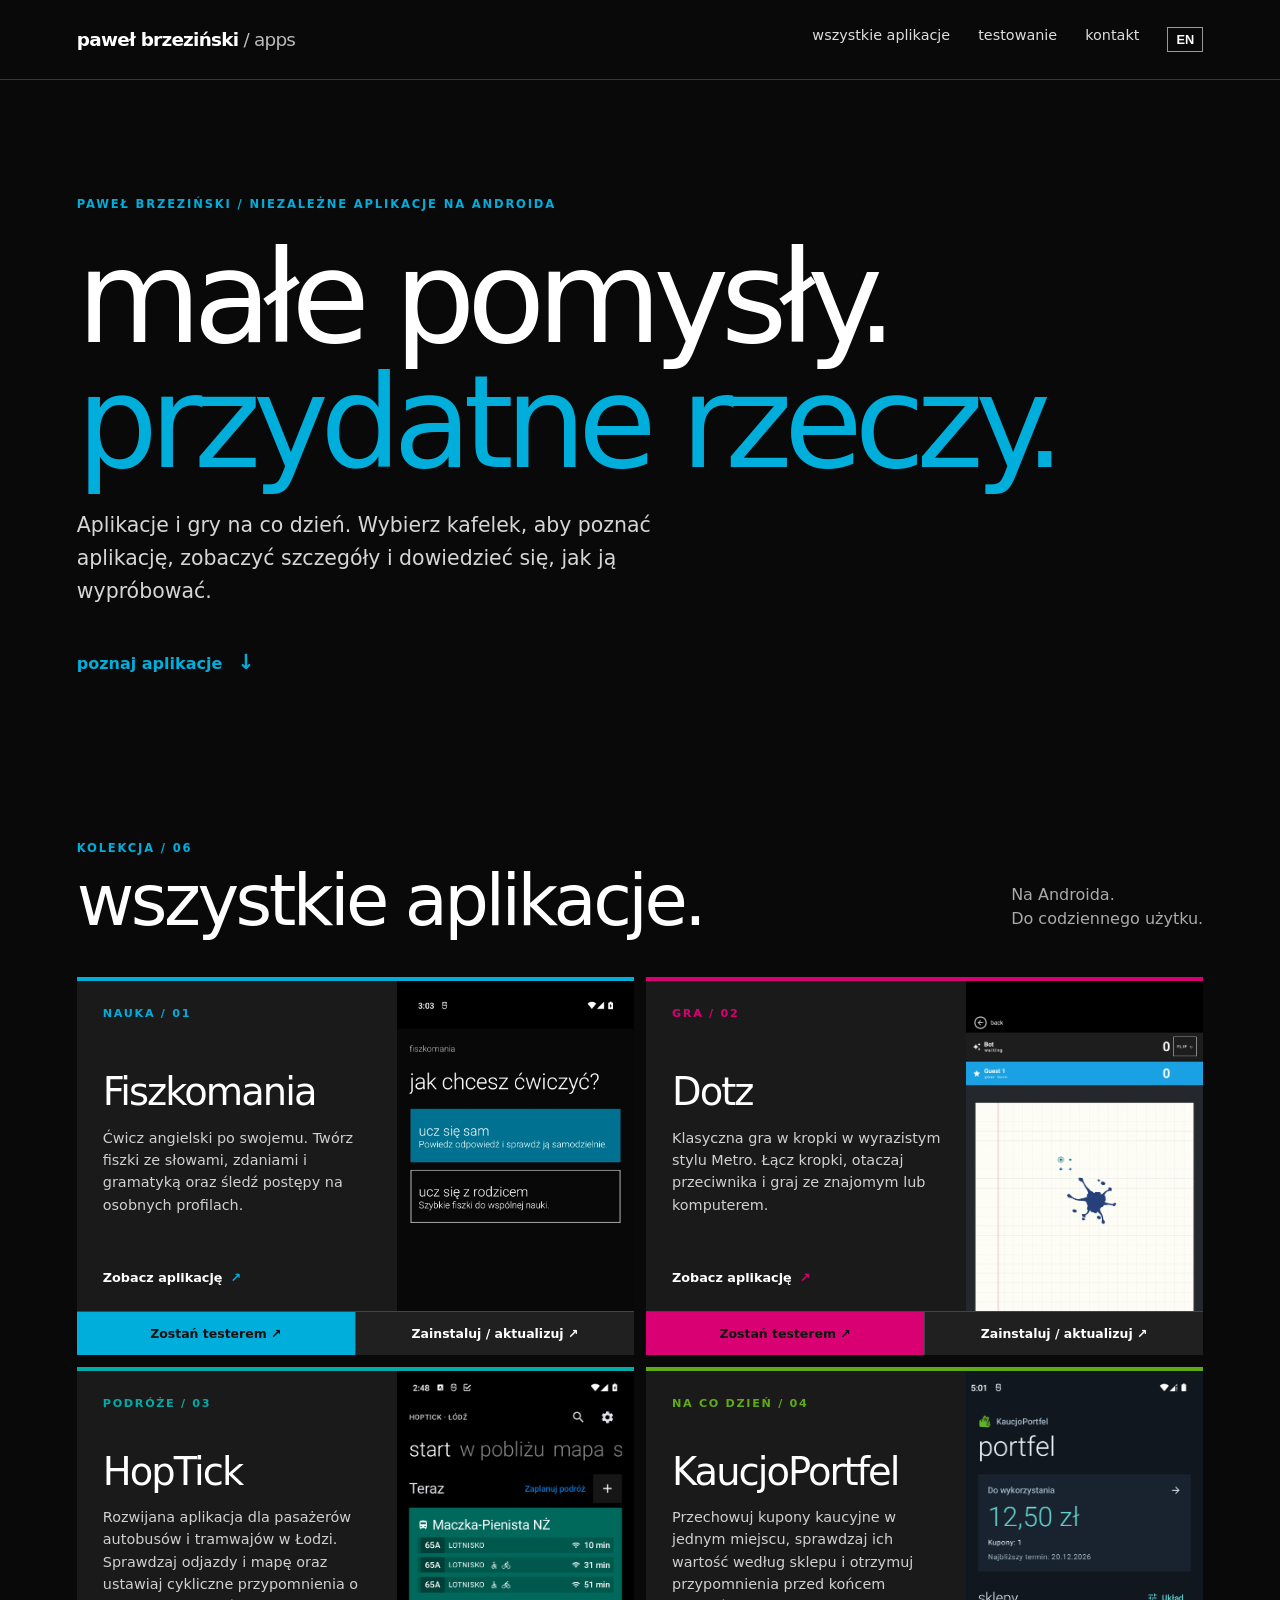
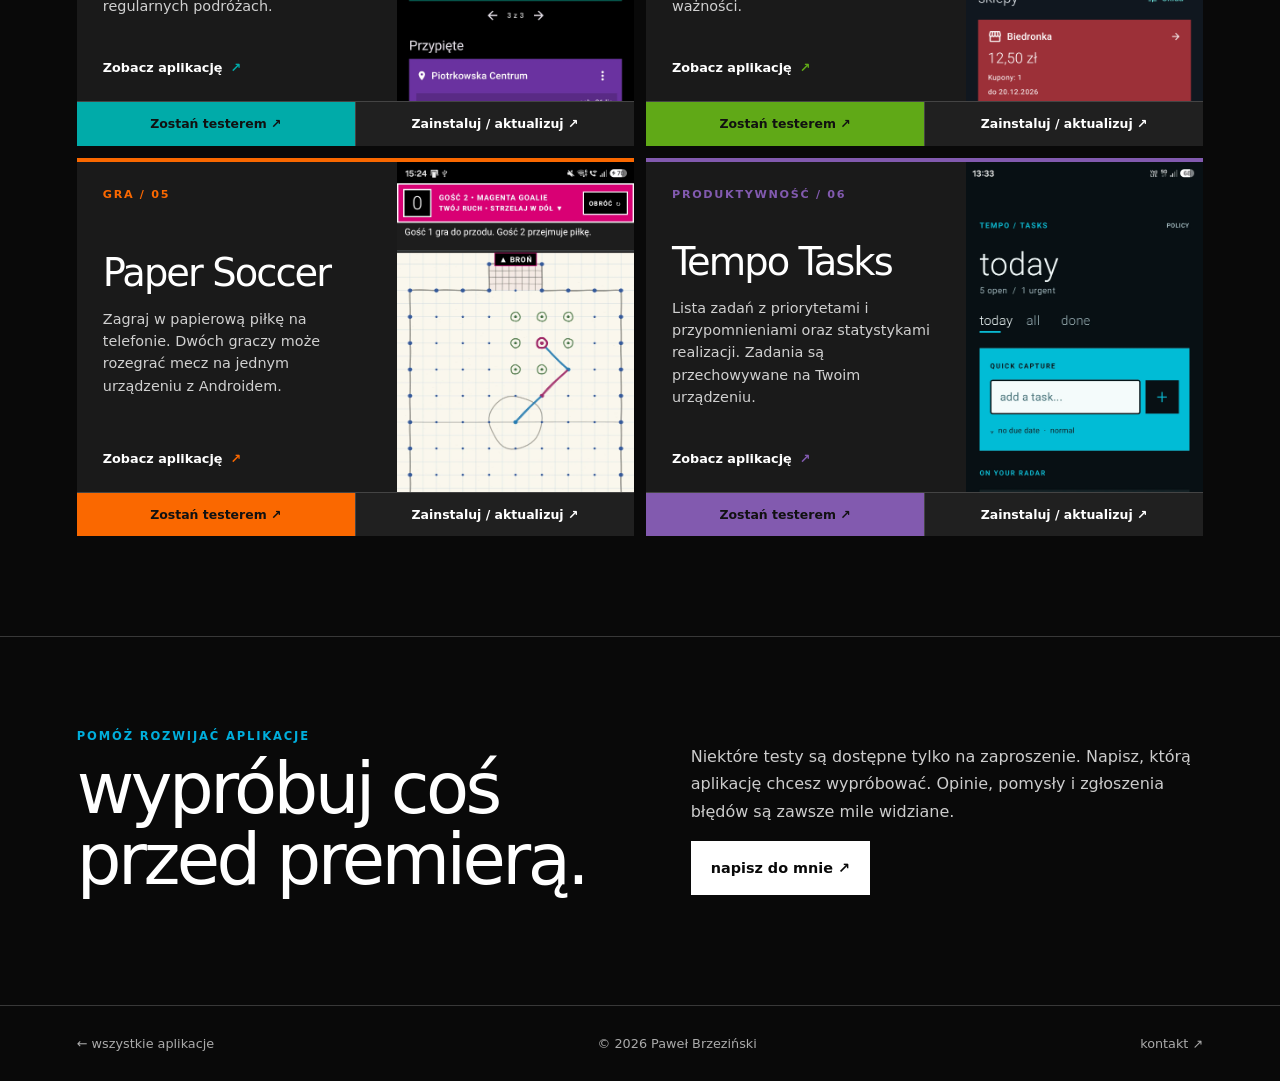
<file: index.html>
<!doctype html><html lang="en"><head><meta charset="utf-8"><meta name="viewport" content="width=device-width,initial-scale=1"><meta name="theme-color" content="#080808"><title>Apps by Paweł Brzeziński</title><link rel="stylesheet" href="/metro.css"></head><body style="--accent:#00aedc"><a class="skip" href="#main" target="_blank" rel="noopener noreferrer">Skip to content</a><header class="site-header"><a class="wordmark" href="/" target="_blank" rel="noopener noreferrer">paweł brzeziński<span> / apps</span></a><nav aria-label="Main navigation"><a href="/#apps" target="_blank" rel="noopener noreferrer">all apps</a><a href="/#testing" target="_blank" rel="noopener noreferrer">testing</a><a href="mailto:apps.pbrzezinski@gmail.com" target="_blank" rel="noopener noreferrer">contact</a></nav></header><main id="main"><section class="landing"><p class="overline">PAWEŁ BRZEZIŃSKI / INDEPENDENT ANDROID APPS</p><h1>little ideas.<br><span>useful things.</span></h1><p class="lead">Apps and games for everyday life. Pick a tile to discover an app, find its details and see how to try it.</p><a class="text-link" href="#apps" target="_blank" rel="noopener noreferrer">explore the apps <span>↓</span></a></section><section id="apps" class="content-section"><div class="section-title"><div><p class="overline">THE COLLECTION / 06</p><h2>all apps.</h2></div><p>Made for Android.<br>Made to be used.</p></div><div class="app-grid"><article class="app-card" style="--card-accent:#00aedc"><a class="app-card-link" href="/fiszkomania/" target="_blank" rel="noopener noreferrer"><div class="card-info"><span class="card-category"><span>LEARNING</span> / 01</span><div><h3>Fiszkomania</h3><p>Make English practice your own. Create cards for words, sentences and grammar, then practise and follow your progress with separate profiles.</p></div><span class="card-cta">Explore the app <span aria-hidden="true">↗</span></span></div><div class="card-image" aria-hidden="true"><img src="/assets/fiszkomania/study.webp" alt="" loading="lazy"></div></a><div class="card-actions" aria-label="Quick actions"><a class="card-action card-action-test" href="https://play.google.com/apps/testing/com.ppaul1989.fiszkomania" target="_blank" rel="noopener noreferrer" data-en="Join testing ↗" data-pl="Zostań testerem ↗">Join testing ↗</a><a class="card-action card-action-play" href="https://play.google.com/store/apps/details?id=com.ppaul1989.fiszkomania" target="_blank" rel="noopener noreferrer" data-en="Install / update ↗" data-pl="Zainstaluj / aktualizuj ↗">Install / update ↗</a></div></article><article class="app-card" style="--card-accent:#d80073"><a class="app-card-link" href="/dotz/" target="_blank" rel="noopener noreferrer"><div class="card-info"><span class="card-category"><span>GAME</span> / 02</span><div><h3>Dotz</h3><p>A classic paper-and-pencil territory game with a bold Metro look. Connect dots, surround your opponent and play against a friend or the computer.</p></div><span class="card-cta">Explore the app <span aria-hidden="true">↗</span></span></div><div class="card-image" aria-hidden="true"><img src="/assets/dotz/paper.webp" alt="" loading="lazy"></div></a><div class="card-actions" aria-label="Quick actions"><a class="card-action card-action-test" href="https://play.google.com/apps/testing/com.ppaul1989.dotz" target="_blank" rel="noopener noreferrer" data-en="Join testing ↗" data-pl="Zostań testerem ↗">Join testing ↗</a><a class="card-action card-action-play" href="https://play.google.com/store/apps/details?id=com.ppaul1989.dotz" target="_blank" rel="noopener noreferrer" data-en="Install / update ↗" data-pl="Zainstaluj / aktualizuj ↗">Install / update ↗</a></div></article><article class="app-card" style="--card-accent:#00aba9"><a class="app-card-link" href="/hoptick/" target="_blank" rel="noopener noreferrer"><div class="card-info"><span class="card-category"><span>TRAVEL</span> / 03</span><div><h3>HopTick</h3><p>A work-in-progress bus and tram companion for Łódź. Explore departures, a map and recurring reminders for your regular journeys.</p></div><span class="card-cta">Explore the app <span aria-hidden="true">↗</span></span></div><div class="card-image" aria-hidden="true"><img src="/assets/hoptick/home.webp" alt="" loading="lazy"></div></a><div class="card-actions" aria-label="Quick actions"><a class="card-action card-action-test" href="https://play.google.com/apps/testing/com.ppaul1989.hoptick" target="_blank" rel="noopener noreferrer" data-en="Join testing ↗" data-pl="Zostań testerem ↗">Join testing ↗</a><a class="card-action card-action-play" href="https://play.google.com/store/apps/details?id=com.ppaul1989.hoptick" target="_blank" rel="noopener noreferrer" data-en="Install / update ↗" data-pl="Zainstaluj / aktualizuj ↗">Install / update ↗</a></div></article><article class="app-card" style="--card-accent:#60a917"><a class="app-card-link" href="/kaucjoportfel/" target="_blank" rel="noopener noreferrer"><div class="card-info"><span class="card-category"><span>EVERYDAY</span> / 04</span><div><h3>KaucjoPortfel</h3><p>Keep deposit-return vouchers together, see their value by shop and get reminders before they expire.</p></div><span class="card-cta">Explore the app <span aria-hidden="true">↗</span></span></div><div class="card-image" aria-hidden="true"><img src="/assets/kaucjoportfel/wallet.png" alt="" loading="lazy"></div></a><div class="card-actions" aria-label="Quick actions"><a class="card-action card-action-test" href="https://play.google.com/apps/testing/com.ppaul1989.kaucjomat" target="_blank" rel="noopener noreferrer" data-en="Join testing ↗" data-pl="Zostań testerem ↗">Join testing ↗</a><a class="card-action card-action-play" href="https://play.google.com/store/apps/details?id=com.ppaul1989.kaucjomat" target="_blank" rel="noopener noreferrer" data-en="Install / update ↗" data-pl="Zainstaluj / aktualizuj ↗">Install / update ↗</a></div></article><article class="app-card" style="--card-accent:#fa6800"><a class="app-card-link" href="/papersoccer/" target="_blank" rel="noopener noreferrer"><div class="card-info"><span class="card-category"><span>GAME</span> / 05</span><div><h3>Paper Soccer</h3><p>Bring the pen-and-paper game to your phone for a match between two players on one Android device.</p></div><span class="card-cta">Explore the app <span aria-hidden="true">↗</span></span></div><div class="card-image" aria-hidden="true"><img src="/assets/papersoccer/match.webp" alt="" loading="lazy"></div></a><div class="card-actions" aria-label="Quick actions"><a class="card-action card-action-test" href="https://play.google.com/apps/testing/com.ppaul1989.papersoccer" target="_blank" rel="noopener noreferrer" data-en="Join testing ↗" data-pl="Zostań testerem ↗">Join testing ↗</a><a class="card-action card-action-play" href="https://play.google.com/store/apps/details?id=com.ppaul1989.papersoccer" target="_blank" rel="noopener noreferrer" data-en="Install / update ↗" data-pl="Zainstaluj / aktualizuj ↗">Install / update ↗</a></div></article><article class="app-card" style="--card-accent:#825aaf"><a class="app-card-link" href="/tempo-tasks/" target="_blank" rel="noopener noreferrer"><div class="card-info"><span class="card-category"><span>PRODUCTIVITY</span> / 06</span><div><h3>Tempo Tasks</h3><p>A task list with priorities, reminders and a look at how your days are going. Your tasks are stored on your device.</p></div><span class="card-cta">Explore the app <span aria-hidden="true">↗</span></span></div><div class="card-image" aria-hidden="true"><img src="/assets/tempo-tasks/today.webp" alt="" loading="lazy"></div></a><div class="card-actions" aria-label="Quick actions"><a class="card-action card-action-test" href="https://play.google.com/apps/testing/com.ppaul1989.tempotasks" target="_blank" rel="noopener noreferrer" data-en="Join testing ↗" data-pl="Zostań testerem ↗">Join testing ↗</a><a class="card-action card-action-play" href="https://play.google.com/store/apps/details?id=com.ppaul1989.tempotasks" target="_blank" rel="noopener noreferrer" data-en="Install / update ↗" data-pl="Zainstaluj / aktualizuj ↗">Install / update ↗</a></div></article></div></section><section class="testing" id="testing"><div><p class="overline">HELP SHAPE WHAT'S NEXT</p><h2>try something<br>early.</h2></div><div><p>Some tests are invitation-only. Get in touch and mention the app you’d like to try. Feedback, ideas and bug reports are always welcome.</p><a class="solid-btn" href="mailto:apps.pbrzezinski@gmail.com?subject=App%20testing" target="_blank" rel="noopener noreferrer">get in touch ↗</a></div></section></main><footer class="site-footer"><a href="/" target="_blank" rel="noopener noreferrer">← all apps</a><span>© 2026 Paweł Brzeziński</span><a href="mailto:apps.pbrzezinski@gmail.com" target="_blank" rel="noopener noreferrer">contact ↗</a></footer><script src="/locale.js"></script></body></html>
</file>
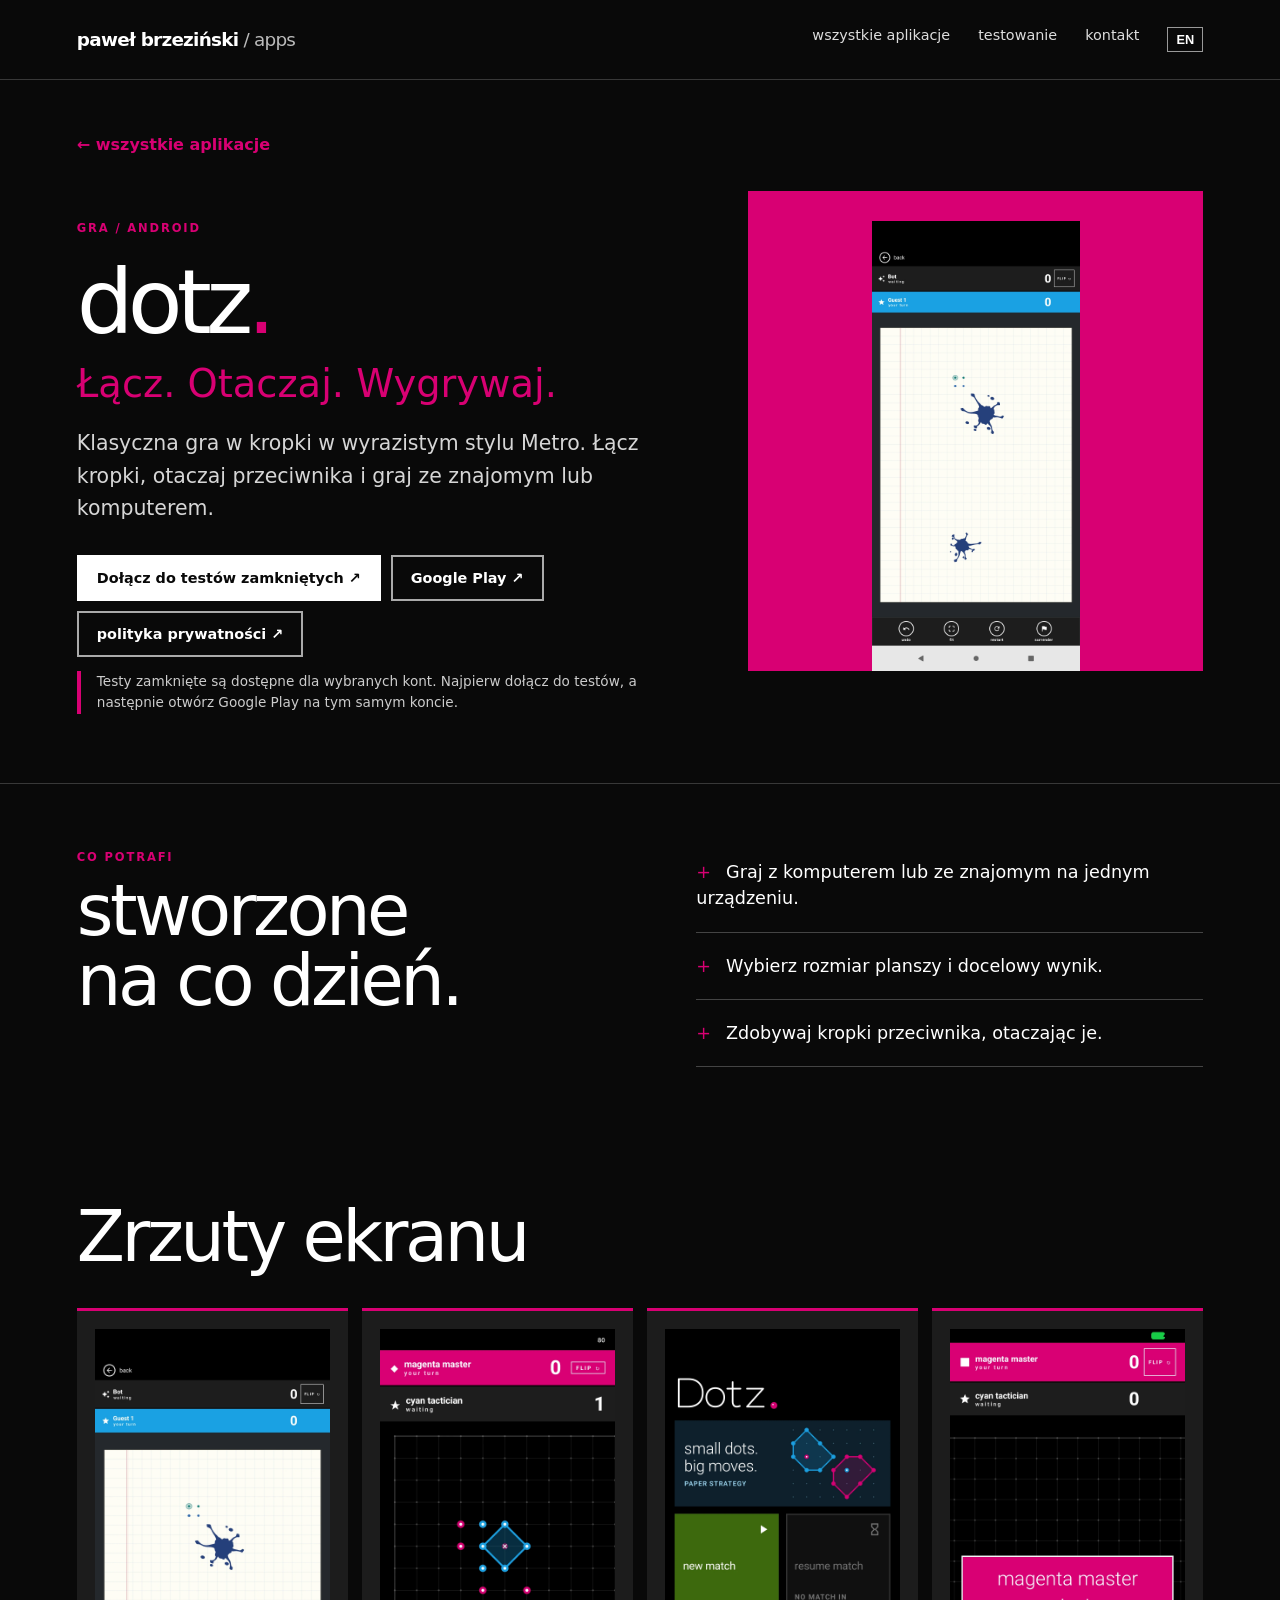
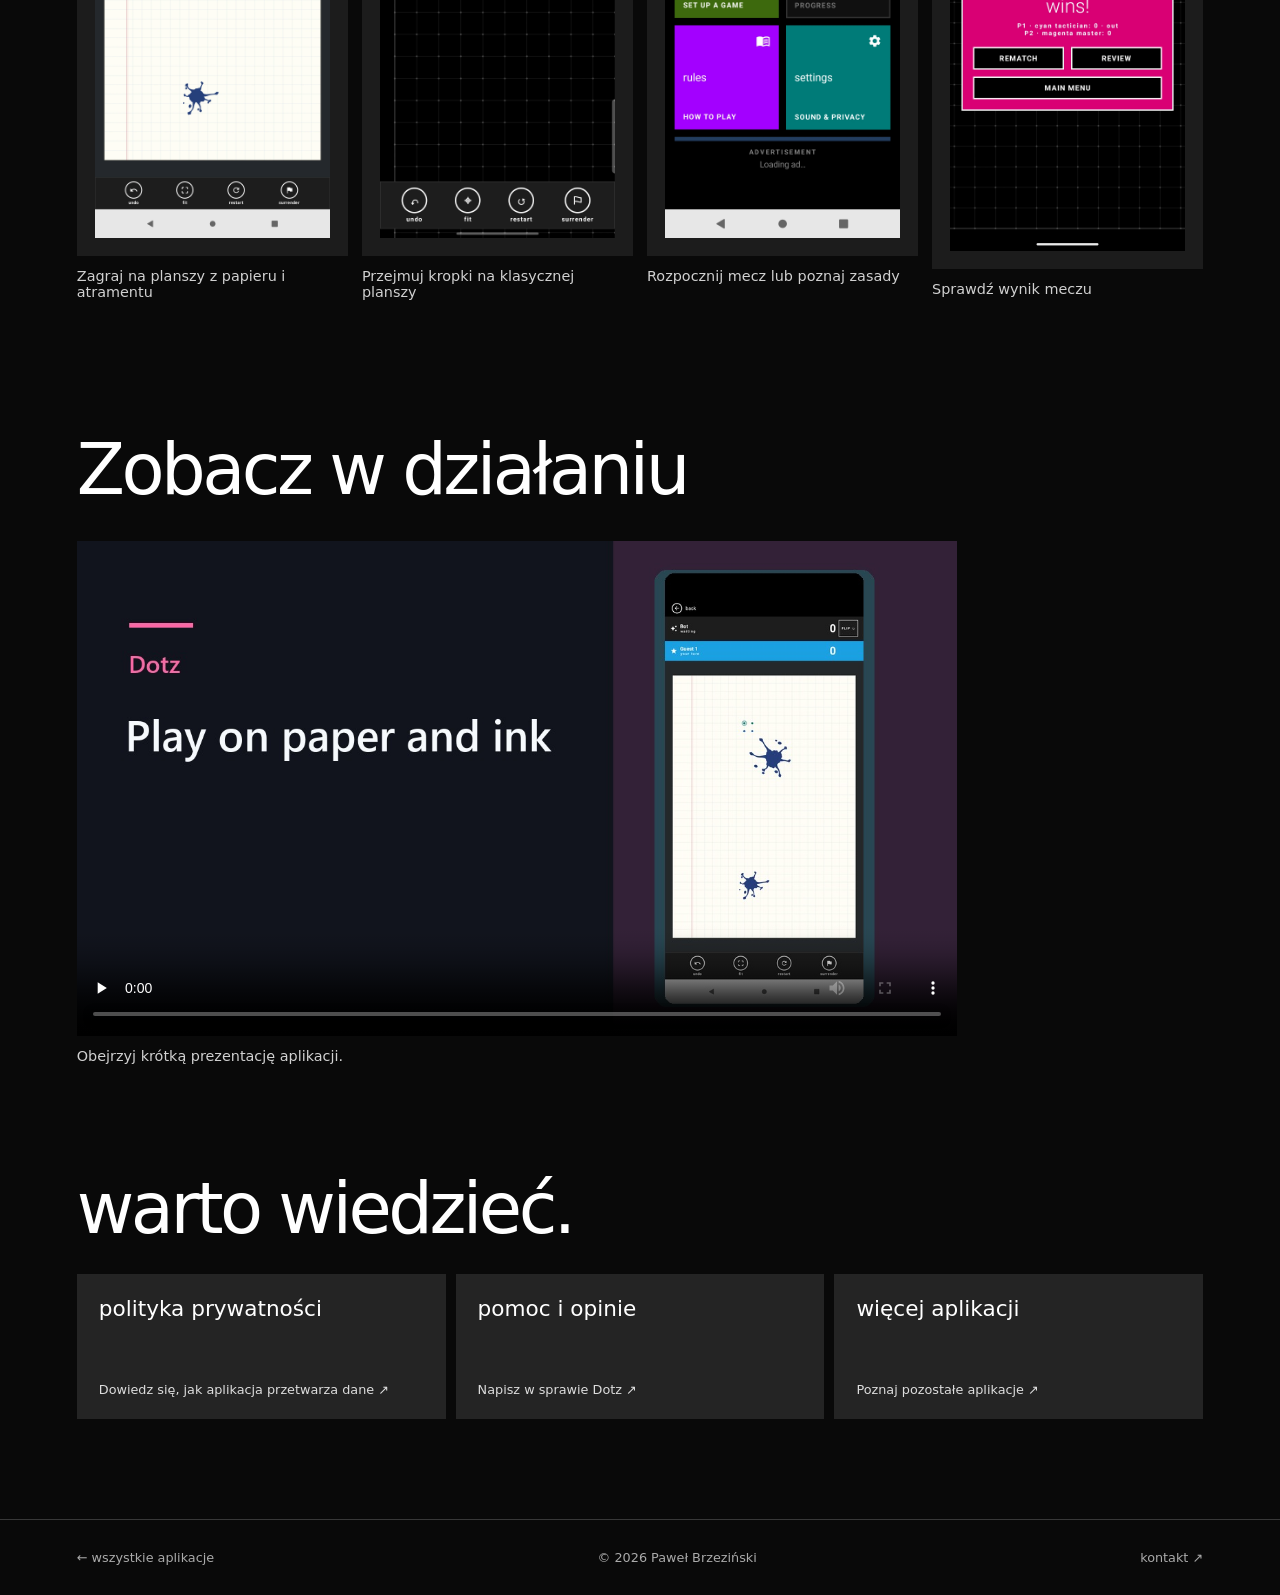
<file: dotz/index.html>
<!doctype html><html lang="en"><head><meta charset="utf-8"><meta name="viewport" content="width=device-width,initial-scale=1"><meta name="theme-color" content="#080808"><title>Dotz — Apps by Paweł Brzeziński</title><link rel="stylesheet" href="/metro.css"><link rel="stylesheet" href="/app-media.css"></head><body style="--accent:#d80073"><a class="skip" href="#main" target="_blank" rel="noopener noreferrer">Skip to content</a><header class="site-header"><a class="wordmark" href="/" target="_blank" rel="noopener noreferrer">paweł brzeziński<span> / apps</span></a><nav aria-label="Main navigation"><a href="/#apps" target="_blank" rel="noopener noreferrer">all apps</a><a href="/#testing" target="_blank" rel="noopener noreferrer">testing</a><a href="mailto:apps.pbrzezinski@gmail.com" target="_blank" rel="noopener noreferrer">contact</a></nav></header><main id="main"><section class="app-hero"><div><a class="back" href="/#apps" target="_blank" rel="noopener noreferrer">← all apps</a><p class="overline">GAME / ANDROID</p><h1>dotz<span class="period">.</span></h1><h2>Connect. Surround. Win.</h2><p class="lead">A classic paper-and-pencil territory game with a bold Metro look. Connect dots, surround your opponent and play against a friend or the computer.</p><div class="actions"><a class="solid-btn" href="https://play.google.com/apps/testing/com.ppaul1989.dotz" data-en="Join closed test ↗" data-pl="Dołącz do testów zamkniętych ↗" target="_blank" rel="noopener noreferrer">Join closed test ↗</a><a class="outline-btn" href="https://play.google.com/store/apps/details?id=com.ppaul1989.dotz" target="_blank" rel="noopener noreferrer">Google Play ↗</a><a class="outline-btn" href="/dotz/privacy.html" target="_blank" rel="noopener noreferrer">privacy policy ↗</a></div><p class="notice" data-en="Closed testing is available to selected accounts. Join the test first, then open Google Play with the same account." data-pl="Testy zamknięte są dostępne dla wybranych kont. Najpierw dołącz do testów, a następnie otwórz Google Play na tym samym koncie.">Closed testing is available to selected accounts. Join the test first, then open Google Play with the same account.</p></div><div class="phone"><img src="/assets/dotz/paper.webp" alt="Dotz app screenshot"></div></section><section class="content-section details"><div><p class="overline">WHAT IT DOES</p><h2>made for<br>the moment.</h2></div><ul><li>Play solo against the computer or share a device with a friend.</li><li>Choose a board size and a target score.</li><li>Capture opposing dots by surrounding them.</li></ul></section><section class="screen-gallery app-screens" aria-labelledby="app-screens">
    <h2 id="app-screens" data-en="Screenshots" data-pl="Zrzuty ekranu">Screenshots</h2>
    <div class="screen-gallery-grid">
      <figure>
        <a href="/assets/dotz/paper.webp" aria-labelledby="shot-paper" target="_blank" rel="noopener noreferrer">
          <img src="/assets/dotz/paper.webp" width="1080" height="2340" alt="" loading="lazy">
        </a>
        <figcaption id="shot-paper" data-en="Play on paper and ink" data-pl="Zagraj na planszy z papieru i atramentu">Play on paper and ink</figcaption>
      </figure>
      <figure>
        <a href="/assets/dotz/classic.webp" aria-labelledby="shot-classic" target="_blank" rel="noopener noreferrer">
          <img src="/assets/dotz/classic.webp" width="1080" height="2340" alt="" loading="lazy">
        </a>
        <figcaption id="shot-classic" data-en="Capture dots on the classic grid" data-pl="Przejmuj kropki na klasycznej planszy">Capture dots on the classic grid</figcaption>
      </figure>
      <figure>
        <a href="/assets/dotz/home.webp" aria-labelledby="shot-home" target="_blank" rel="noopener noreferrer">
          <img src="/assets/dotz/home.webp" width="1080" height="2340" alt="" loading="lazy">
        </a>
        <figcaption id="shot-home" data-en="Start a match or learn the rules" data-pl="Rozpocznij mecz lub poznaj zasady">Start a match or learn the rules</figcaption>
      </figure>
      <figure>
        <a href="/assets/dotz/results.webp" aria-labelledby="shot-results" target="_blank" rel="noopener noreferrer">
          <img src="/assets/dotz/results.webp" width="1080" height="2400" alt="" loading="lazy">
        </a>
        <figcaption id="shot-results" data-en="Review the match results" data-pl="Sprawdź wynik meczu">Review the match results</figcaption>
      </figure>
    </div>
  </section>
  <section class="screen-gallery" aria-labelledby="app-video">
    <h2 id="app-video" data-en="See it in action" data-pl="Zobacz w działaniu">App preview</h2>
    <figure class="app-preview">
      <video controls playsinline preload="none" poster="/assets/dotz/poster.jpg"
          width="1280" height="720" aria-labelledby="app-video" aria-describedby="app-video-description">
        <source src="/assets/dotz/preview.mp4" type="video/mp4">
      </video>
      <figcaption id="app-video-description" data-en="Watch a short app preview." data-pl="Obejrzyj krótką prezentację aplikacji.">Watch a short app preview.</figcaption>
    </figure>
  </section><section class="more"><h2>good to know.</h2><div class="more-grid"><a href="/dotz/privacy.html" target="_blank" rel="noopener noreferrer"><strong>privacy policy</strong><span>Read how this app handles data ↗</span></a><a href="mailto:apps.pbrzezinski@gmail.com?subject=Dotz" target="_blank" rel="noopener noreferrer"><strong>support &amp; feedback</strong><span>Get in touch about Dotz ↗</span></a><a href="/#apps" target="_blank" rel="noopener noreferrer"><strong>more apps</strong><span>Explore the collection ↗</span></a></div></section></main><footer class="site-footer"><a href="/" target="_blank" rel="noopener noreferrer">← all apps</a><span>© 2026 Paweł Brzeziński</span><a href="mailto:apps.pbrzezinski@gmail.com" target="_blank" rel="noopener noreferrer">contact ↗</a></footer><script src="/locale.js"></script></body></html>
</file>
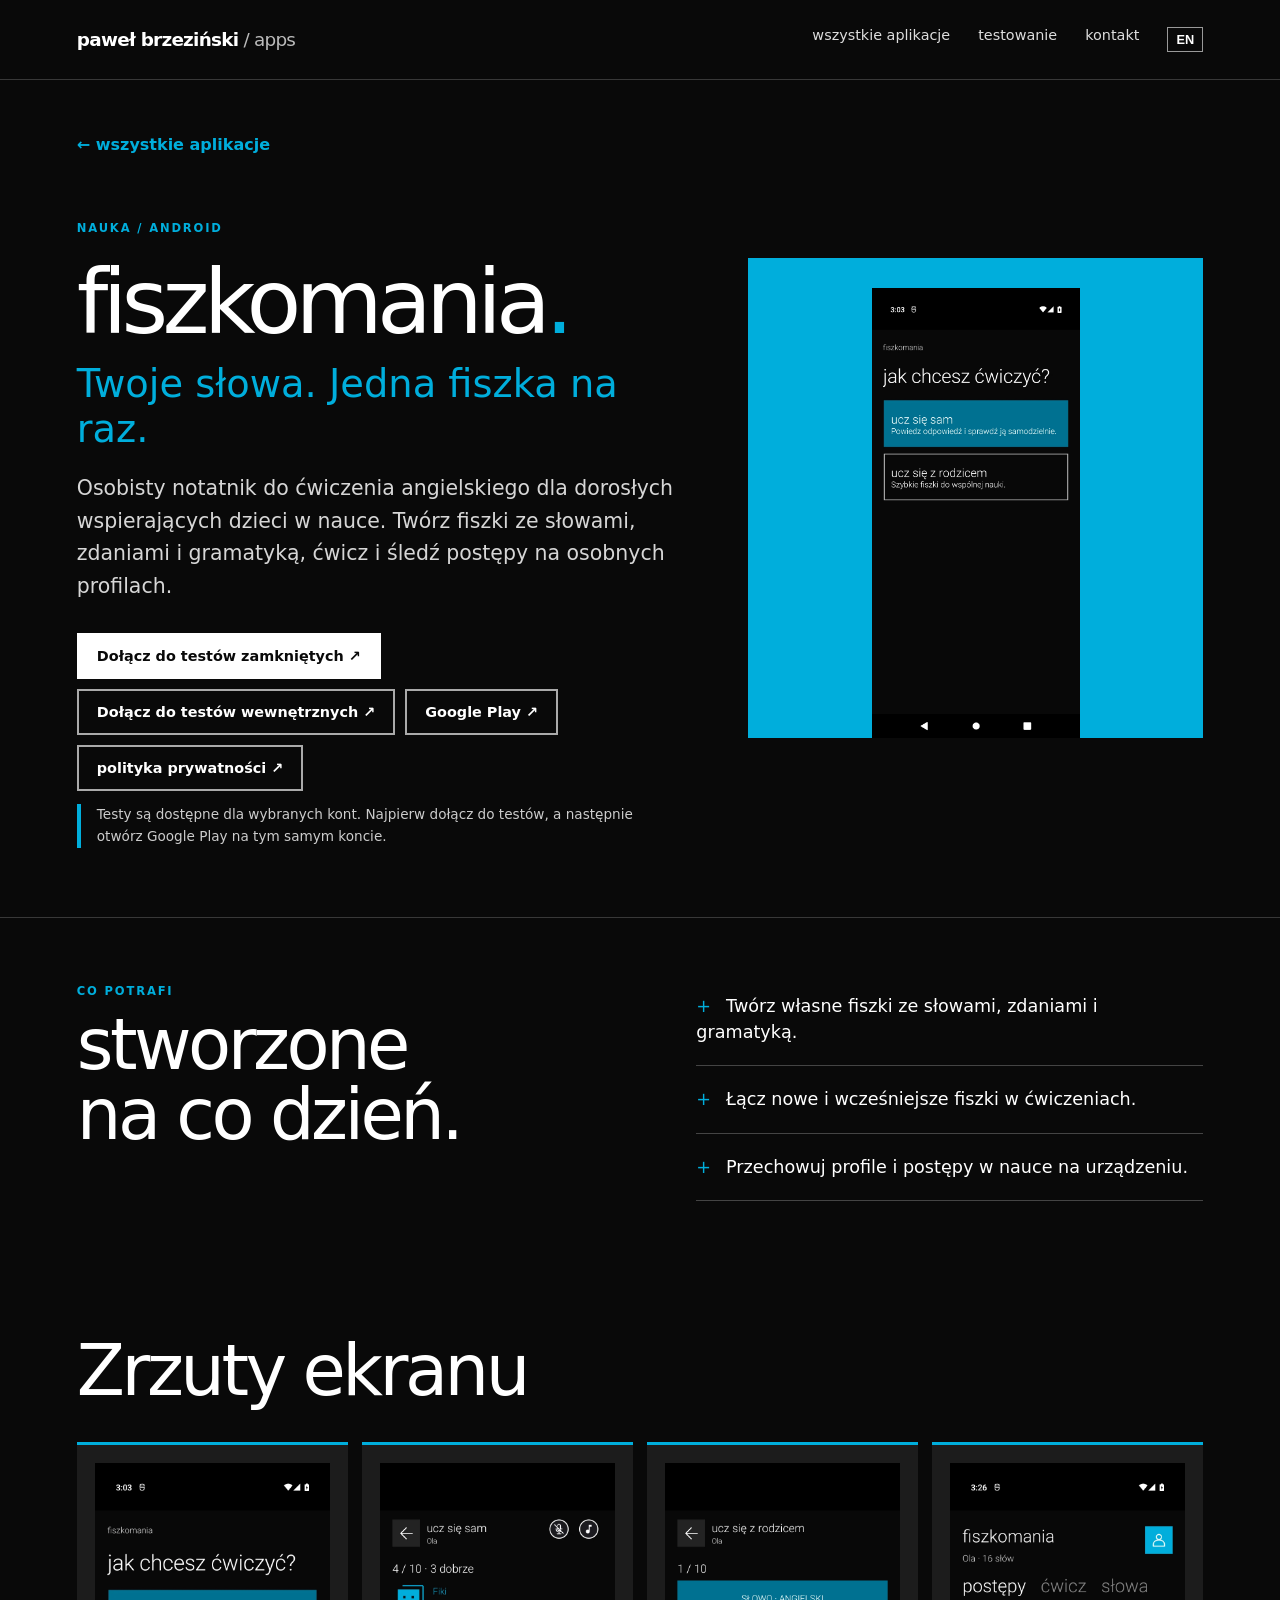
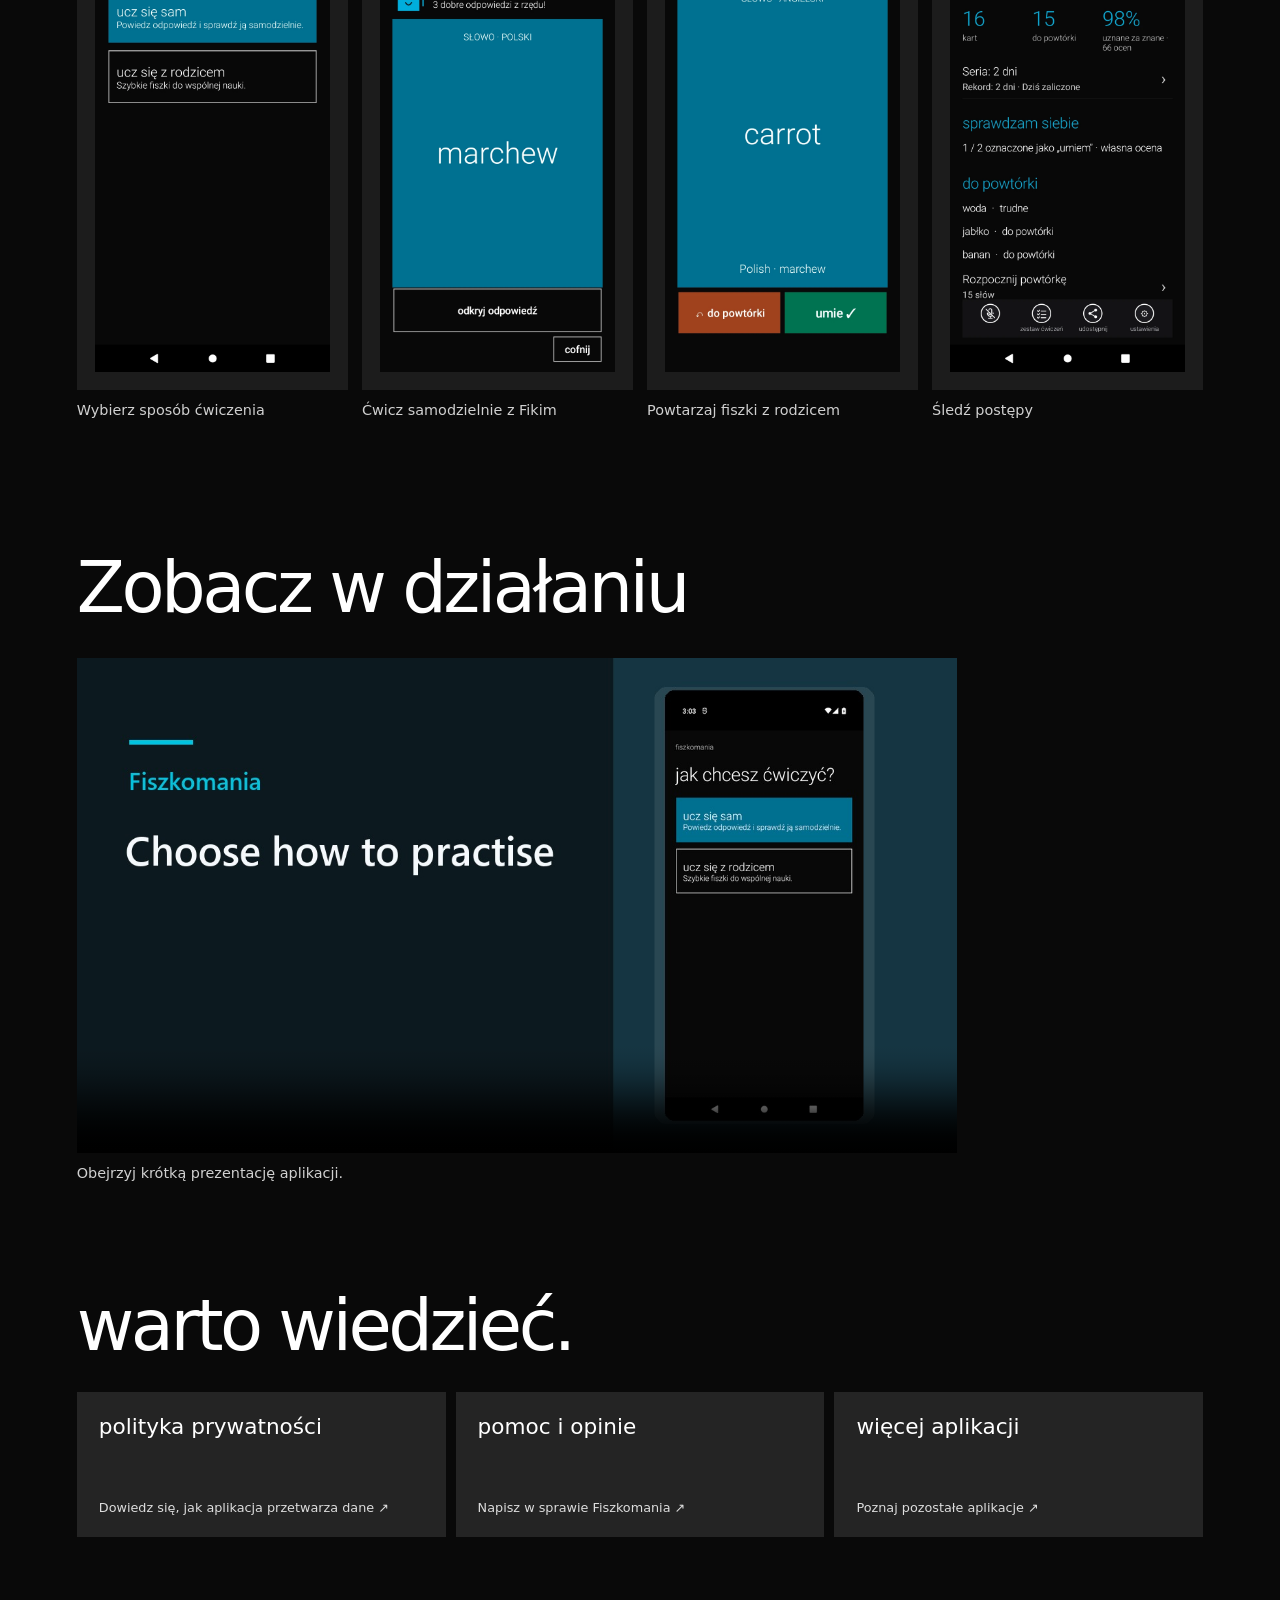
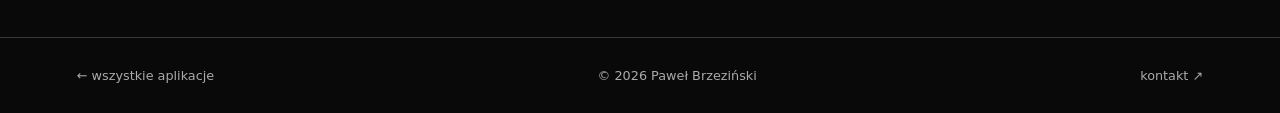
<file: fiszkomania/index.html>
<!doctype html><html lang="en"><head><meta charset="utf-8"><meta name="viewport" content="width=device-width,initial-scale=1"><meta name="theme-color" content="#080808"><title>Fiszkomania — Apps by Paweł Brzeziński</title><link rel="stylesheet" href="/metro.css"><link rel="stylesheet" href="/app-media.css"></head><body style="--accent:#00aedc"><a class="skip" href="#main" target="_blank" rel="noopener noreferrer">Skip to content</a><header class="site-header"><a class="wordmark" href="/" target="_blank" rel="noopener noreferrer">paweł brzeziński<span> / apps</span></a><nav aria-label="Main navigation"><a href="/#apps" target="_blank" rel="noopener noreferrer">all apps</a><a href="/#testing" target="_blank" rel="noopener noreferrer">testing</a><a href="mailto:apps.pbrzezinski@gmail.com" target="_blank" rel="noopener noreferrer">contact</a></nav></header><main id="main"><section class="app-hero"><div><a class="back" href="/#apps" target="_blank" rel="noopener noreferrer">← all apps</a><p class="overline">LEARNING / ANDROID</p><h1>fiszkomania<span class="period">.</span></h1><h2>Your words. One card at a time.</h2><p class="lead">A personal English practice notebook for adults guiding school-age learners. Create cards for words, sentences and grammar, then practise and follow progress across separate profiles.</p><div class="actions"><a class="solid-btn" href="https://play.google.com/apps/testing/com.ppaul1989.fiszkomania" target="_blank" rel="noopener noreferrer" data-en="Join closed test ↗" data-pl="Dołącz do testów zamkniętych ↗">Join closed test ↗</a><a class="outline-btn" href="https://play.google.com/apps/internaltest/4700979419852849292" target="_blank" rel="noopener noreferrer">Join internal test ↗</a><a class="outline-btn" href="https://play.google.com/store/apps/details?id=com.ppaul1989.fiszkomania" target="_blank" rel="noopener noreferrer">Google Play ↗</a><a class="outline-btn" href="/fiszkomania/privacy.html" target="_blank" rel="noopener noreferrer">privacy policy ↗</a></div><p class="notice" data-en="Testing is available to selected accounts. Join first, then open Google Play with the same account." data-pl="Testy są dostępne dla wybranych kont. Najpierw dołącz do testów, a następnie otwórz Google Play na tym samym koncie.">Testing is available to selected accounts. Join first, then open Google Play with the same account.</p></div><div class="phone"><img src="/assets/fiszkomania/study.webp" alt="Fiszkomania app screenshot"></div></section><section class="content-section details"><div><p class="overline">WHAT IT DOES</p><h2>made for<br>the moment.</h2></div><ul><li>Create your own word, sentence and grammar cards.</li><li>Mix new and earlier cards in practice challenges.</li><li>Keep profiles and learning progress on your device.</li></ul></section><section class="screen-gallery app-screens" aria-labelledby="app-screens">
    <h2 id="app-screens" data-en="Screenshots" data-pl="Zrzuty ekranu">Screenshots</h2>
    <div class="screen-gallery-grid">
      <figure>
        <a href="/assets/fiszkomania/study.webp" aria-labelledby="shot-study" target="_blank" rel="noopener noreferrer">
          <img src="/assets/fiszkomania/study.webp" width="720" height="1560" alt="" loading="lazy">
        </a>
        <figcaption id="shot-study" data-en="Choose how to practise" data-pl="Wybierz sposób ćwiczenia">Choose how to practise</figcaption>
      </figure>
      <figure>
        <a href="/assets/fiszkomania/fiki.webp" aria-labelledby="shot-fiki" target="_blank" rel="noopener noreferrer">
          <img src="/assets/fiszkomania/fiki.webp" width="720" height="1560" alt="" loading="lazy">
        </a>
        <figcaption id="shot-fiki" data-en="Practise solo with Fiki" data-pl="Ćwicz samodzielnie z Fikim">Practise solo with Fiki</figcaption>
      </figure>
      <figure>
        <a href="/assets/fiszkomania/parent.webp" aria-labelledby="shot-parent" target="_blank" rel="noopener noreferrer">
          <img src="/assets/fiszkomania/parent.webp" width="720" height="1560" alt="" loading="lazy">
        </a>
        <figcaption id="shot-parent" data-en="Review cards with a parent" data-pl="Powtarzaj fiszki z rodzicem">Review cards with a parent</figcaption>
      </figure>
      <figure>
        <a href="/assets/fiszkomania/progress.webp" aria-labelledby="shot-progress" target="_blank" rel="noopener noreferrer">
          <img src="/assets/fiszkomania/progress.webp" width="720" height="1560" alt="" loading="lazy">
        </a>
        <figcaption id="shot-progress" data-en="Track your progress" data-pl="Śledź postępy">Track your progress</figcaption>
      </figure>
    </div>
  </section>
  <section class="screen-gallery" aria-labelledby="app-video">
    <h2 id="app-video" data-en="See it in action" data-pl="Zobacz w działaniu">App preview</h2>
    <figure class="app-preview">
      <video controls playsinline preload="none" poster="/assets/fiszkomania/poster.jpg"
          width="1280" height="720" aria-labelledby="app-video" aria-describedby="app-video-description">
        <source src="/assets/fiszkomania/preview.mp4" type="video/mp4">
      </video>
      <figcaption id="app-video-description" data-en="Watch a short app preview." data-pl="Obejrzyj krótką prezentację aplikacji.">Watch a short app preview.</figcaption>
    </figure>
  </section><section class="more"><h2>good to know.</h2><div class="more-grid"><a href="/fiszkomania/privacy.html" target="_blank" rel="noopener noreferrer"><strong>privacy policy</strong><span>Read how this app handles data ↗</span></a><a href="mailto:apps.pbrzezinski@gmail.com?subject=Fiszkomania" target="_blank" rel="noopener noreferrer"><strong>support &amp; feedback</strong><span>Get in touch about Fiszkomania ↗</span></a><a href="/#apps" target="_blank" rel="noopener noreferrer"><strong>more apps</strong><span>Explore the collection ↗</span></a></div></section></main><footer class="site-footer"><a href="/" target="_blank" rel="noopener noreferrer">← all apps</a><span>© 2026 Paweł Brzeziński</span><a href="mailto:apps.pbrzezinski@gmail.com" target="_blank" rel="noopener noreferrer">contact ↗</a></footer><script src="/locale.js"></script></body></html>
</file>
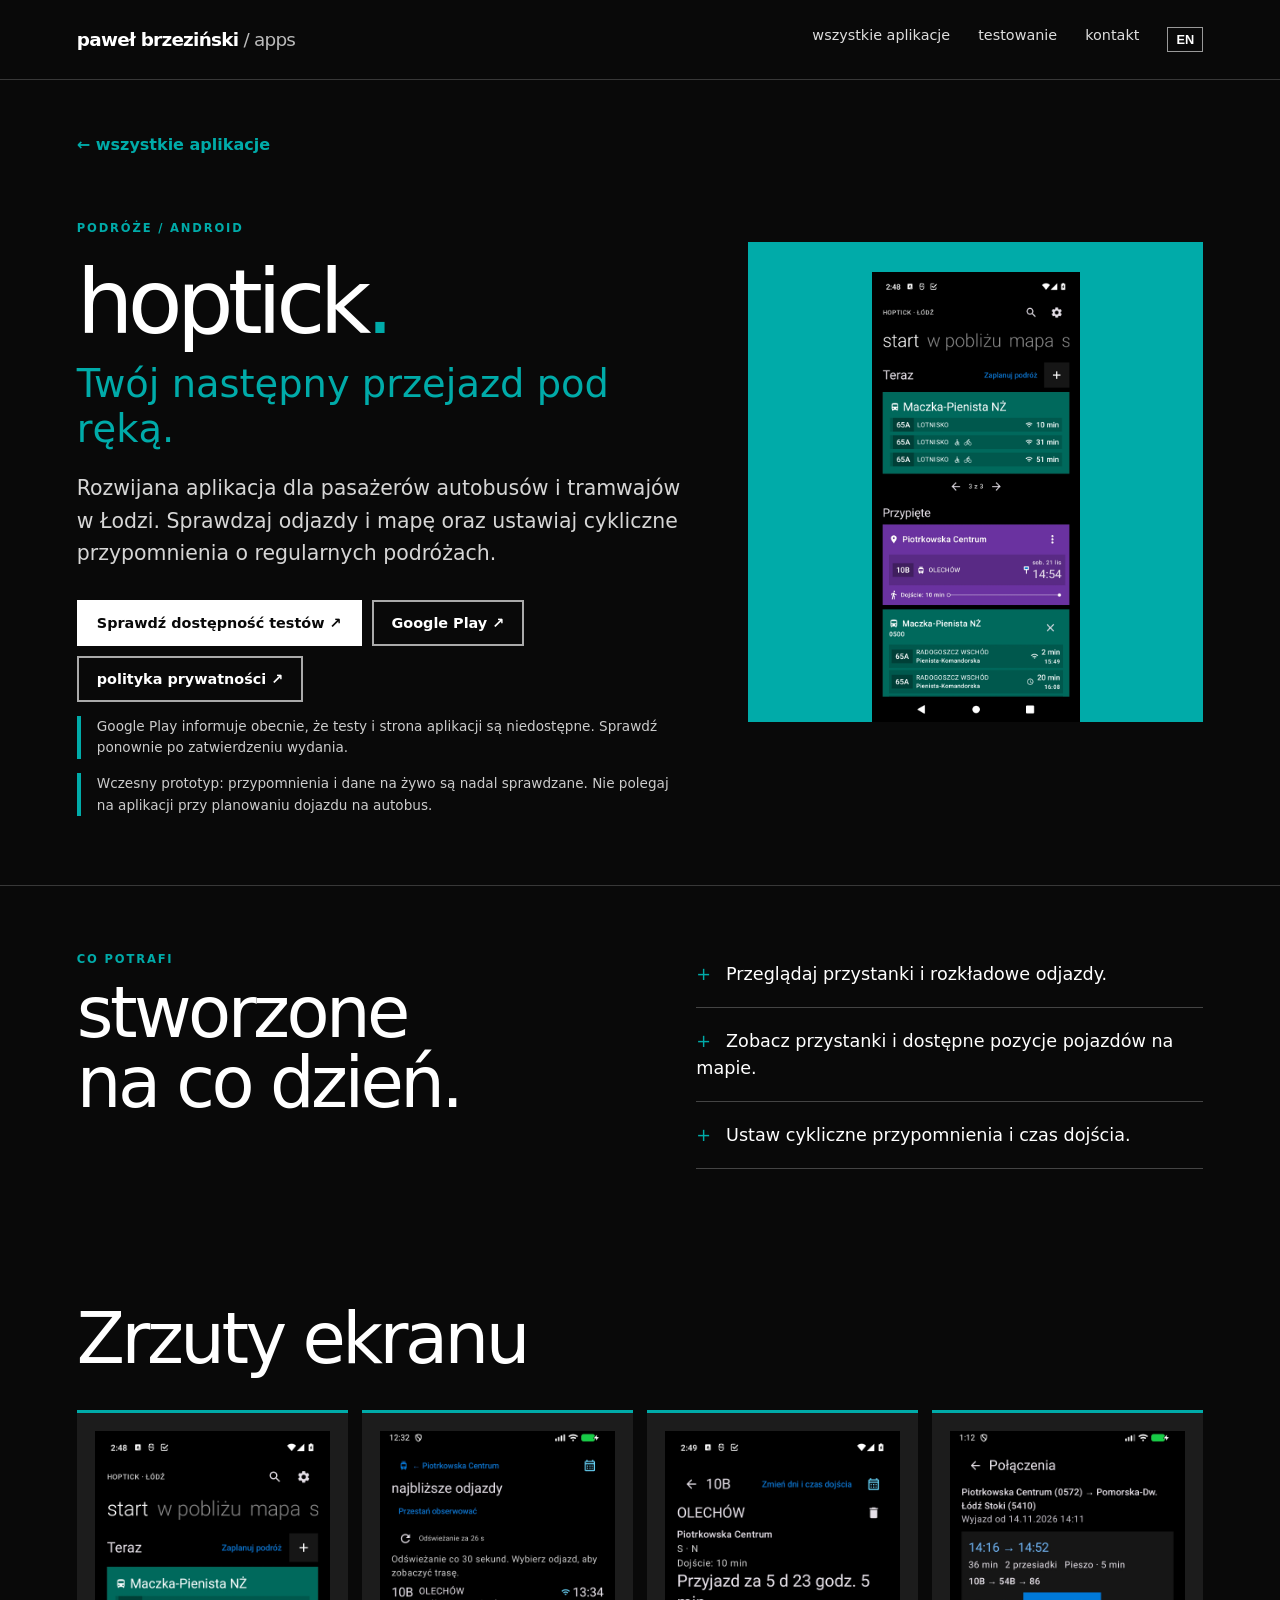
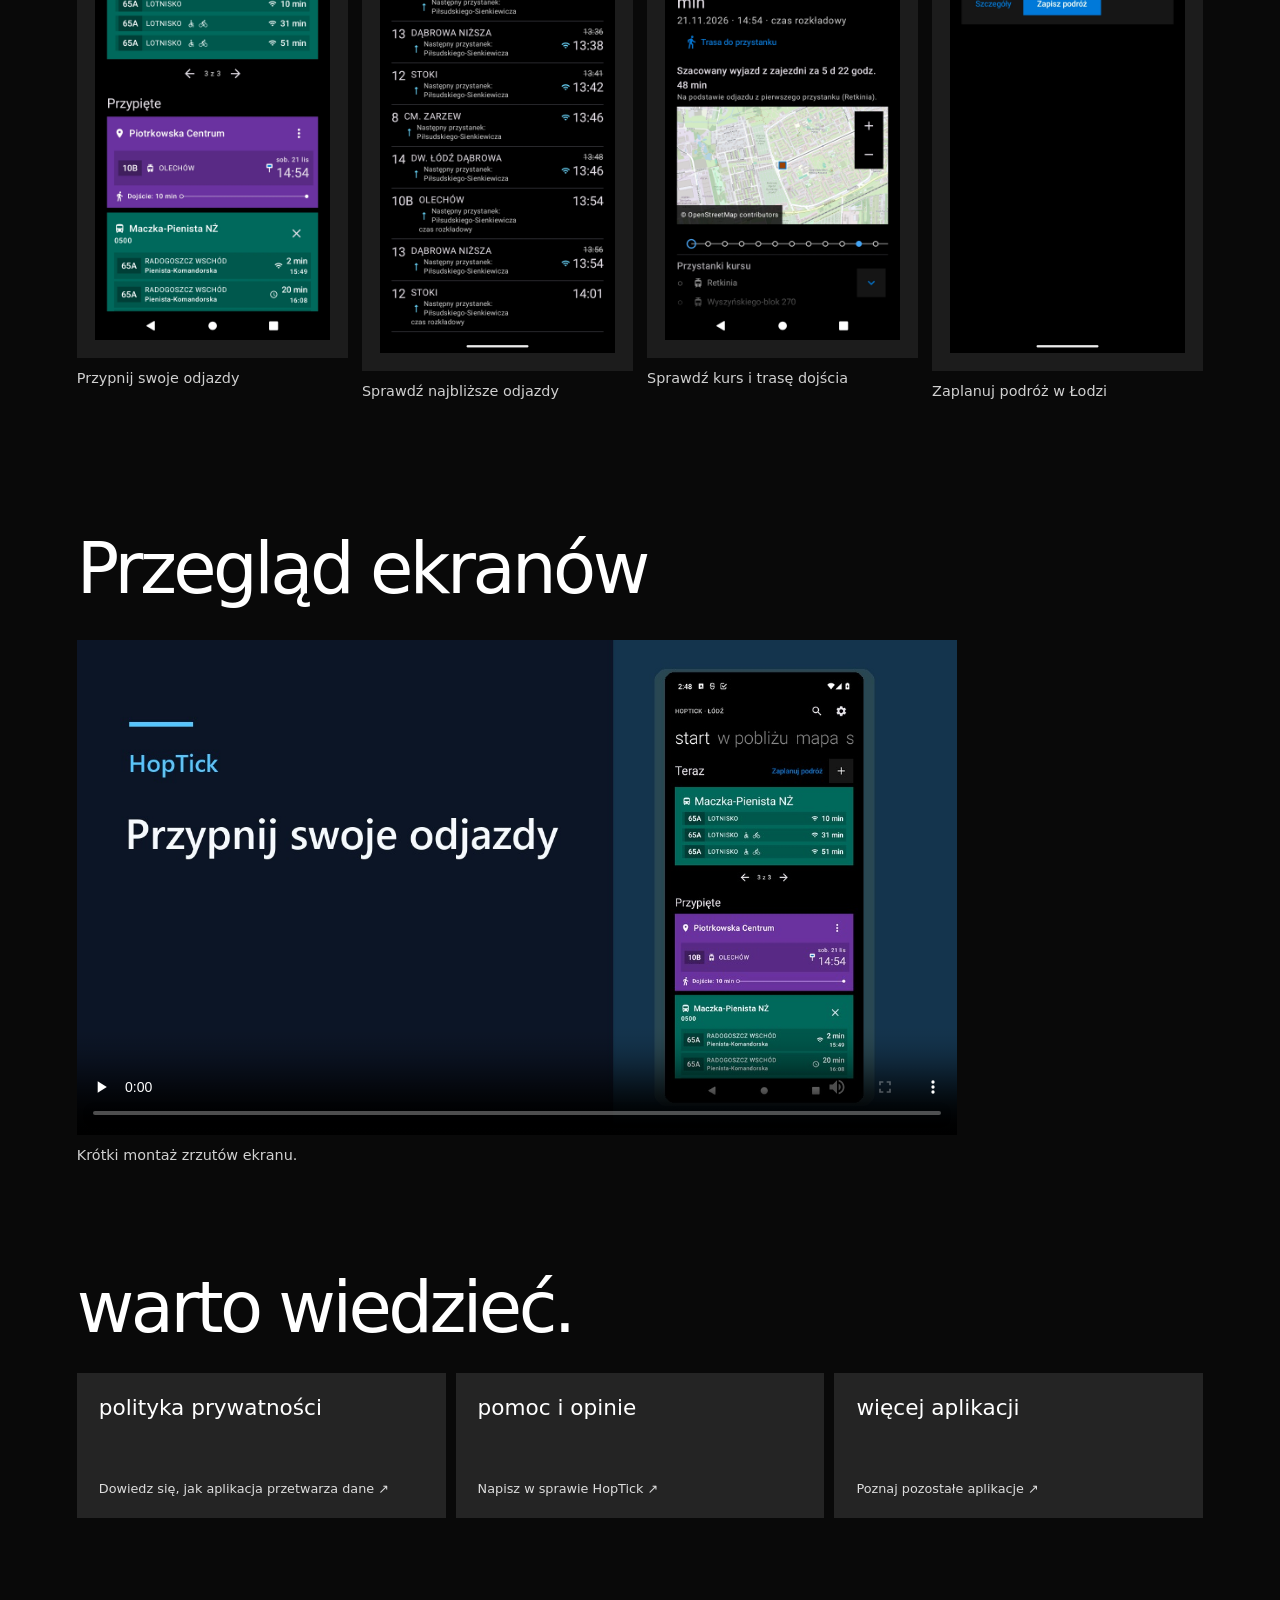
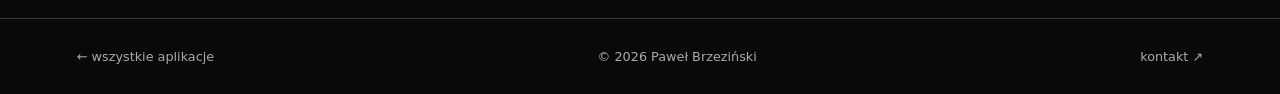
<file: hoptick/index.html>
<!doctype html><html lang="en"><head><meta charset="utf-8"><meta name="viewport" content="width=device-width,initial-scale=1"><meta name="theme-color" content="#080808"><title>HopTick — Apps by Paweł Brzeziński</title><link rel="stylesheet" href="/metro.css"><link rel="stylesheet" href="/app-media.css"></head><body style="--accent:#00aba9"><a class="skip" href="#main" target="_blank" rel="noopener noreferrer">Skip to content</a><header class="site-header"><a class="wordmark" href="/" target="_blank" rel="noopener noreferrer">paweł brzeziński<span> / apps</span></a><nav aria-label="Main navigation"><a href="/#apps" target="_blank" rel="noopener noreferrer">all apps</a><a href="/#testing" target="_blank" rel="noopener noreferrer">testing</a><a href="mailto:apps.pbrzezinski@gmail.com" target="_blank" rel="noopener noreferrer">contact</a></nav></header><main id="main"><section class="app-hero"><div><a class="back" href="/#apps" target="_blank" rel="noopener noreferrer">← all apps</a><p class="overline">TRAVEL / ANDROID</p><h1>hoptick<span class="period">.</span></h1><h2>Your next ride, in sight.</h2><p class="lead">A work-in-progress bus and tram companion for Łódź. Explore departures, a map and recurring reminders for your regular journeys.</p><div class="actions"><a class="solid-btn" href="https://play.google.com/apps/testing/com.ppaul1989.hoptick" target="_blank" rel="noopener noreferrer" data-en="Check test availability ↗" data-pl="Sprawdź dostępność testów ↗">Check test availability ↗</a><a class="outline-btn" href="https://play.google.com/store/apps/details?id=com.ppaul1989.hoptick" target="_blank" rel="noopener noreferrer">Google Play ↗</a><a class="outline-btn" href="/hoptick/privacy.html" target="_blank" rel="noopener noreferrer">privacy policy ↗</a></div><p class="notice" data-en="Google Play currently reports that the test and listing are unavailable. Check again after the release is approved." data-pl="Google Play informuje obecnie, że testy i strona aplikacji są niedostępne. Sprawdź ponownie po zatwierdzeniu wydania.">Google Play currently reports that the test and listing are unavailable. Check again after the release is approved.</p><p class="notice">Early prototype: reminders and live information are still being verified. Please do not rely on it to catch a bus.</p></div><div class="phone"><img src="/assets/hoptick/home.webp" alt="HopTick app screenshot"></div></section><section class="content-section details"><div><p class="overline">WHAT IT DOES</p><h2>made for<br>the moment.</h2></div><ul><li>Browse stops and scheduled departures.</li><li>Explore stops and available vehicle positions on a map.</li><li>Set recurring reminders and walking time.</li></ul></section><section class="screen-gallery app-screens" aria-labelledby="app-screens">
    <h2 id="app-screens" data-en="Screenshots" data-pl="Zrzuty ekranu">Screenshots</h2>
    <div class="screen-gallery-grid">
      <figure>
        <a href="/assets/hoptick/home.webp" aria-labelledby="shot-home" target="_blank" rel="noopener noreferrer">
          <img src="/assets/hoptick/home.webp" width="1080" height="2340" alt="" loading="lazy">
        </a>
        <figcaption id="shot-home" data-en="Pin your departures" data-pl="Przypnij swoje odjazdy">Pin your departures</figcaption>
      </figure>
      <figure>
        <a href="/assets/hoptick/departures.webp" aria-labelledby="shot-departures" target="_blank" rel="noopener noreferrer">
          <img src="/assets/hoptick/departures.webp" width="1080" height="2400" alt="" loading="lazy">
        </a>
        <figcaption id="shot-departures" data-en="Check the next departures" data-pl="Sprawdź najbliższe odjazdy">Check the next departures</figcaption>
      </figure>
      <figure>
        <a href="/assets/hoptick/reminder.webp" aria-labelledby="shot-reminder" target="_blank" rel="noopener noreferrer">
          <img src="/assets/hoptick/reminder.webp" width="1080" height="2340" alt="" loading="lazy">
        </a>
        <figcaption id="shot-reminder" data-en="Check the departure and walking route" data-pl="Sprawdź kurs i trasę dojścia">Check the departure and walking route</figcaption>
      </figure>
      <figure>
        <a href="/assets/hoptick/trip.webp" aria-labelledby="shot-trip" target="_blank" rel="noopener noreferrer">
          <img src="/assets/hoptick/trip.webp" width="1080" height="2400" alt="" loading="lazy">
        </a>
        <figcaption id="shot-trip" data-en="Plan a journey in Łódź" data-pl="Zaplanuj podróż w Łodzi">Plan a journey in Łódź</figcaption>
      </figure>
    </div>
  </section>
  <section class="screen-gallery" aria-labelledby="app-video">
    <h2 id="app-video" data-en="Screen tour" data-pl="Przegląd ekranów">App preview</h2>
    <figure class="app-preview">
      <video controls playsinline preload="none" poster="/assets/hoptick/poster.jpg"
          width="1280" height="720" aria-labelledby="app-video" aria-describedby="app-video-description">
        <source src="/assets/hoptick/preview.mp4" type="video/mp4">
      </video>
      <figcaption id="app-video-description" data-en="A short montage of screenshots." data-pl="Krótki montaż zrzutów ekranu.">A short montage of screenshots.</figcaption>
    </figure>
  </section><section class="more"><h2>good to know.</h2><div class="more-grid"><a href="/hoptick/privacy.html" target="_blank" rel="noopener noreferrer"><strong>privacy policy</strong><span>Read how this app handles data ↗</span></a><a href="mailto:apps.pbrzezinski@gmail.com?subject=HopTick" target="_blank" rel="noopener noreferrer"><strong>support &amp; feedback</strong><span>Get in touch about HopTick ↗</span></a><a href="/#apps" target="_blank" rel="noopener noreferrer"><strong>more apps</strong><span>Explore the collection ↗</span></a></div></section></main><footer class="site-footer"><a href="/" target="_blank" rel="noopener noreferrer">← all apps</a><span>© 2026 Paweł Brzeziński</span><a href="mailto:apps.pbrzezinski@gmail.com" target="_blank" rel="noopener noreferrer">contact ↗</a></footer><script src="/locale.js"></script></body></html>
</file>
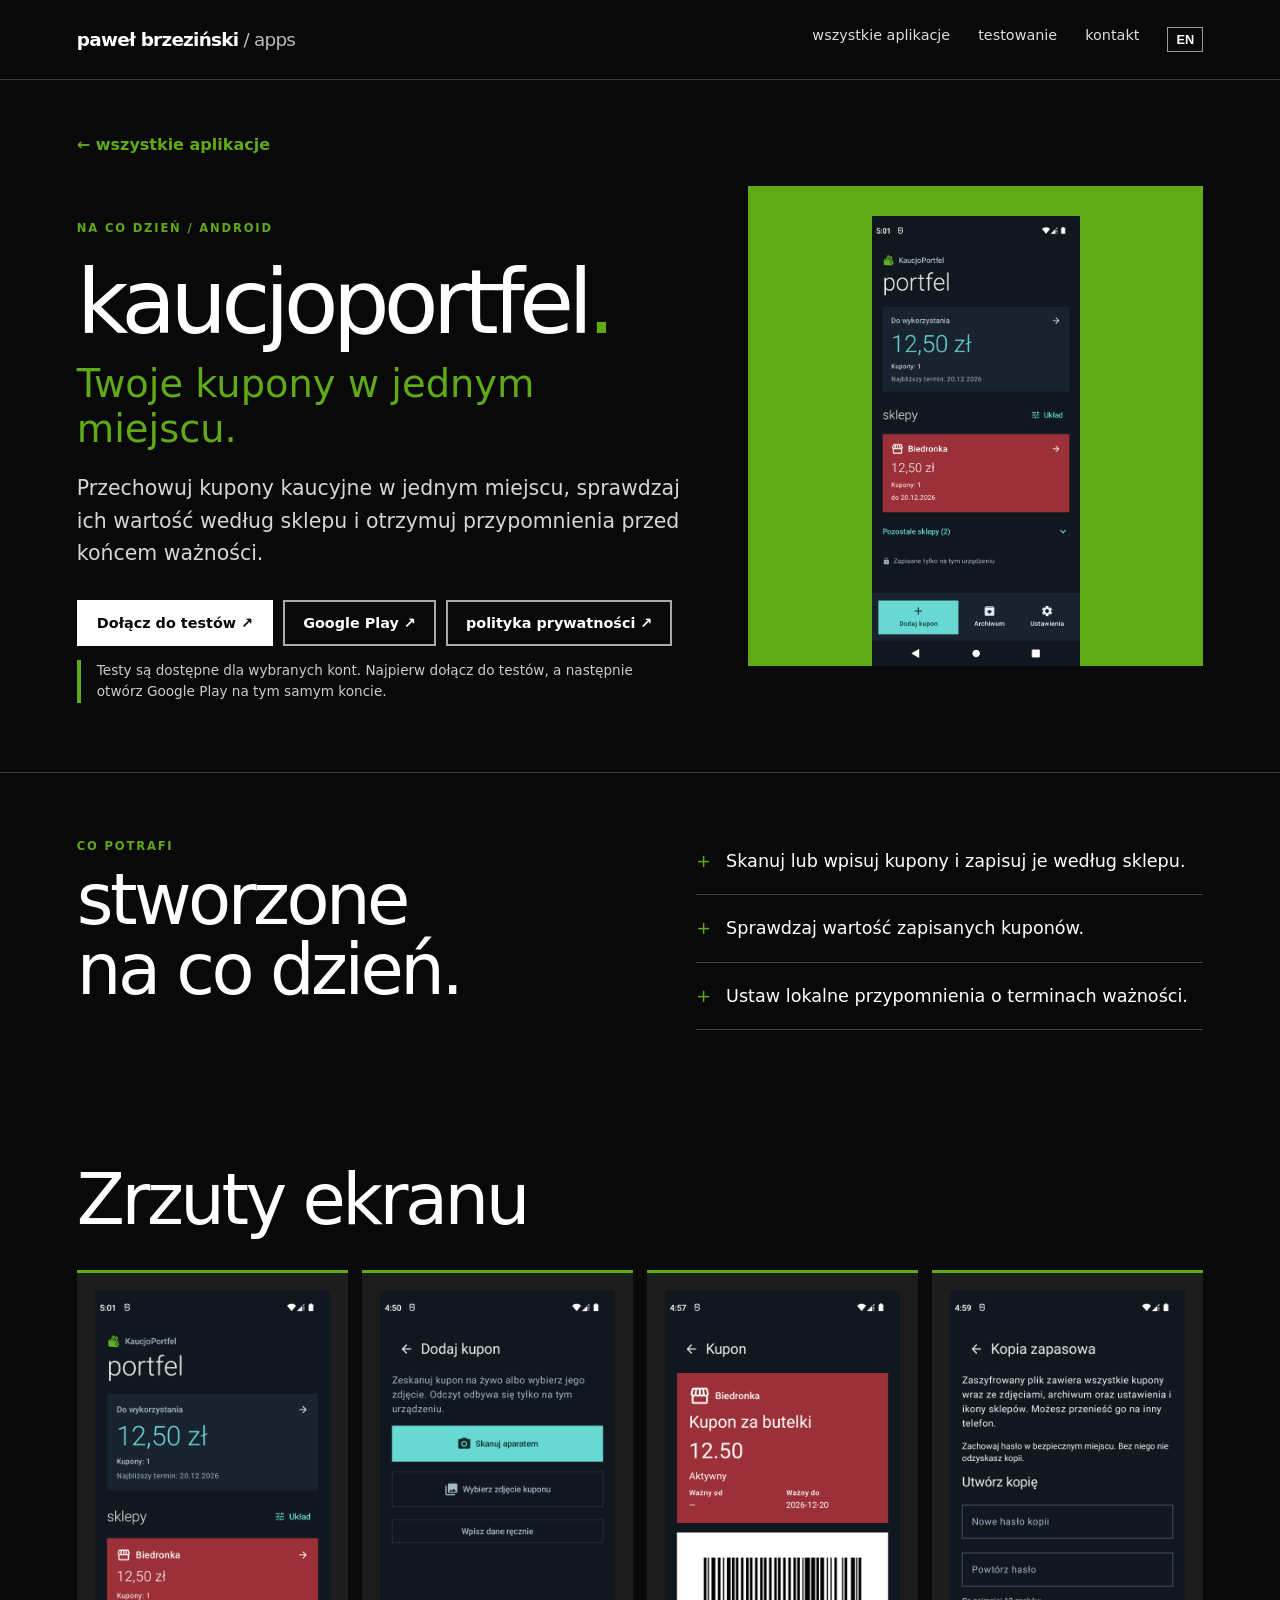
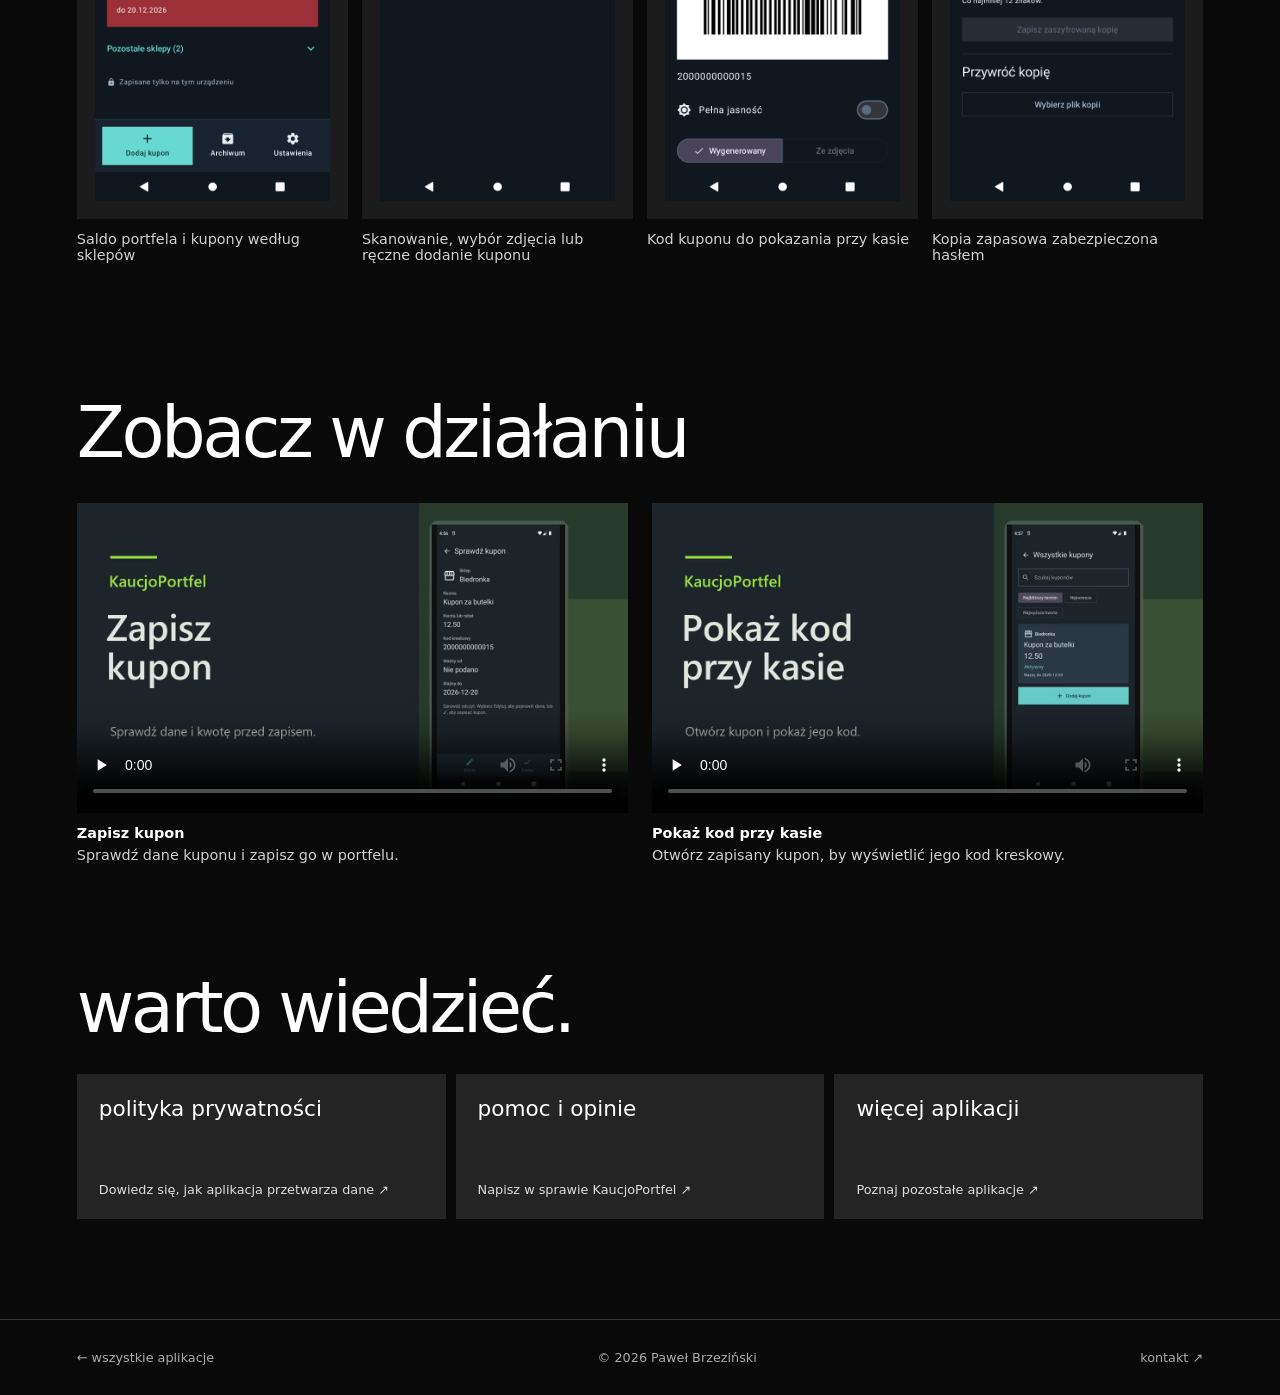
<file: kaucjoportfel/index.html>
<!doctype html><html lang="en"><head><meta charset="utf-8"><meta name="viewport" content="width=device-width,initial-scale=1"><meta name="theme-color" content="#080808"><title>KaucjoPortfel — Apps by Paweł Brzeziński</title><link rel="stylesheet" href="/metro.css"><link rel="stylesheet" href="/kaucjoportfel/media.css"></head><body style="--accent:#60a917"><a class="skip" href="#main" target="_blank" rel="noopener noreferrer">Skip to content</a><header class="site-header"><a class="wordmark" href="/" target="_blank" rel="noopener noreferrer">paweł brzeziński<span> / apps</span></a><nav aria-label="Main navigation"><a href="/#apps" target="_blank" rel="noopener noreferrer">all apps</a><a href="/#testing" target="_blank" rel="noopener noreferrer">testing</a><a href="mailto:apps.pbrzezinski@gmail.com" target="_blank" rel="noopener noreferrer">contact</a></nav></header><main id="main"><section class="app-hero"><div><a class="back" href="/#apps" target="_blank" rel="noopener noreferrer">← all apps</a><p class="overline">EVERYDAY / ANDROID</p><h1>kaucjoportfel<span class="period">.</span></h1><h2>Your vouchers, together.</h2><p class="lead">Keep deposit-return vouchers together, see their value by shop and get reminders before they expire.</p><div class="actions"><a class="solid-btn" href="https://play.google.com/apps/testing/com.ppaul1989.kaucjomat" target="_blank" rel="noopener noreferrer" data-en="Join the test ↗" data-pl="Dołącz do testów ↗">Join the test ↗</a><a class="outline-btn" href="https://play.google.com/store/apps/details?id=com.ppaul1989.kaucjomat" target="_blank" rel="noopener noreferrer">Google Play ↗</a><a class="outline-btn" href="/kaucjoportfel/privacy.html" target="_blank" rel="noopener noreferrer">privacy policy ↗</a></div><p class="notice" data-en="Testing is available to selected accounts. Join first, then open Google Play with the same account." data-pl="Testy są dostępne dla wybranych kont. Najpierw dołącz do testów, a następnie otwórz Google Play na tym samym koncie.">Testing is available to selected accounts. Join first, then open Google Play with the same account.</p></div><div class="phone"><img src="/assets/kaucjoportfel/wallet.png" alt="kaucjoportfel app screenshot"></div></section><section class="content-section details"><div><p class="overline">WHAT IT DOES</p><h2>made for<br>the moment.</h2></div><ul><li>Scan or enter vouchers and save them by shop.</li><li>See the value of vouchers you have saved.</li><li>Set local reminders for expiry dates.</li></ul></section><section class="screen-gallery kaucjo-screens" aria-labelledby="kaucjo-screens">
    <h2 id="kaucjo-screens" data-en="Screenshots" data-pl="Zrzuty ekranu">Screenshots</h2>
    <div class="screen-gallery-grid">
      <figure>
        <a aria-labelledby="shot-wallet" href="/assets/kaucjoportfel/wallet.png" target="_blank" rel="noopener noreferrer"><img src="/assets/kaucjoportfel/wallet.png" alt="" loading="lazy" width="1080" height="2340"></a>
        <figcaption id="shot-wallet" data-en="Wallet balance and store vouchers" data-pl="Saldo portfela i kupony według sklepów">Wallet balance and store vouchers</figcaption>
      </figure>
      <figure>
        <a aria-labelledby="shot-add" href="/assets/kaucjoportfel/add.png" target="_blank" rel="noopener noreferrer"><img src="/assets/kaucjoportfel/add.png" alt="" loading="lazy" width="1080" height="2340"></a>
        <figcaption id="shot-add" data-en="Scan, choose a photo, or enter a voucher manually" data-pl="Skanowanie, wybór zdjęcia lub ręczne dodanie kuponu">Scan, choose a photo, or enter a voucher manually</figcaption>
      </figure>
      <figure>
        <a aria-labelledby="shot-code" href="/assets/kaucjoportfel/code.png" target="_blank" rel="noopener noreferrer"><img src="/assets/kaucjoportfel/code.png" alt="" loading="lazy" width="1080" height="2340"></a>
        <figcaption id="shot-code" data-en="Show a voucher code at the checkout" data-pl="Kod kuponu do pokazania przy kasie">Show a voucher code at the checkout</figcaption>
      </figure>
      <figure>
        <a aria-labelledby="shot-backup" href="/assets/kaucjoportfel/backup.png" target="_blank" rel="noopener noreferrer"><img src="/assets/kaucjoportfel/backup.png" alt="" loading="lazy" width="1080" height="2340"></a>
        <figcaption id="shot-backup" data-en="Password-protected backup" data-pl="Kopia zapasowa zabezpieczona hasłem">Password-protected backup</figcaption>
      </figure>
    </div>
  </section>
  <section class="screen-gallery" aria-labelledby="kaucjo-videos">
    <h2 id="kaucjo-videos" data-en="See it in action" data-pl="Zobacz w działaniu">See it in action</h2>
    <div class="kaucjo-video-grid">
      <figure>
        <video controls playsinline preload="none" poster="/assets/kaucjoportfel/add-poster.jpg" width="1280" height="720" aria-labelledby="clip-add" aria-describedby="clip-add-description">
          <source src="/assets/kaucjoportfel/add.mp4" type="video/mp4">
        </video>
        <figcaption>
          <strong id="clip-add" data-en="Save a voucher" data-pl="Zapisz kupon">Save a voucher</strong>
          <p id="clip-add-description" data-en="Review the voucher details, then save it in your wallet." data-pl="Sprawdź dane kuponu i zapisz go w portfelu.">Review the voucher details, then save it in your wallet.</p>
        </figcaption>
      </figure>
      <figure>
        <video controls playsinline preload="none" poster="/assets/kaucjoportfel/code-poster.jpg" width="1280" height="720" aria-labelledby="clip-code" aria-describedby="clip-code-description">
          <source src="/assets/kaucjoportfel/code.mp4" type="video/mp4">
        </video>
        <figcaption>
          <strong id="clip-code" data-en="Show the code at checkout" data-pl="Pokaż kod przy kasie">Show the code at checkout</strong>
          <p id="clip-code-description" data-en="Open a saved voucher to display its barcode." data-pl="Otwórz zapisany kupon, by wyświetlić jego kod kreskowy.">Open a saved voucher to display its barcode.</p>
        </figcaption>
      </figure>
    </div>
  </section><section class="more"><h2>good to know.</h2><div class="more-grid"><a href="/kaucjoportfel/privacy.html" target="_blank" rel="noopener noreferrer"><strong>privacy policy</strong><span>Read how this app handles data ↗</span></a><a href="mailto:apps.pbrzezinski@gmail.com?subject=KaucjoPortfel" target="_blank" rel="noopener noreferrer"><strong>support &amp; feedback</strong><span>Get in touch about KaucjoPortfel ↗</span></a><a href="/#apps" target="_blank" rel="noopener noreferrer"><strong>more apps</strong><span>Explore the collection ↗</span></a></div></section></main><footer class="site-footer"><a href="/" target="_blank" rel="noopener noreferrer">← all apps</a><span>© 2026 Paweł Brzeziński</span><a href="mailto:apps.pbrzezinski@gmail.com" target="_blank" rel="noopener noreferrer">contact ↗</a></footer><script src="/locale.js"></script></body></html>
</file>
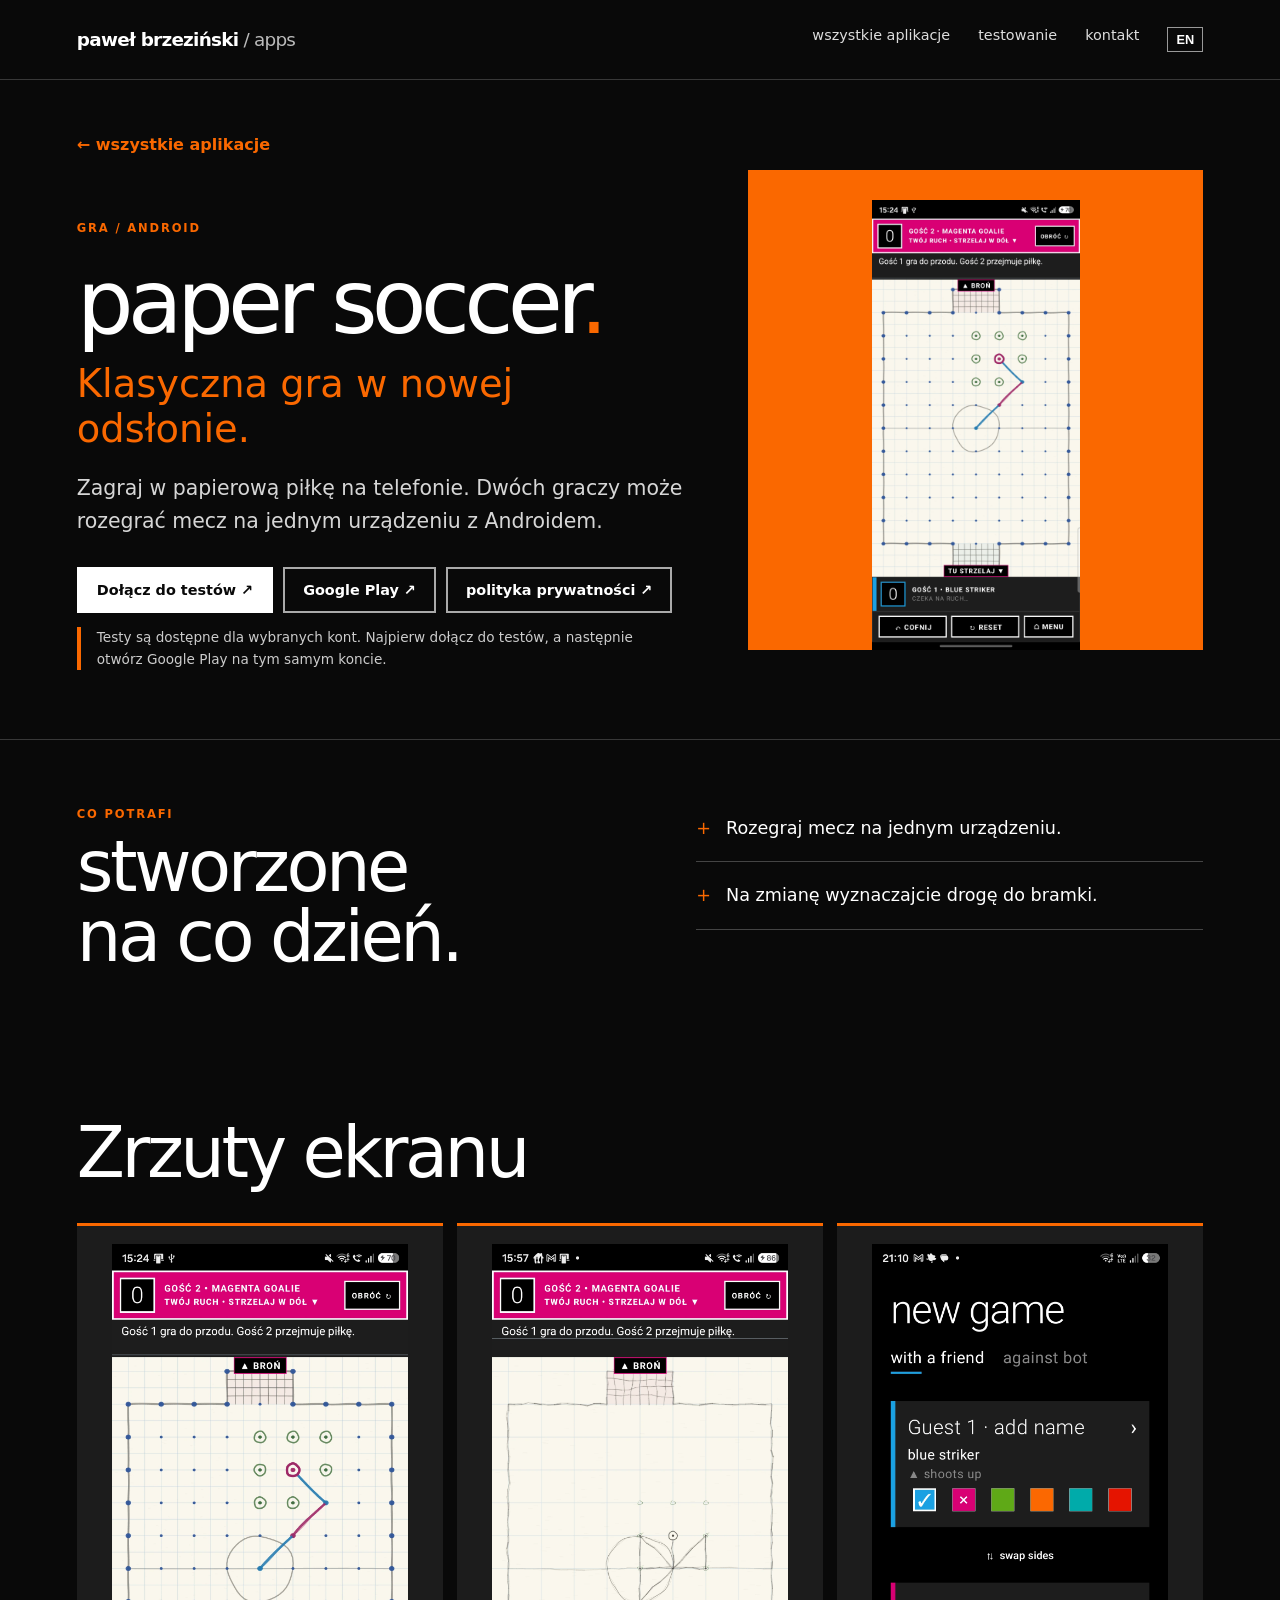
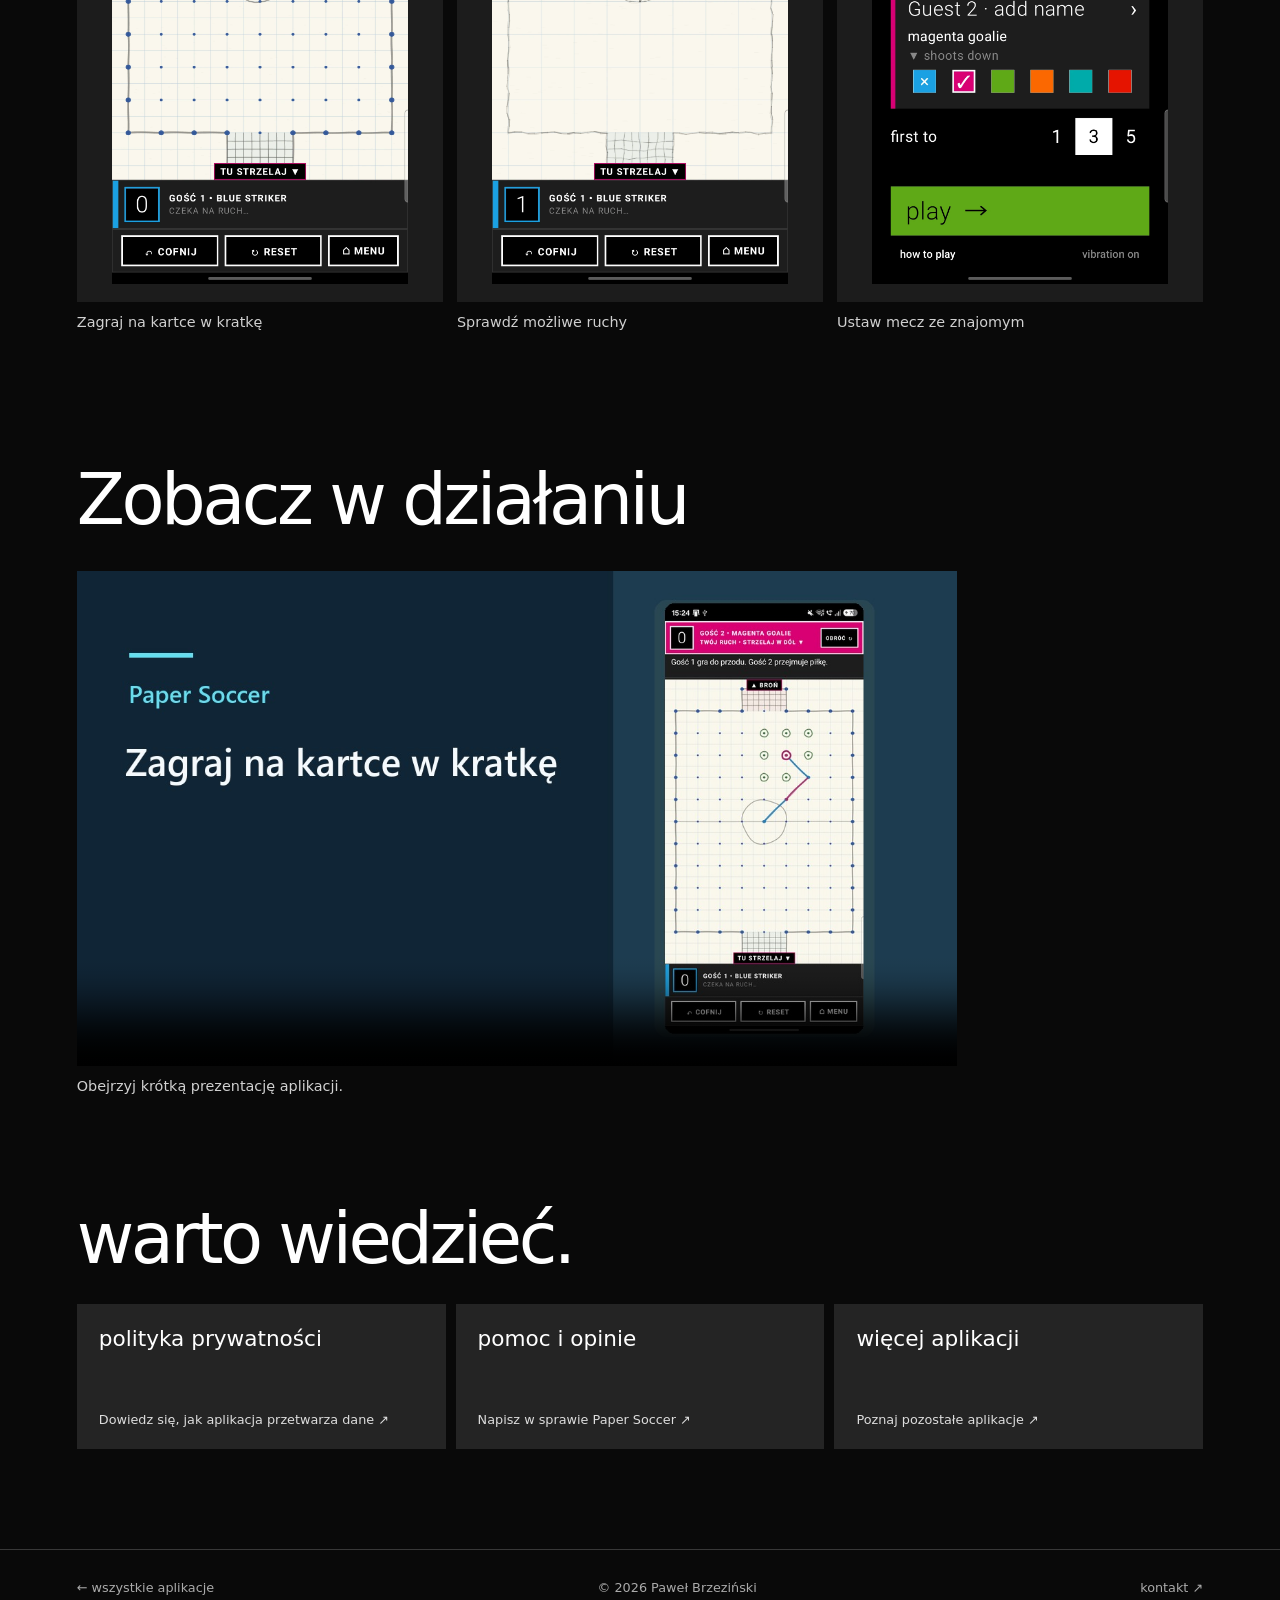
<file: papersoccer/index.html>
<!doctype html><html lang="en"><head><meta charset="utf-8"><meta name="viewport" content="width=device-width,initial-scale=1"><meta name="theme-color" content="#080808"><title>Paper Soccer — Apps by Paweł Brzeziński</title><link rel="stylesheet" href="/metro.css"><link rel="stylesheet" href="/app-media.css"></head><body style="--accent:#fa6800"><a class="skip" href="#main" target="_blank" rel="noopener noreferrer">Skip to content</a><header class="site-header"><a class="wordmark" href="/" target="_blank" rel="noopener noreferrer">paweł brzeziński<span> / apps</span></a><nav aria-label="Main navigation"><a href="/#apps" target="_blank" rel="noopener noreferrer">all apps</a><a href="/#testing" target="_blank" rel="noopener noreferrer">testing</a><a href="mailto:apps.pbrzezinski@gmail.com" target="_blank" rel="noopener noreferrer">contact</a></nav></header><main id="main"><section class="app-hero"><div><a class="back" href="/#apps" target="_blank" rel="noopener noreferrer">← all apps</a><p class="overline">GAME / ANDROID</p><h1>paper soccer<span class="period">.</span></h1><h2>A classic, back in play.</h2><p class="lead">Bring the pen-and-paper game to your phone for a match between two players on one Android device.</p><div class="actions"><a class="solid-btn" href="https://play.google.com/apps/testing/com.ppaul1989.papersoccer" target="_blank" rel="noopener noreferrer" data-en="Join the test ↗" data-pl="Dołącz do testów ↗">Join the test ↗</a><a class="outline-btn" href="https://play.google.com/store/apps/details?id=com.ppaul1989.papersoccer" target="_blank" rel="noopener noreferrer">Google Play ↗</a><a class="outline-btn" href="/papersoccer/privacy.html" target="_blank" rel="noopener noreferrer">privacy policy ↗</a></div><p class="notice" data-en="Testing is available to selected accounts. Join first, then open Google Play with the same account." data-pl="Testy są dostępne dla wybranych kont. Najpierw dołącz do testów, a następnie otwórz Google Play na tym samym koncie.">Testing is available to selected accounts. Join first, then open Google Play with the same account.</p></div><div class="phone"><img src="/assets/papersoccer/match.webp" alt="Paper Soccer match screenshot"></div></section><section class="content-section details"><div><p class="overline">WHAT IT DOES</p><h2>made for<br>the moment.</h2></div><ul><li>Play a local match on one device.</li><li>Take turns drawing your way towards the goal.</li></ul></section><section class="screen-gallery app-screens" aria-labelledby="app-screens">
    <h2 id="app-screens" data-en="Screenshots" data-pl="Zrzuty ekranu">Screenshots</h2>
    <div class="screen-gallery-grid">
      <figure>
        <a href="/assets/papersoccer/match.webp" aria-labelledby="shot-match" target="_blank" rel="noopener noreferrer">
          <img src="/assets/papersoccer/match.webp" width="1080" height="2340" alt="" loading="lazy">
        </a>
        <figcaption id="shot-match" data-en="Play on squared paper" data-pl="Zagraj na kartce w kratkę">Play on squared paper</figcaption>
      </figure>
      <figure>
        <a href="/assets/papersoccer/moves.webp" aria-labelledby="shot-moves" target="_blank" rel="noopener noreferrer">
          <img src="/assets/papersoccer/moves.webp" width="1080" height="2340" alt="" loading="lazy">
        </a>
        <figcaption id="shot-moves" data-en="See available moves" data-pl="Sprawdź możliwe ruchy">See available moves</figcaption>
      </figure>
      <figure>
        <a href="/assets/papersoccer/setup.webp" aria-labelledby="shot-setup" target="_blank" rel="noopener noreferrer">
          <img src="/assets/papersoccer/setup.webp" width="1080" height="2340" alt="" loading="lazy">
        </a>
        <figcaption id="shot-setup" data-en="Set up a match with a friend" data-pl="Ustaw mecz ze znajomym">Set up a match with a friend</figcaption>
      </figure>
    </div>
  </section>
  <section class="screen-gallery" aria-labelledby="app-video">
    <h2 id="app-video" data-en="See it in action" data-pl="Zobacz w działaniu">App preview</h2>
    <figure class="app-preview">
      <video controls playsinline preload="none" poster="/assets/papersoccer/poster.jpg"
          width="1280" height="720" aria-labelledby="app-video" aria-describedby="app-video-description">
        <source src="/assets/papersoccer/preview.mp4" type="video/mp4">
      </video>
      <figcaption id="app-video-description" data-en="Watch a short app preview." data-pl="Obejrzyj krótką prezentację aplikacji.">Watch a short app preview.</figcaption>
    </figure>
  </section><section class="more"><h2>good to know.</h2><div class="more-grid"><a href="/papersoccer/privacy.html" target="_blank" rel="noopener noreferrer"><strong>privacy policy</strong><span>Read how this app handles data ↗</span></a><a href="mailto:apps.pbrzezinski@gmail.com?subject=Paper%20Soccer" target="_blank" rel="noopener noreferrer"><strong>support &amp; feedback</strong><span>Get in touch about Paper Soccer ↗</span></a><a href="/#apps" target="_blank" rel="noopener noreferrer"><strong>more apps</strong><span>Explore the collection ↗</span></a></div></section></main><footer class="site-footer"><a href="/" target="_blank" rel="noopener noreferrer">← all apps</a><span>© 2026 Paweł Brzeziński</span><a href="mailto:apps.pbrzezinski@gmail.com" target="_blank" rel="noopener noreferrer">contact ↗</a></footer><script src="/locale.js"></script></body></html>
</file>
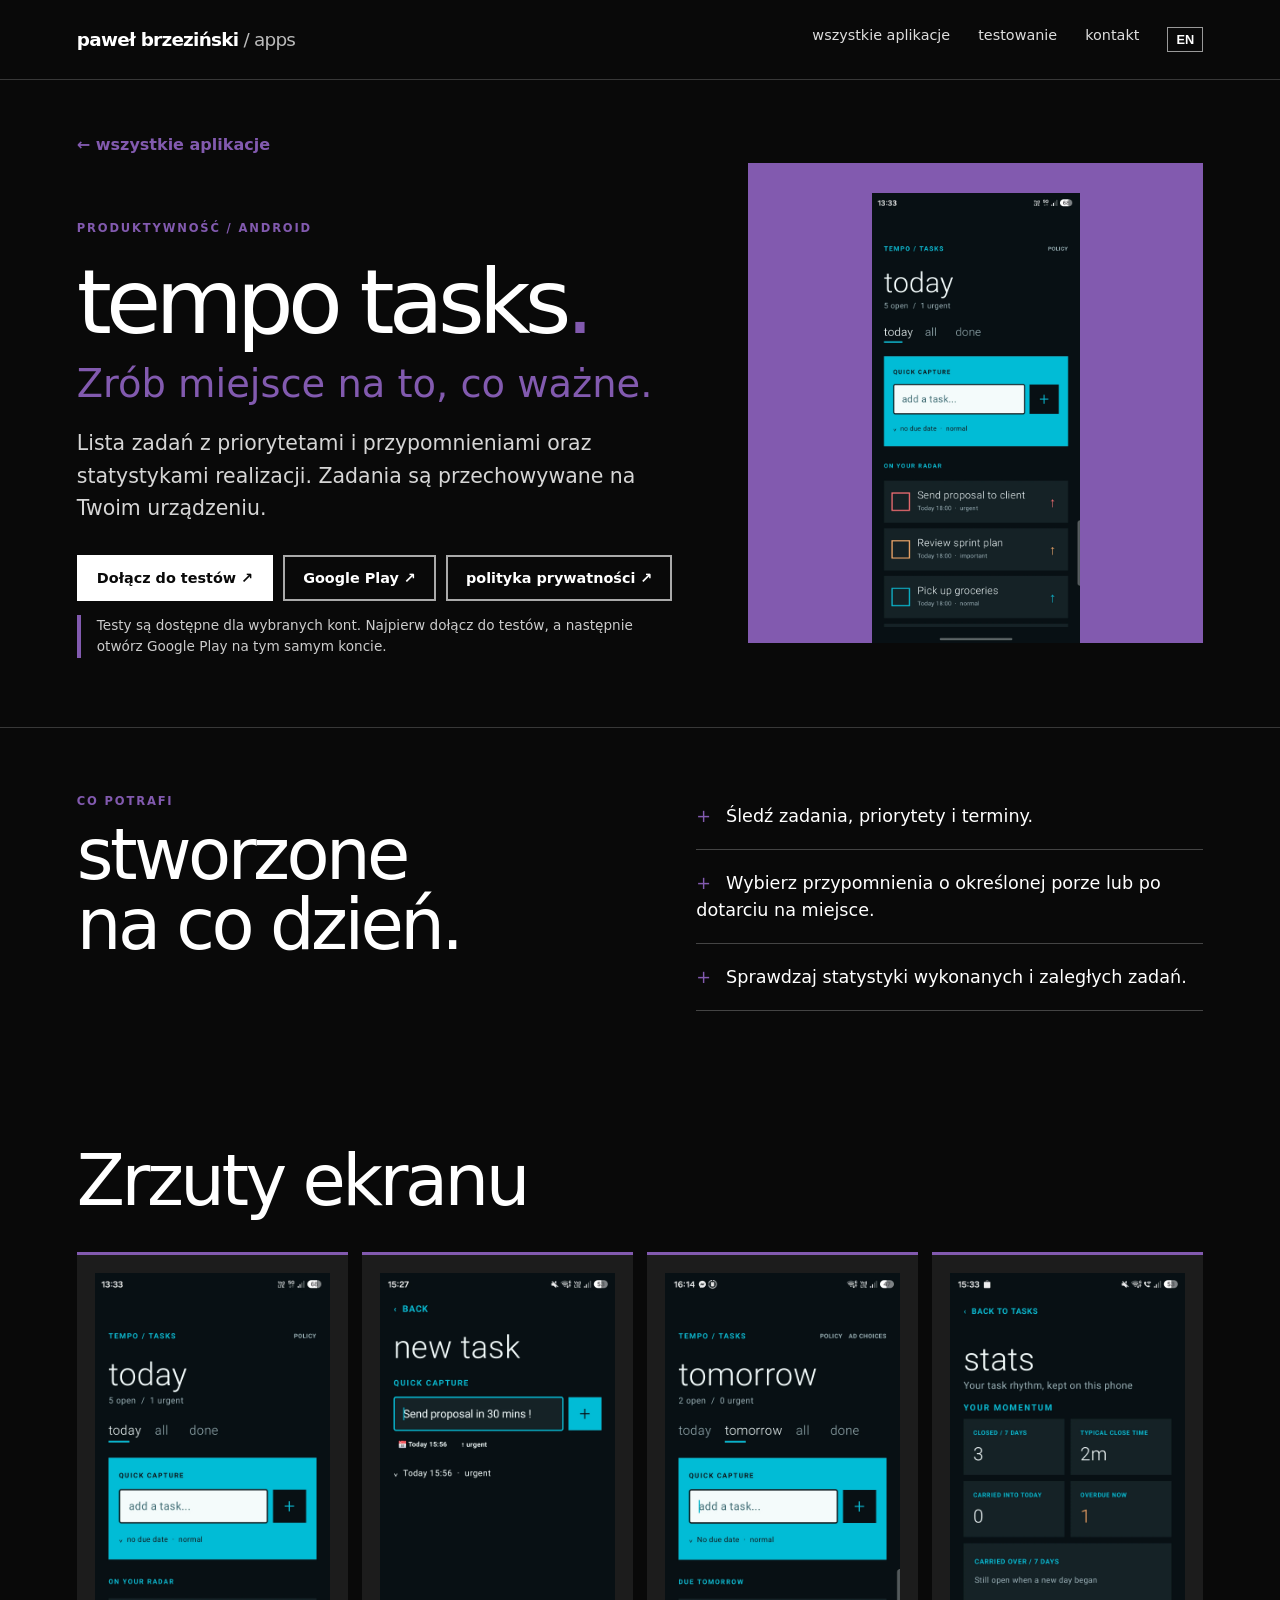
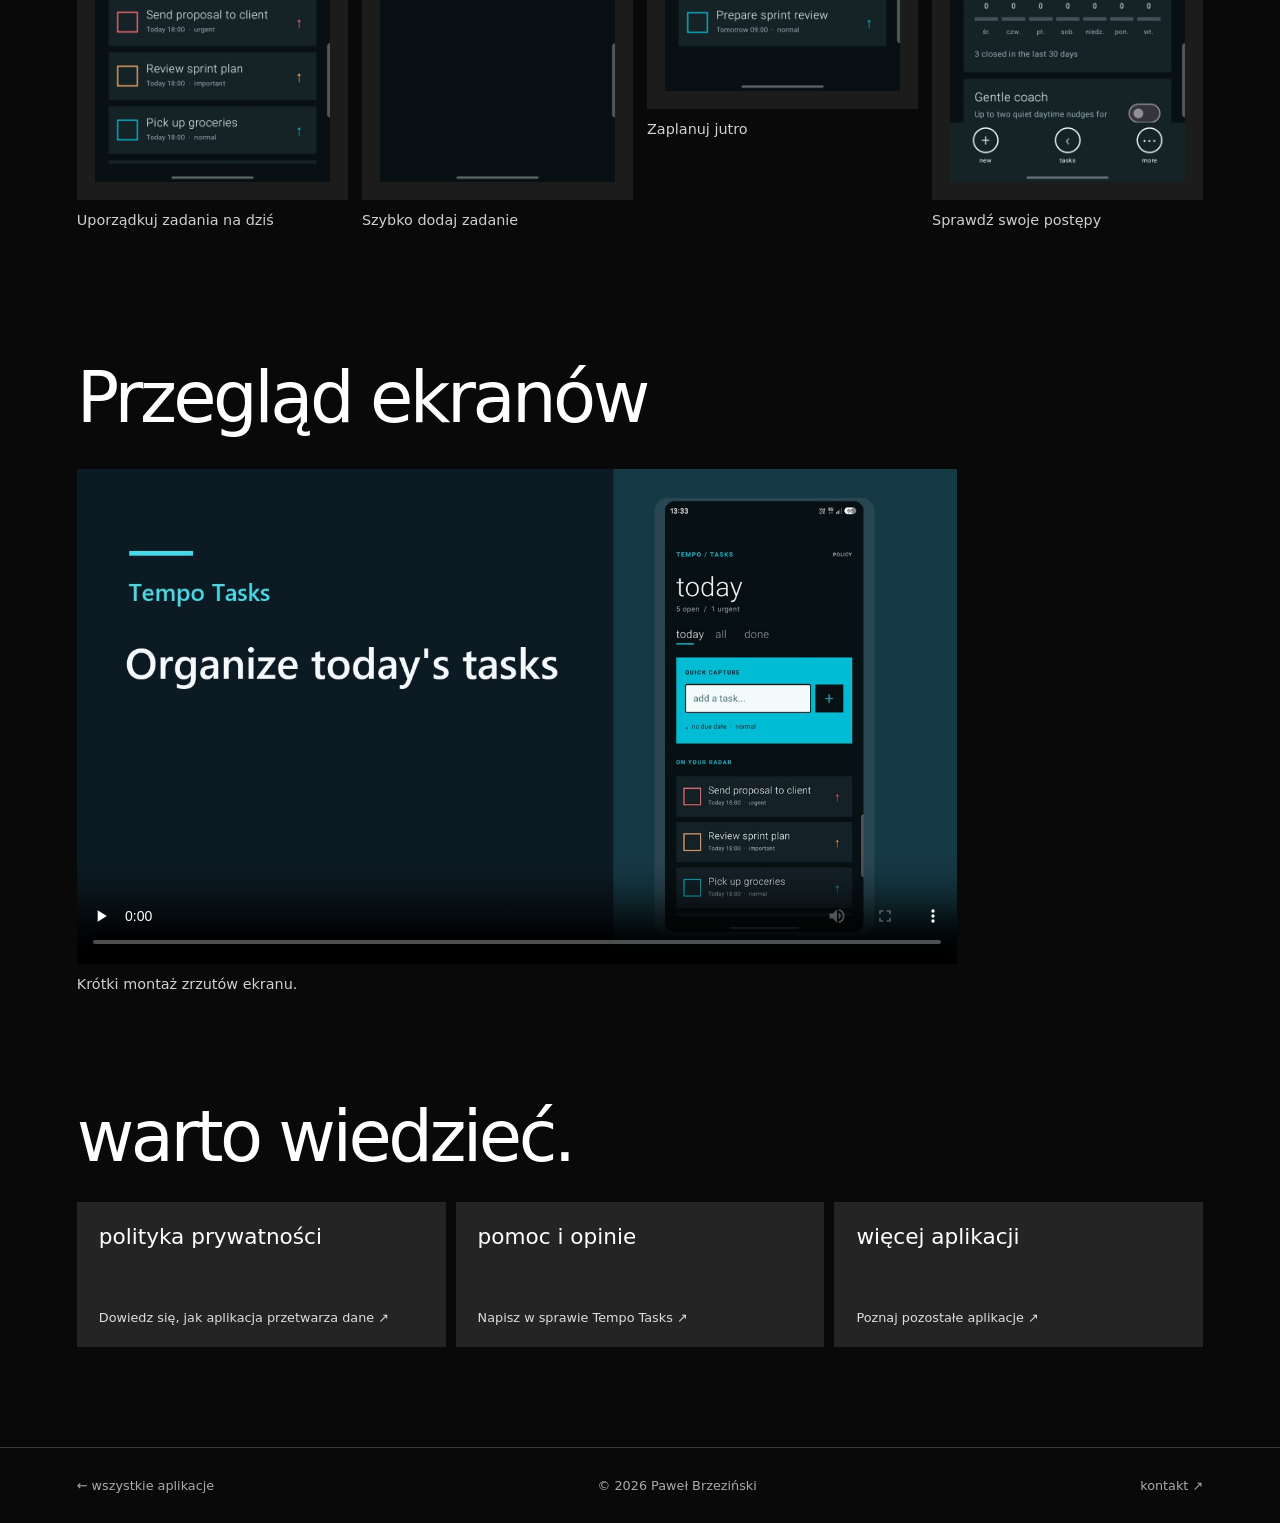
<file: tempo-tasks/index.html>
<!doctype html><html lang="en"><head><meta charset="utf-8"><meta name="viewport" content="width=device-width,initial-scale=1"><meta name="theme-color" content="#080808"><title>Tempo Tasks — Apps by Paweł Brzeziński</title><link rel="stylesheet" href="/metro.css"><link rel="stylesheet" href="/app-media.css"></head><body style="--accent:#825aaf"><a class="skip" href="#main" target="_blank" rel="noopener noreferrer">Skip to content</a><header class="site-header"><a class="wordmark" href="/" target="_blank" rel="noopener noreferrer">paweł brzeziński<span> / apps</span></a><nav aria-label="Main navigation"><a href="/#apps" target="_blank" rel="noopener noreferrer">all apps</a><a href="/#testing" target="_blank" rel="noopener noreferrer">testing</a><a href="mailto:apps.pbrzezinski@gmail.com" target="_blank" rel="noopener noreferrer">contact</a></nav></header><main id="main"><section class="app-hero"><div><a class="back" href="/#apps" target="_blank" rel="noopener noreferrer">← all apps</a><p class="overline">PRODUCTIVITY / ANDROID</p><h1>tempo tasks<span class="period">.</span></h1><h2>Make room for what matters.</h2><p class="lead">A task list with priorities, reminders and a look at how your days are going. Your tasks are stored on your device.</p><div class="actions"><a class="solid-btn" href="https://play.google.com/apps/testing/com.ppaul1989.tempotasks" target="_blank" rel="noopener noreferrer" data-en="Join the test ↗" data-pl="Dołącz do testów ↗">Join the test ↗</a><a class="outline-btn" href="https://play.google.com/store/apps/details?id=com.ppaul1989.tempotasks" target="_blank" rel="noopener noreferrer">Google Play ↗</a><a class="outline-btn" href="/tempo-tasks/privacy.html" target="_blank" rel="noopener noreferrer">privacy policy ↗</a></div><p class="notice" data-en="Testing is available to selected accounts. Join first, then open Google Play with the same account." data-pl="Testy są dostępne dla wybranych kont. Najpierw dołącz do testów, a następnie otwórz Google Play na tym samym koncie.">Testing is available to selected accounts. Join first, then open Google Play with the same account.</p></div><div class="phone"><img src="/assets/tempo-tasks/today.webp" alt="tempo-tasks app screenshot"></div></section><section class="content-section details"><div><p class="overline">WHAT IT DOES</p><h2>made for<br>the moment.</h2></div><ul><li>Keep track of tasks, priorities and due dates.</li><li>Choose time or arrival reminders.</li><li>See completion and overdue statistics.</li></ul></section><section class="screen-gallery app-screens" aria-labelledby="app-screens">
    <h2 id="app-screens" data-en="Screenshots" data-pl="Zrzuty ekranu">Screenshots</h2>
    <div class="screen-gallery-grid">
      <figure>
        <a href="/assets/tempo-tasks/today.webp" aria-labelledby="shot-today" target="_blank" rel="noopener noreferrer">
          <img src="/assets/tempo-tasks/today.webp" width="1080" height="2340" alt="" loading="lazy">
        </a>
        <figcaption id="shot-today" data-en="Organize today&#x27;s tasks" data-pl="Uporządkuj zadania na dziś">Organize today&#x27;s tasks</figcaption>
      </figure>
      <figure>
        <a href="/assets/tempo-tasks/capture.webp" aria-labelledby="shot-capture" target="_blank" rel="noopener noreferrer">
          <img src="/assets/tempo-tasks/capture.webp" width="1080" height="2340" alt="" loading="lazy">
        </a>
        <figcaption id="shot-capture" data-en="Capture a task quickly" data-pl="Szybko dodaj zadanie">Capture a task quickly</figcaption>
      </figure>
      <figure>
        <a href="/assets/tempo-tasks/tomorrow.webp" aria-labelledby="shot-tomorrow" target="_blank" rel="noopener noreferrer">
          <img src="/assets/tempo-tasks/tomorrow.webp" width="1080" height="1920" alt="" loading="lazy">
        </a>
        <figcaption id="shot-tomorrow" data-en="Plan tomorrow" data-pl="Zaplanuj jutro">Plan tomorrow</figcaption>
      </figure>
      <figure>
        <a href="/assets/tempo-tasks/stats.webp" aria-labelledby="shot-stats" target="_blank" rel="noopener noreferrer">
          <img src="/assets/tempo-tasks/stats.webp" width="1080" height="2340" alt="" loading="lazy">
        </a>
        <figcaption id="shot-stats" data-en="See your progress at a glance" data-pl="Sprawdź swoje postępy">See your progress at a glance</figcaption>
      </figure>
    </div>
  </section>
  <section class="screen-gallery" aria-labelledby="app-video">
    <h2 id="app-video" data-en="Screen tour" data-pl="Przegląd ekranów">App preview</h2>
    <figure class="app-preview">
      <video controls playsinline preload="none" poster="/assets/tempo-tasks/poster.jpg"
          width="1280" height="720" aria-labelledby="app-video" aria-describedby="app-video-description">
        <source src="/assets/tempo-tasks/preview.mp4" type="video/mp4">
      </video>
      <figcaption id="app-video-description" data-en="A short montage of screenshots." data-pl="Krótki montaż zrzutów ekranu.">A short montage of screenshots.</figcaption>
    </figure>
  </section><section class="more"><h2>good to know.</h2><div class="more-grid"><a href="/tempo-tasks-privacy/" target="_blank" rel="noopener noreferrer"><strong>privacy policy</strong><span>Read how this app handles data ↗</span></a><a href="mailto:apps.pbrzezinski@gmail.com?subject=Tempo%20Tasks" target="_blank" rel="noopener noreferrer"><strong>support &amp; feedback</strong><span>Get in touch about Tempo Tasks ↗</span></a><a href="/#apps" target="_blank" rel="noopener noreferrer"><strong>more apps</strong><span>Explore the collection ↗</span></a></div></section></main><footer class="site-footer"><a href="/" target="_blank" rel="noopener noreferrer">← all apps</a><span>© 2026 Paweł Brzeziński</span><a href="mailto:apps.pbrzezinski@gmail.com" target="_blank" rel="noopener noreferrer">contact ↗</a></footer><script src="/locale.js"></script></body></html>
</file>
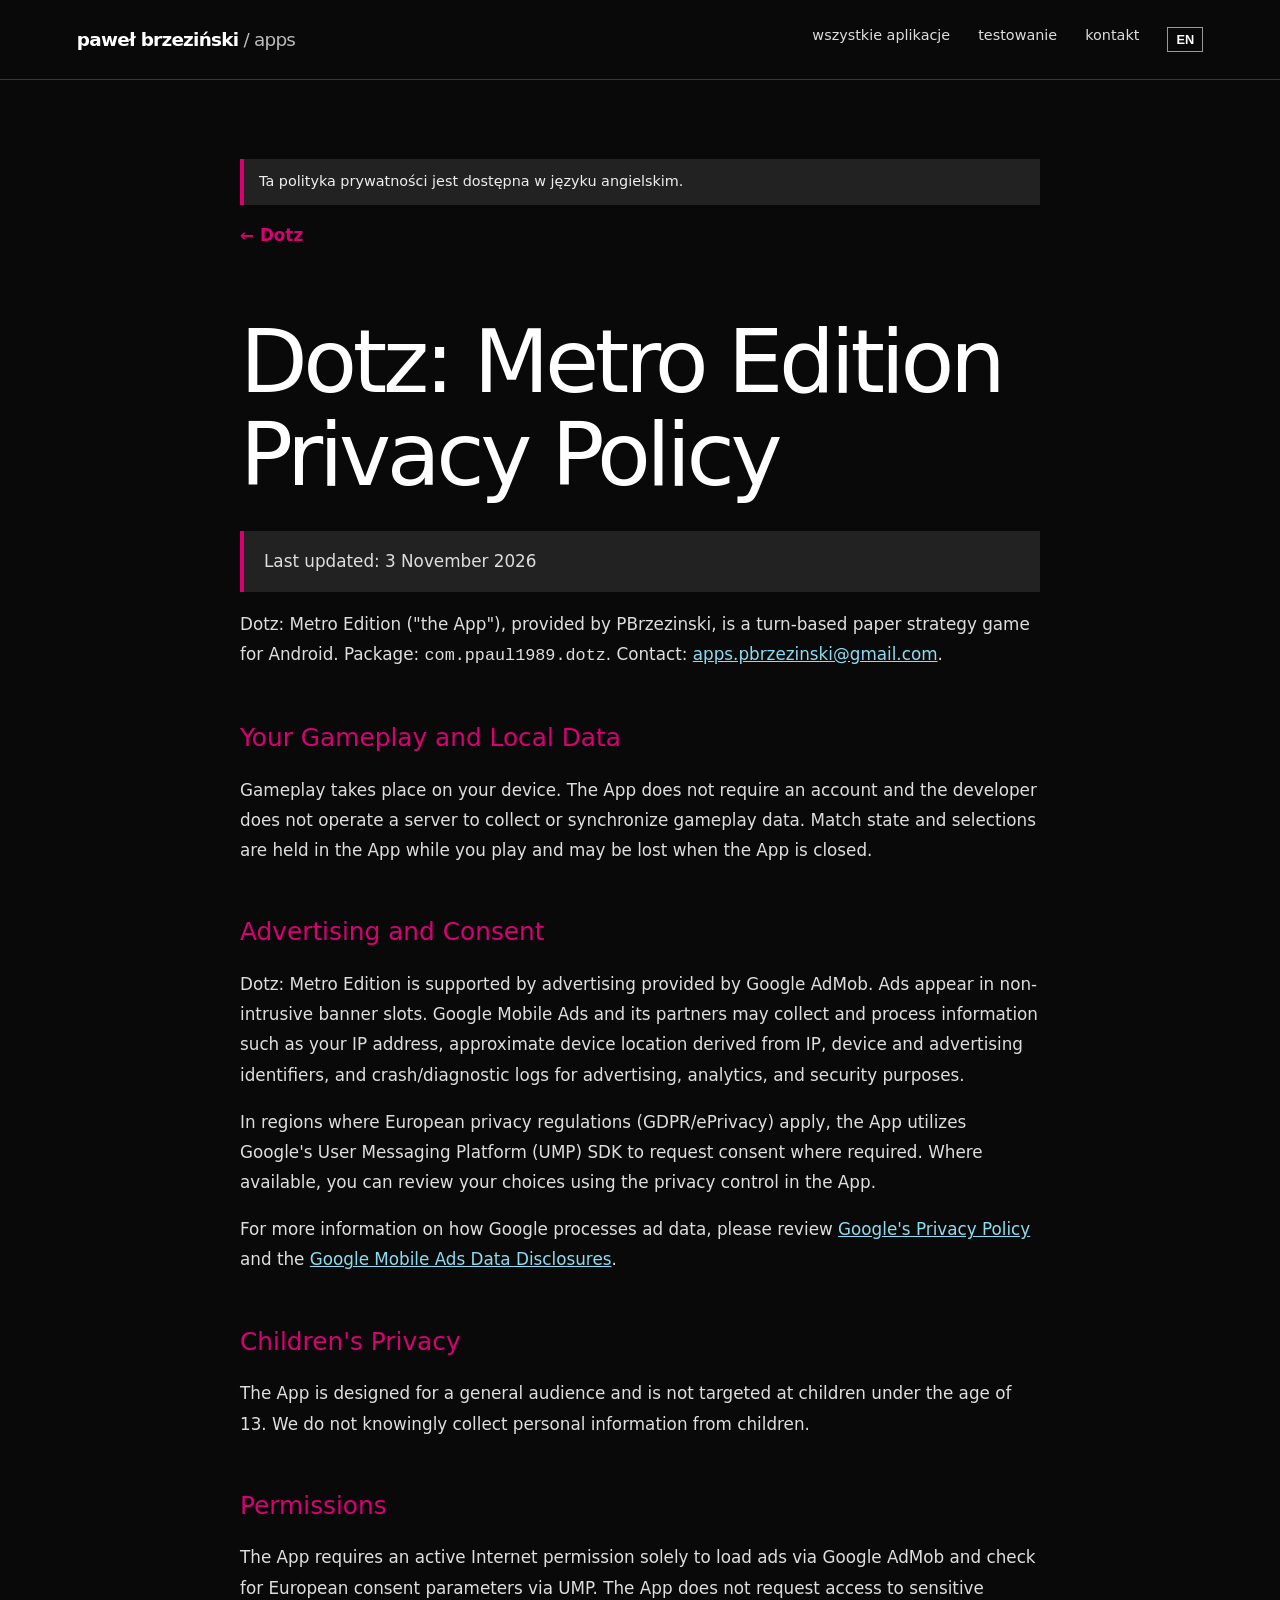
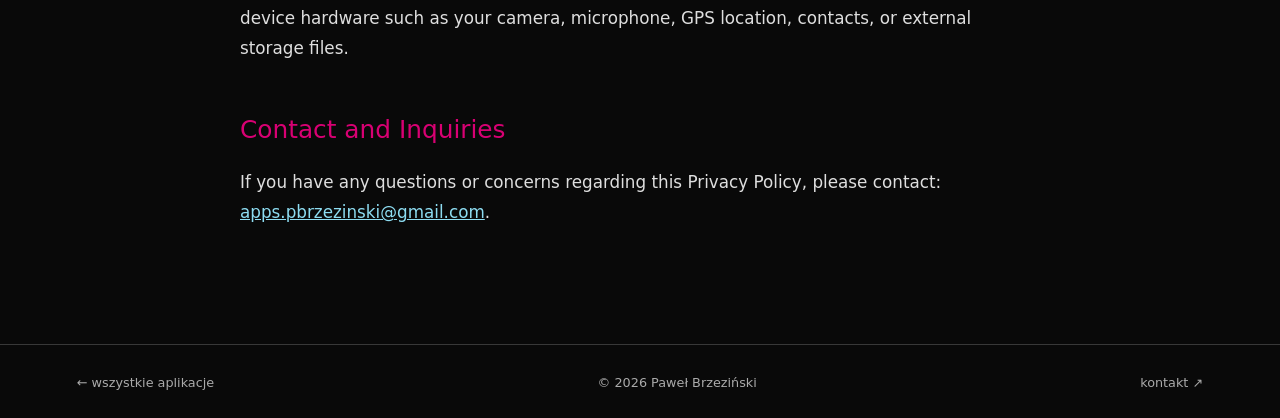
<file: dotz/privacy.html>
<!doctype html><html lang="en"><head><meta charset="utf-8"><meta name="viewport" content="width=device-width,initial-scale=1"><meta name="theme-color" content="#080808"><title>Dotz — Privacy policy</title><link rel="stylesheet" href="/metro.css"></head><body style="--accent:#d80073"><a class="skip" href="#main" target="_blank" rel="noopener noreferrer">Skip to content</a><header class="site-header"><a class="wordmark" href="/" target="_blank" rel="noopener noreferrer">paweł brzeziński<span> / apps</span></a><nav aria-label="Main navigation"><a href="/#apps" target="_blank" rel="noopener noreferrer">all apps</a><a href="/#testing" target="_blank" rel="noopener noreferrer">testing</a><a href="mailto:apps.pbrzezinski@gmail.com" target="_blank" rel="noopener noreferrer">contact</a></nav></header><main id="main" class="policy"><a class="back" href="/dotz/" target="_blank" rel="noopener noreferrer">← Dotz</a>
    <h1>Dotz: Metro Edition Privacy Policy</h1>
    <p class="meta">Last updated: 3 November 2026</p>
    <p>Dotz: Metro Edition ("the App"), provided by PBrzezinski, is a turn-based paper strategy game for Android. Package: <code>com.ppaul1989.dotz</code>. Contact: <a href="mailto:apps.pbrzezinski@gmail.com" target="_blank" rel="noopener noreferrer">apps.pbrzezinski@gmail.com</a>.</p>

    <h2>Your Gameplay and Local Data</h2>
    <p>Gameplay takes place on your device. The App does not require an account and the developer does not operate a server to collect or synchronize gameplay data. Match state and selections are held in the App while you play and may be lost when the App is closed.</p>

    <h2>Advertising and Consent</h2>
    <p>Dotz: Metro Edition is supported by advertising provided by Google AdMob. Ads appear in non-intrusive banner slots. Google Mobile Ads and its partners may collect and process information such as your IP address, approximate device location derived from IP, device and advertising identifiers, and crash/diagnostic logs for advertising, analytics, and security purposes.</p>
    <p>In regions where European privacy regulations (GDPR/ePrivacy) apply, the App utilizes Google's User Messaging Platform (UMP) SDK to request consent where required. Where available, you can review your choices using the privacy control in the App.</p>
    <p>For more information on how Google processes ad data, please review <a href="https://policies.google.com/privacy" target="_blank" rel="noopener noreferrer">Google's Privacy Policy</a> and the <a href="https://developers.google.com/admob/android/privacy/play-data-disclosure" target="_blank" rel="noopener noreferrer">Google Mobile Ads Data Disclosures</a>.</p>

    <h2>Children's Privacy</h2>
    <p>The App is designed for a general audience and is not targeted at children under the age of 13. We do not knowingly collect personal information from children.</p>

    <h2>Permissions</h2>
    <p>The App requires an active Internet permission solely to load ads via Google AdMob and check for European consent parameters via UMP. The App does not request access to sensitive device hardware such as your camera, microphone, GPS location, contacts, or external storage files.</p>

    <h2>Contact and Inquiries</h2>
    <p>If you have any questions or concerns regarding this Privacy Policy, please contact: <a href="mailto:apps.pbrzezinski@gmail.com" target="_blank" rel="noopener noreferrer">apps.pbrzezinski@gmail.com</a>.</p>
</main><footer class="site-footer"><a href="/" target="_blank" rel="noopener noreferrer">← all apps</a><span>© 2026 Paweł Brzeziński</span><a href="mailto:apps.pbrzezinski@gmail.com" target="_blank" rel="noopener noreferrer">contact ↗</a></footer><script src="/locale.js"></script></body></html>
</file>
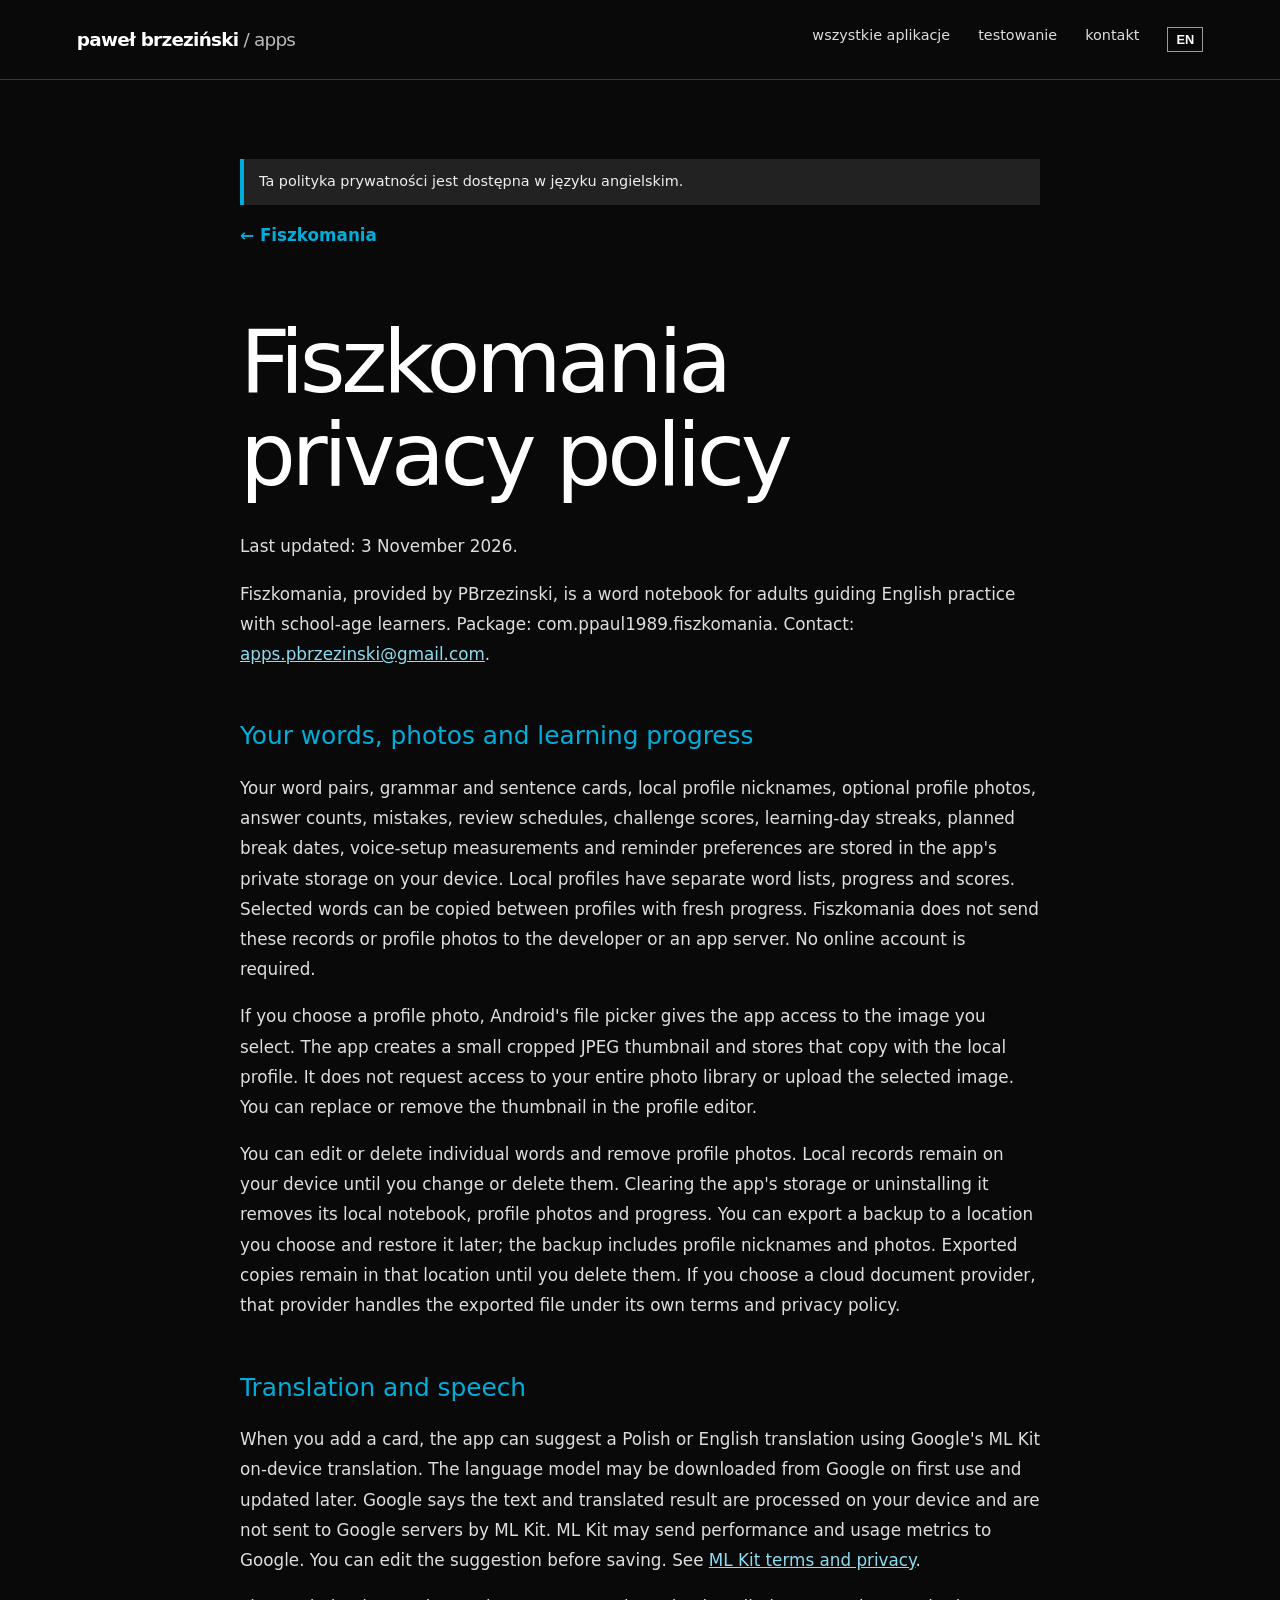
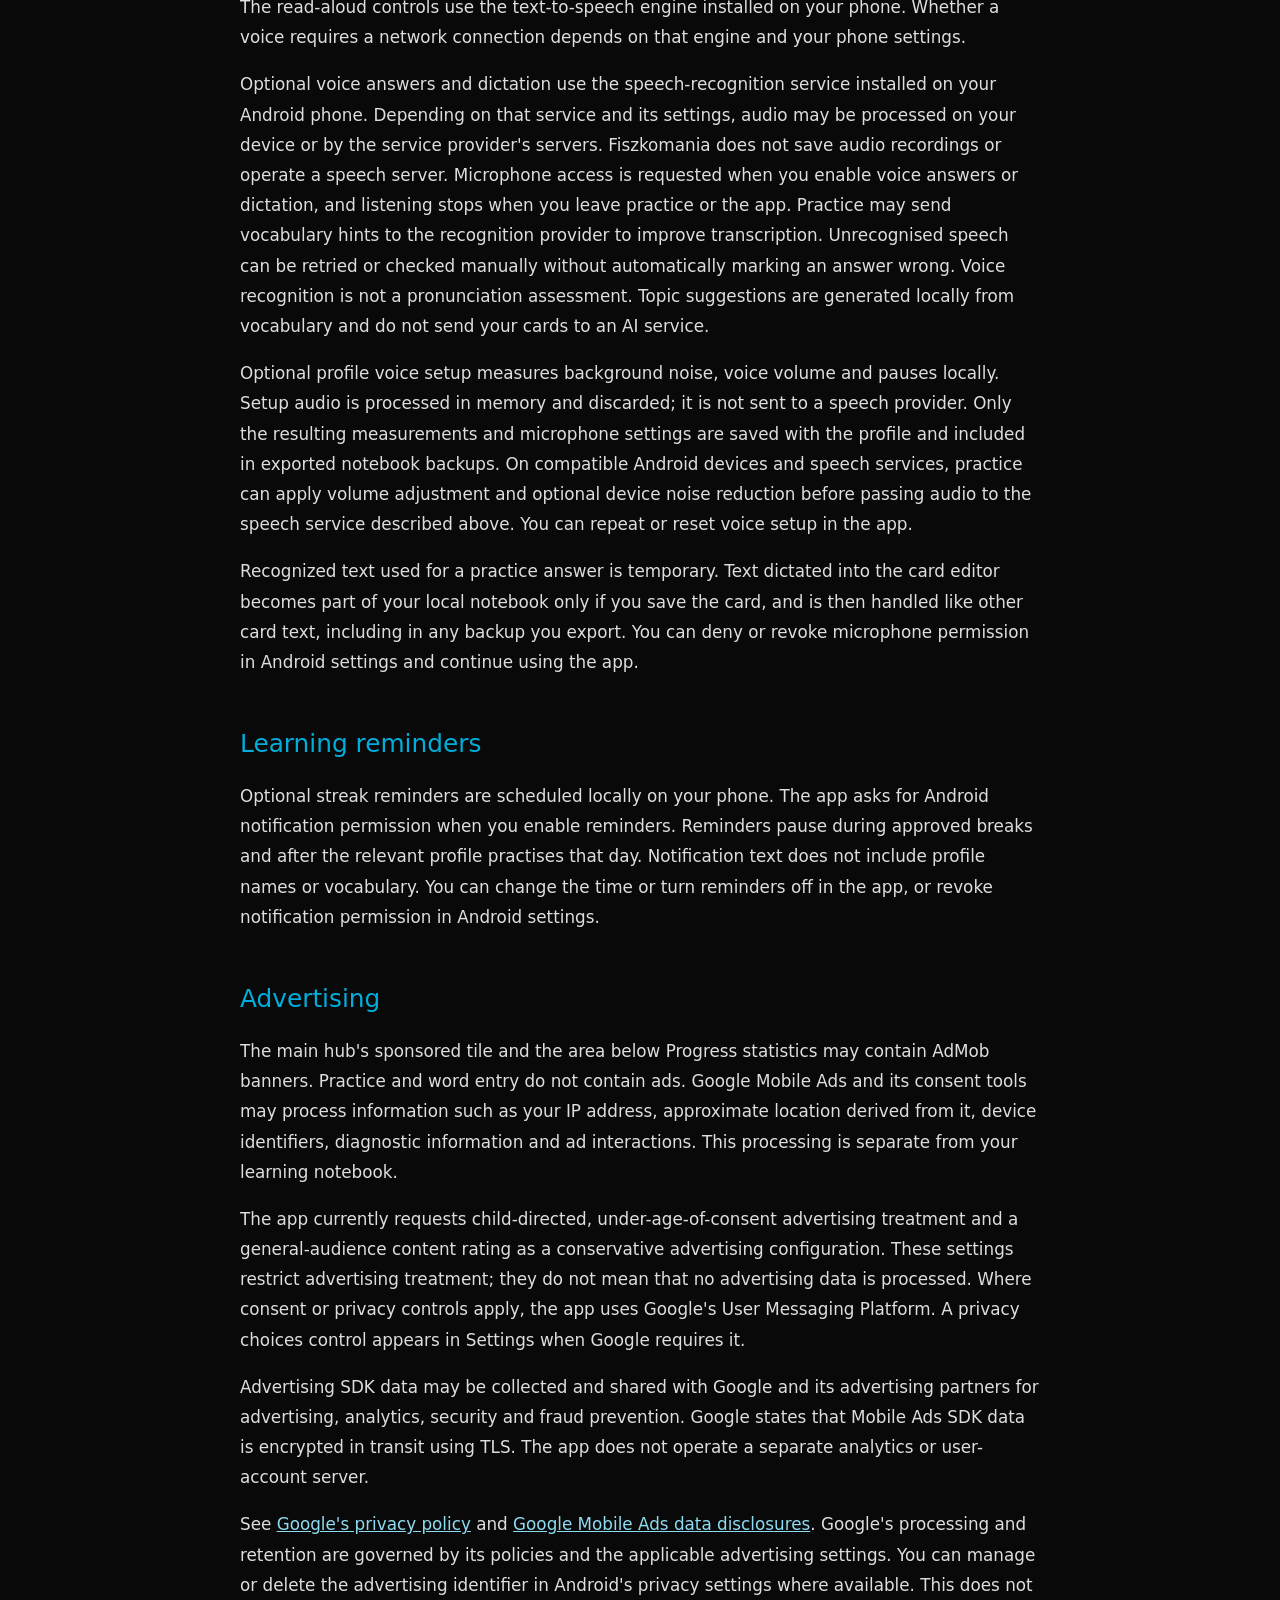
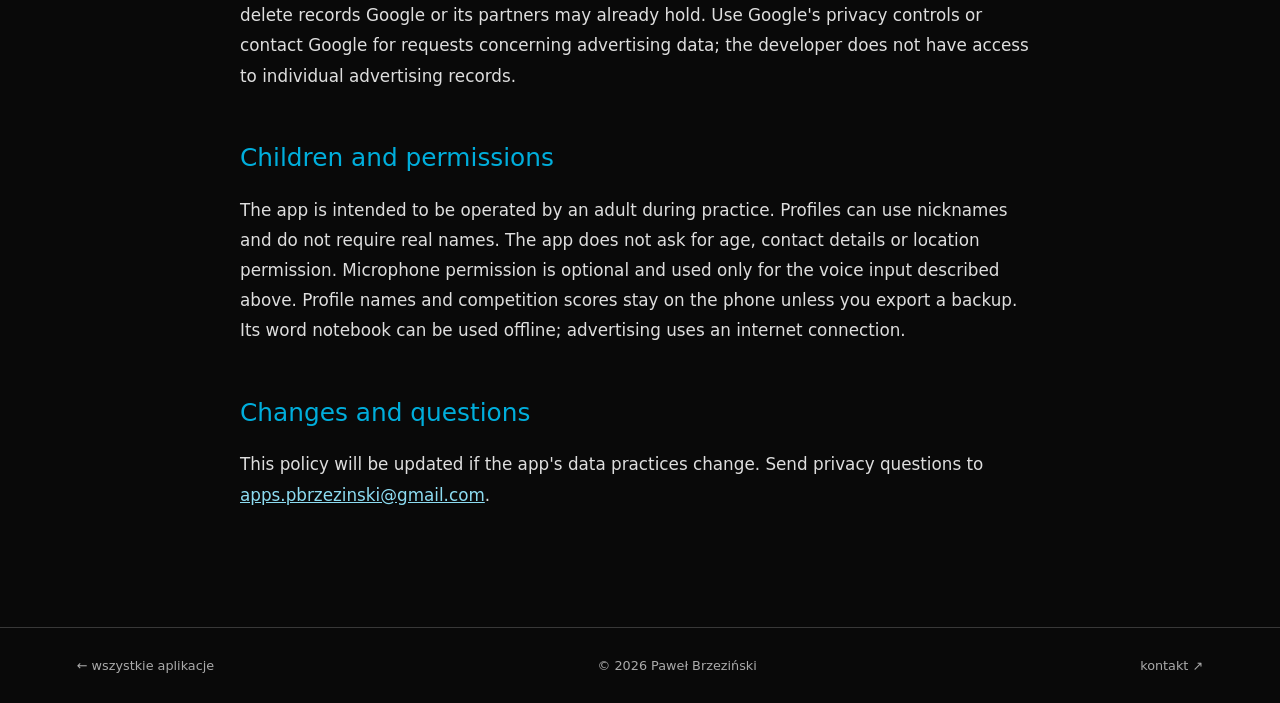
<file: fiszkomania/privacy.html>
<!doctype html><html lang="en"><head><meta charset="utf-8"><meta name="viewport" content="width=device-width,initial-scale=1"><meta name="theme-color" content="#080808"><title>Fiszkomania — Privacy policy</title><link rel="stylesheet" href="/metro.css"></head><body style="--accent:#00aedc"><a class="skip" href="#main" target="_blank" rel="noopener noreferrer">Skip to content</a><header class="site-header"><a class="wordmark" href="/" target="_blank" rel="noopener noreferrer">paweł brzeziński<span> / apps</span></a><nav aria-label="Main navigation"><a href="/#apps" target="_blank" rel="noopener noreferrer">all apps</a><a href="/#testing" target="_blank" rel="noopener noreferrer">testing</a><a href="mailto:apps.pbrzezinski@gmail.com" target="_blank" rel="noopener noreferrer">contact</a></nav></header><main id="main" class="policy"><a class="back" href="/fiszkomania/" target="_blank" rel="noopener noreferrer">← Fiszkomania</a><h1>Fiszkomania privacy policy</h1><p>Last updated: 3 November 2026.</p>
<p>Fiszkomania, provided by PBrzezinski, is a word notebook for adults guiding English practice with school-age learners. Package: com.ppaul1989.fiszkomania. Contact: <a href="mailto:apps.pbrzezinski@gmail.com" target="_blank" rel="noopener noreferrer">apps.pbrzezinski@gmail.com</a>.</p>
<h2>Your words, photos and learning progress</h2><p>Your word pairs, grammar and sentence cards, local profile nicknames, optional profile photos, answer counts, mistakes, review schedules, challenge scores, learning-day streaks, planned break dates, voice-setup measurements and reminder preferences are stored in the app's private storage on your device. Local profiles have separate word lists, progress and scores. Selected words can be copied between profiles with fresh progress. Fiszkomania does not send these records or profile photos to the developer or an app server. No online account is required.</p>
<p>If you choose a profile photo, Android's file picker gives the app access to the image you select. The app creates a small cropped JPEG thumbnail and stores that copy with the local profile. It does not request access to your entire photo library or upload the selected image. You can replace or remove the thumbnail in the profile editor.</p>
<p>You can edit or delete individual words and remove profile photos. Local records remain on your device until you change or delete them. Clearing the app's storage or uninstalling it removes its local notebook, profile photos and progress. You can export a backup to a location you choose and restore it later; the backup includes profile nicknames and photos. Exported copies remain in that location until you delete them. If you choose a cloud document provider, that provider handles the exported file under its own terms and privacy policy.</p>
<h2>Translation and speech</h2><p>When you add a card, the app can suggest a Polish or English translation using Google's ML Kit on-device translation. The language model may be downloaded from Google on first use and updated later. Google says the text and translated result are processed on your device and are not sent to Google servers by ML Kit. ML Kit may send performance and usage metrics to Google. You can edit the suggestion before saving. See <a href="https://developers.google.com/ml-kit/terms" target="_blank" rel="noopener noreferrer">ML Kit terms and privacy</a>.</p>
<p>The read-aloud controls use the text-to-speech engine installed on your phone. Whether a voice requires a network connection depends on that engine and your phone settings.</p>
<p>Optional voice answers and dictation use the speech-recognition service installed on your Android phone. Depending on that service and its settings, audio may be processed on your device or by the service provider's servers. Fiszkomania does not save audio recordings or operate a speech server. Microphone access is requested when you enable voice answers or dictation, and listening stops when you leave practice or the app. Practice may send vocabulary hints to the recognition provider to improve transcription. Unrecognised speech can be retried or checked manually without automatically marking an answer wrong. Voice recognition is not a pronunciation assessment. Topic suggestions are generated locally from vocabulary and do not send your cards to an AI service.</p>
<p>Optional profile voice setup measures background noise, voice volume and pauses locally. Setup audio is processed in memory and discarded; it is not sent to a speech provider. Only the resulting measurements and microphone settings are saved with the profile and included in exported notebook backups. On compatible Android devices and speech services, practice can apply volume adjustment and optional device noise reduction before passing audio to the speech service described above. You can repeat or reset voice setup in the app.</p>
<p>Recognized text used for a practice answer is temporary. Text dictated into the card editor becomes part of your local notebook only if you save the card, and is then handled like other card text, including in any backup you export. You can deny or revoke microphone permission in Android settings and continue using the app.</p>
<h2>Learning reminders</h2><p>Optional streak reminders are scheduled locally on your phone. The app asks for Android notification permission when you enable reminders. Reminders pause during approved breaks and after the relevant profile practises that day. Notification text does not include profile names or vocabulary. You can change the time or turn reminders off in the app, or revoke notification permission in Android settings.</p>
<h2>Advertising</h2><p>The main hub's sponsored tile and the area below Progress statistics may contain AdMob banners. Practice and word entry do not contain ads. Google Mobile Ads and its consent tools may process information such as your IP address, approximate location derived from it, device identifiers, diagnostic information and ad interactions. This processing is separate from your learning notebook.</p>
<p>The app currently requests child-directed, under-age-of-consent advertising treatment and a general-audience content rating as a conservative advertising configuration. These settings restrict advertising treatment; they do not mean that no advertising data is processed. Where consent or privacy controls apply, the app uses Google's User Messaging Platform. A privacy choices control appears in Settings when Google requires it.</p>
<p>Advertising SDK data may be collected and shared with Google and its advertising partners for advertising, analytics, security and fraud prevention. Google states that Mobile Ads SDK data is encrypted in transit using TLS. The app does not operate a separate analytics or user-account server.</p>
<p>See <a href="https://policies.google.com/privacy" target="_blank" rel="noopener noreferrer">Google's privacy policy</a> and <a href="https://developers.google.com/admob/android/privacy/play-data-disclosure" target="_blank" rel="noopener noreferrer">Google Mobile Ads data disclosures</a>. Google's processing and retention are governed by its policies and the applicable advertising settings. You can manage or delete the advertising identifier in Android's privacy settings where available. This does not delete records Google or its partners may already hold. Use Google's privacy controls or contact Google for requests concerning advertising data; the developer does not have access to individual advertising records.</p>
<h2>Children and permissions</h2><p>The app is intended to be operated by an adult during practice. Profiles can use nicknames and do not require real names. The app does not ask for age, contact details or location permission. Microphone permission is optional and used only for the voice input described above. Profile names and competition scores stay on the phone unless you export a backup. Its word notebook can be used offline; advertising uses an internet connection.</p>
<h2>Changes and questions</h2><p>This policy will be updated if the app's data practices change. Send privacy questions to <a href="mailto:apps.pbrzezinski@gmail.com" target="_blank" rel="noopener noreferrer">apps.pbrzezinski@gmail.com</a>.</p>
</main><footer class="site-footer"><a href="/" target="_blank" rel="noopener noreferrer">← all apps</a><span>© 2026 Paweł Brzeziński</span><a href="mailto:apps.pbrzezinski@gmail.com" target="_blank" rel="noopener noreferrer">contact ↗</a></footer><script src="/locale.js"></script></body></html>
</file>
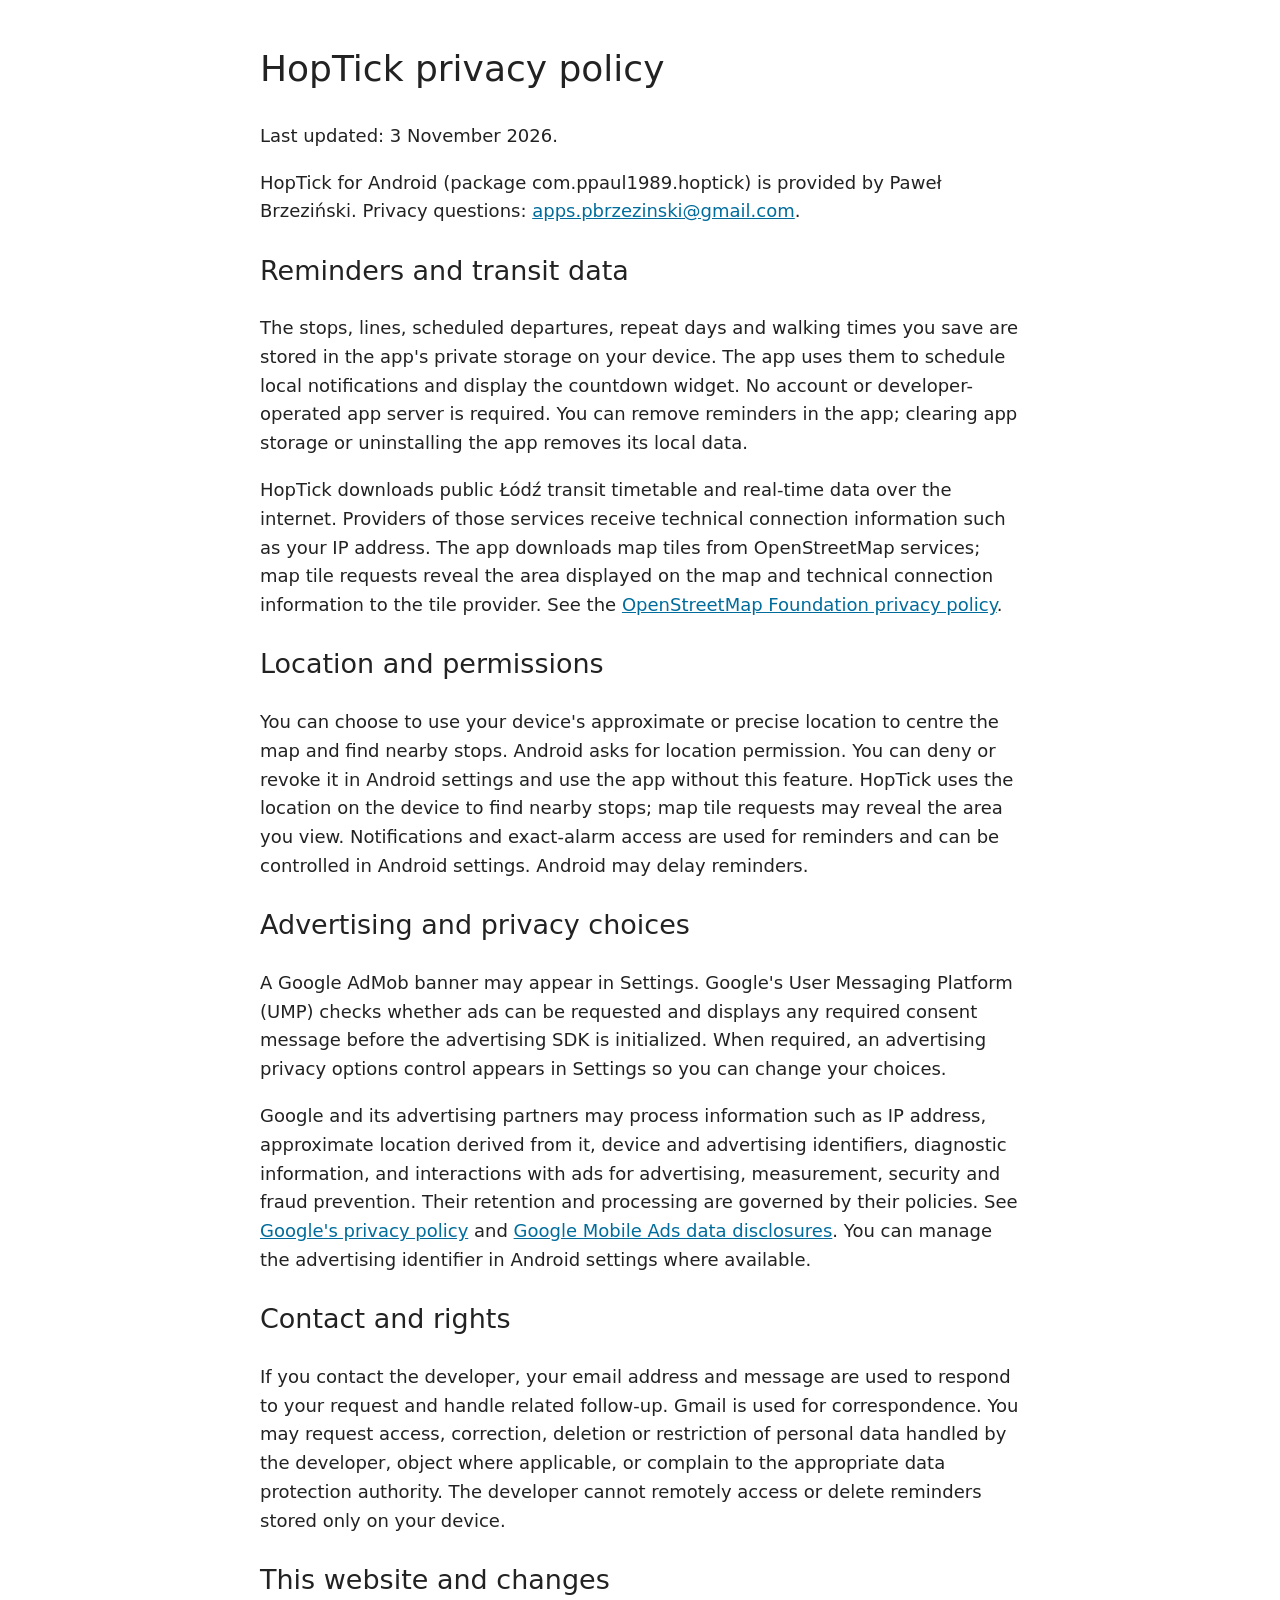
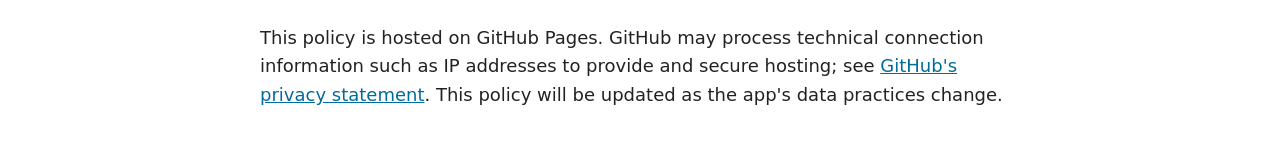
<file: hoptick/privacy.html>
<!doctype html>
<html lang="en"><head><meta charset="utf-8"><meta name="viewport" content="width=device-width, initial-scale=1"><title>HopTick privacy policy</title><style>body{max-width:760px;margin:40px auto;padding:0 24px;font:18px/1.6 system-ui;color:#222}h1,h2{font-weight:500}a{color:#006c9c}</style></head><body>
<h1>HopTick privacy policy</h1><p>Last updated: 3 November 2026.</p>
<p>HopTick for Android (package com.ppaul1989.hoptick) is provided by Paweł Brzeziński. Privacy questions: <a href="mailto:apps.pbrzezinski@gmail.com">apps.pbrzezinski@gmail.com</a>.</p>
<h2>Reminders and transit data</h2><p>The stops, lines, scheduled departures, repeat days and walking times you save are stored in the app's private storage on your device. The app uses them to schedule local notifications and display the countdown widget. No account or developer-operated app server is required. You can remove reminders in the app; clearing app storage or uninstalling the app removes its local data.</p>
<p>HopTick downloads public Łódź transit timetable and real-time data over the internet. Providers of those services receive technical connection information such as your IP address. The app downloads map tiles from OpenStreetMap services; map tile requests reveal the area displayed on the map and technical connection information to the tile provider. See the <a href="https://osmfoundation.org/wiki/Privacy_Policy">OpenStreetMap Foundation privacy policy</a>.</p>
<h2>Location and permissions</h2><p>You can choose to use your device's approximate or precise location to centre the map and find nearby stops. Android asks for location permission. You can deny or revoke it in Android settings and use the app without this feature. HopTick uses the location on the device to find nearby stops; map tile requests may reveal the area you view. Notifications and exact-alarm access are used for reminders and can be controlled in Android settings. Android may delay reminders.</p>
<h2>Advertising and privacy choices</h2><p>A Google AdMob banner may appear in Settings. Google's User Messaging Platform (UMP) checks whether ads can be requested and displays any required consent message before the advertising SDK is initialized. When required, an advertising privacy options control appears in Settings so you can change your choices.</p>
<p>Google and its advertising partners may process information such as IP address, approximate location derived from it, device and advertising identifiers, diagnostic information, and interactions with ads for advertising, measurement, security and fraud prevention. Their retention and processing are governed by their policies. See <a href="https://policies.google.com/privacy">Google's privacy policy</a> and <a href="https://developers.google.com/admob/android/privacy/play-data-disclosure">Google Mobile Ads data disclosures</a>. You can manage the advertising identifier in Android settings where available.</p>
<h2>Contact and rights</h2><p>If you contact the developer, your email address and message are used to respond to your request and handle related follow-up. Gmail is used for correspondence. You may request access, correction, deletion or restriction of personal data handled by the developer, object where applicable, or complain to the appropriate data protection authority. The developer cannot remotely access or delete reminders stored only on your device.</p>
<h2>This website and changes</h2><p>This policy is hosted on GitHub Pages. GitHub may process technical connection information such as IP addresses to provide and secure hosting; see <a href="https://docs.github.com/en/site-policy/privacy-policies/github-general-privacy-statement">GitHub's privacy statement</a>. This policy will be updated as the app's data practices change.</p></body></html>
</file>
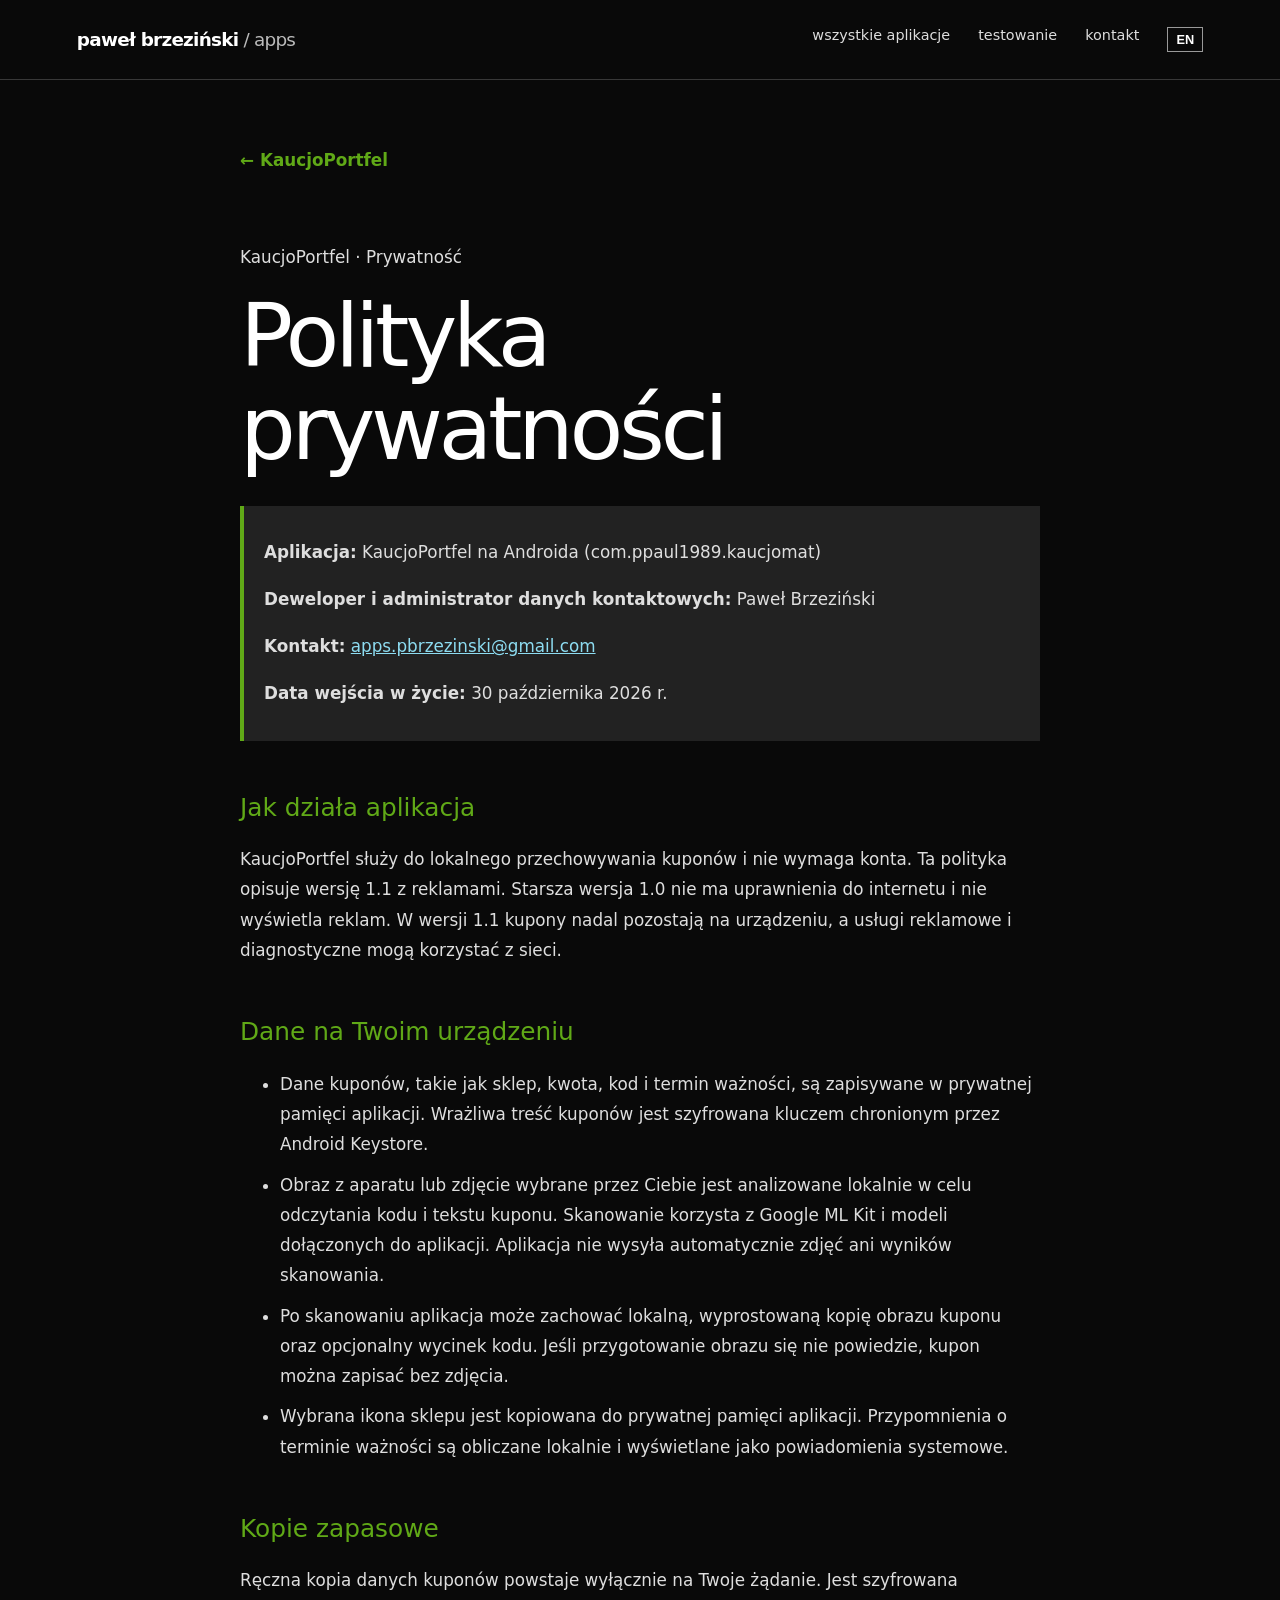
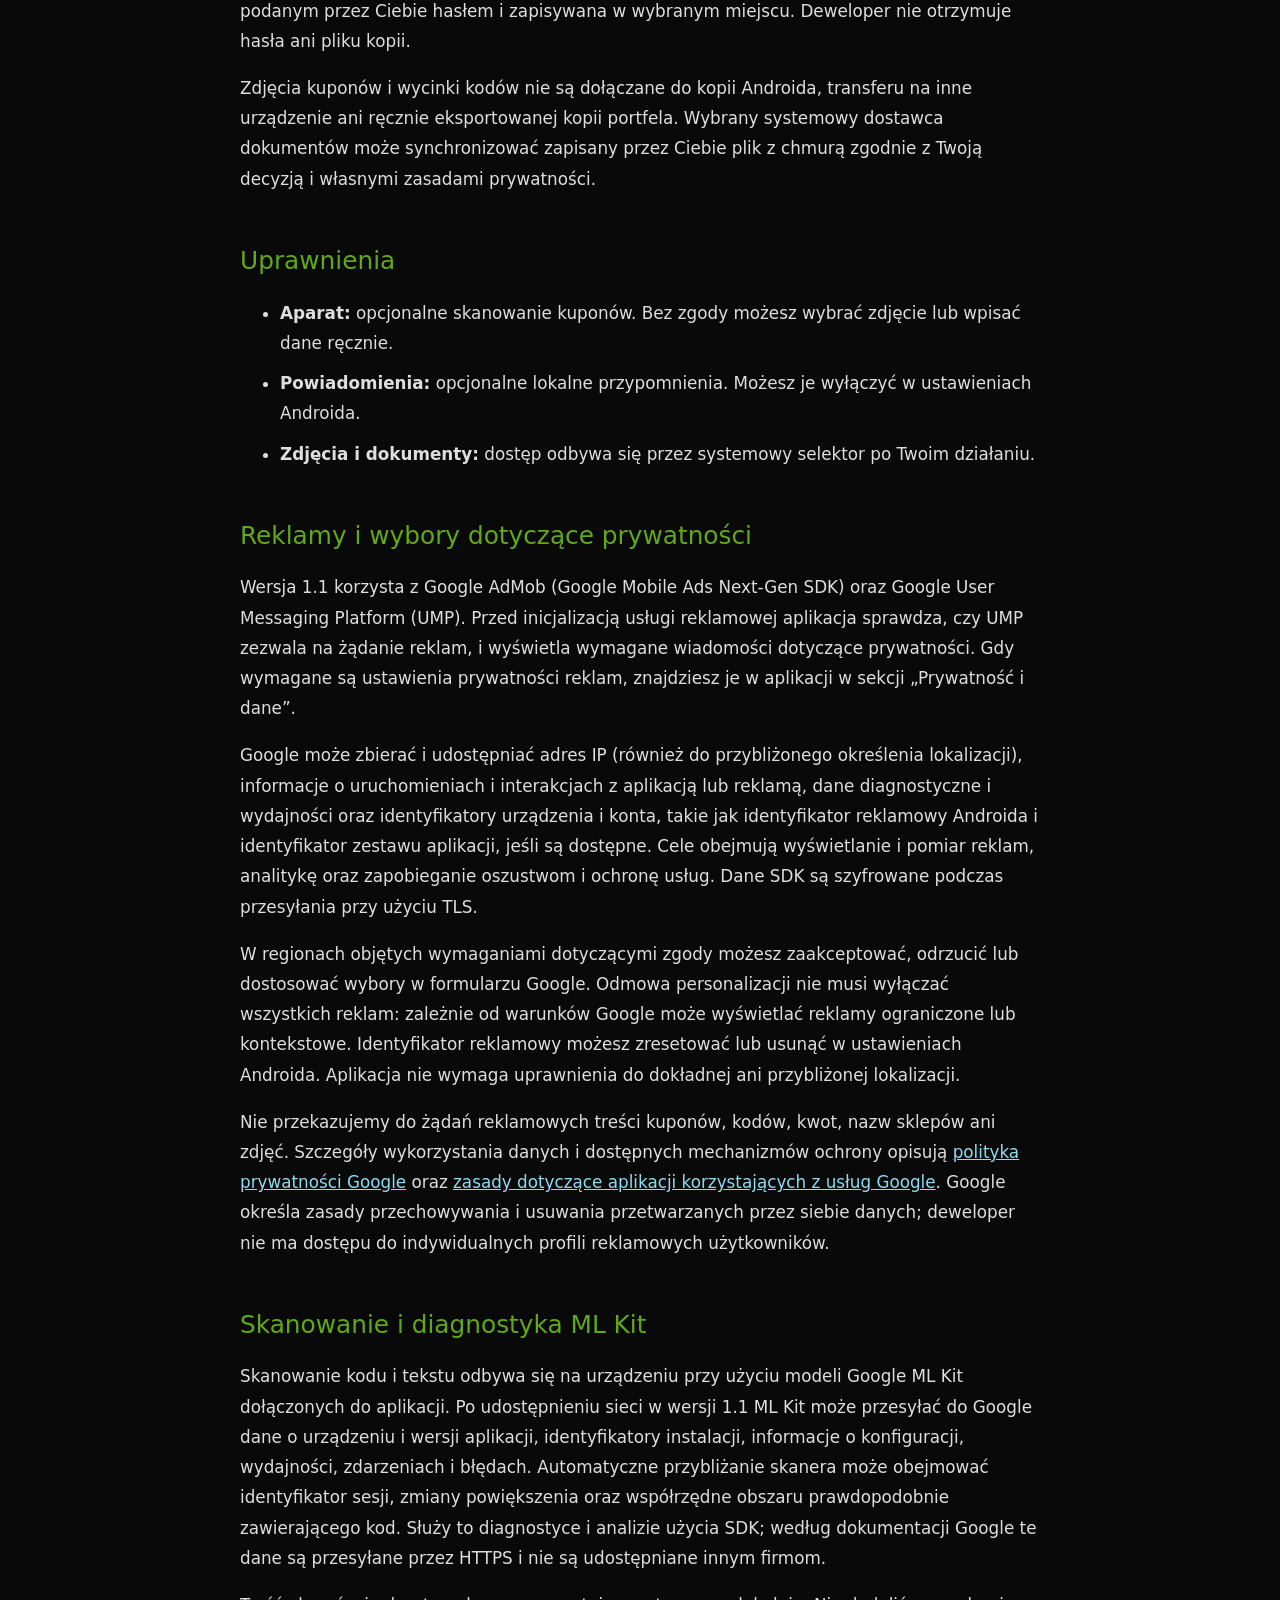
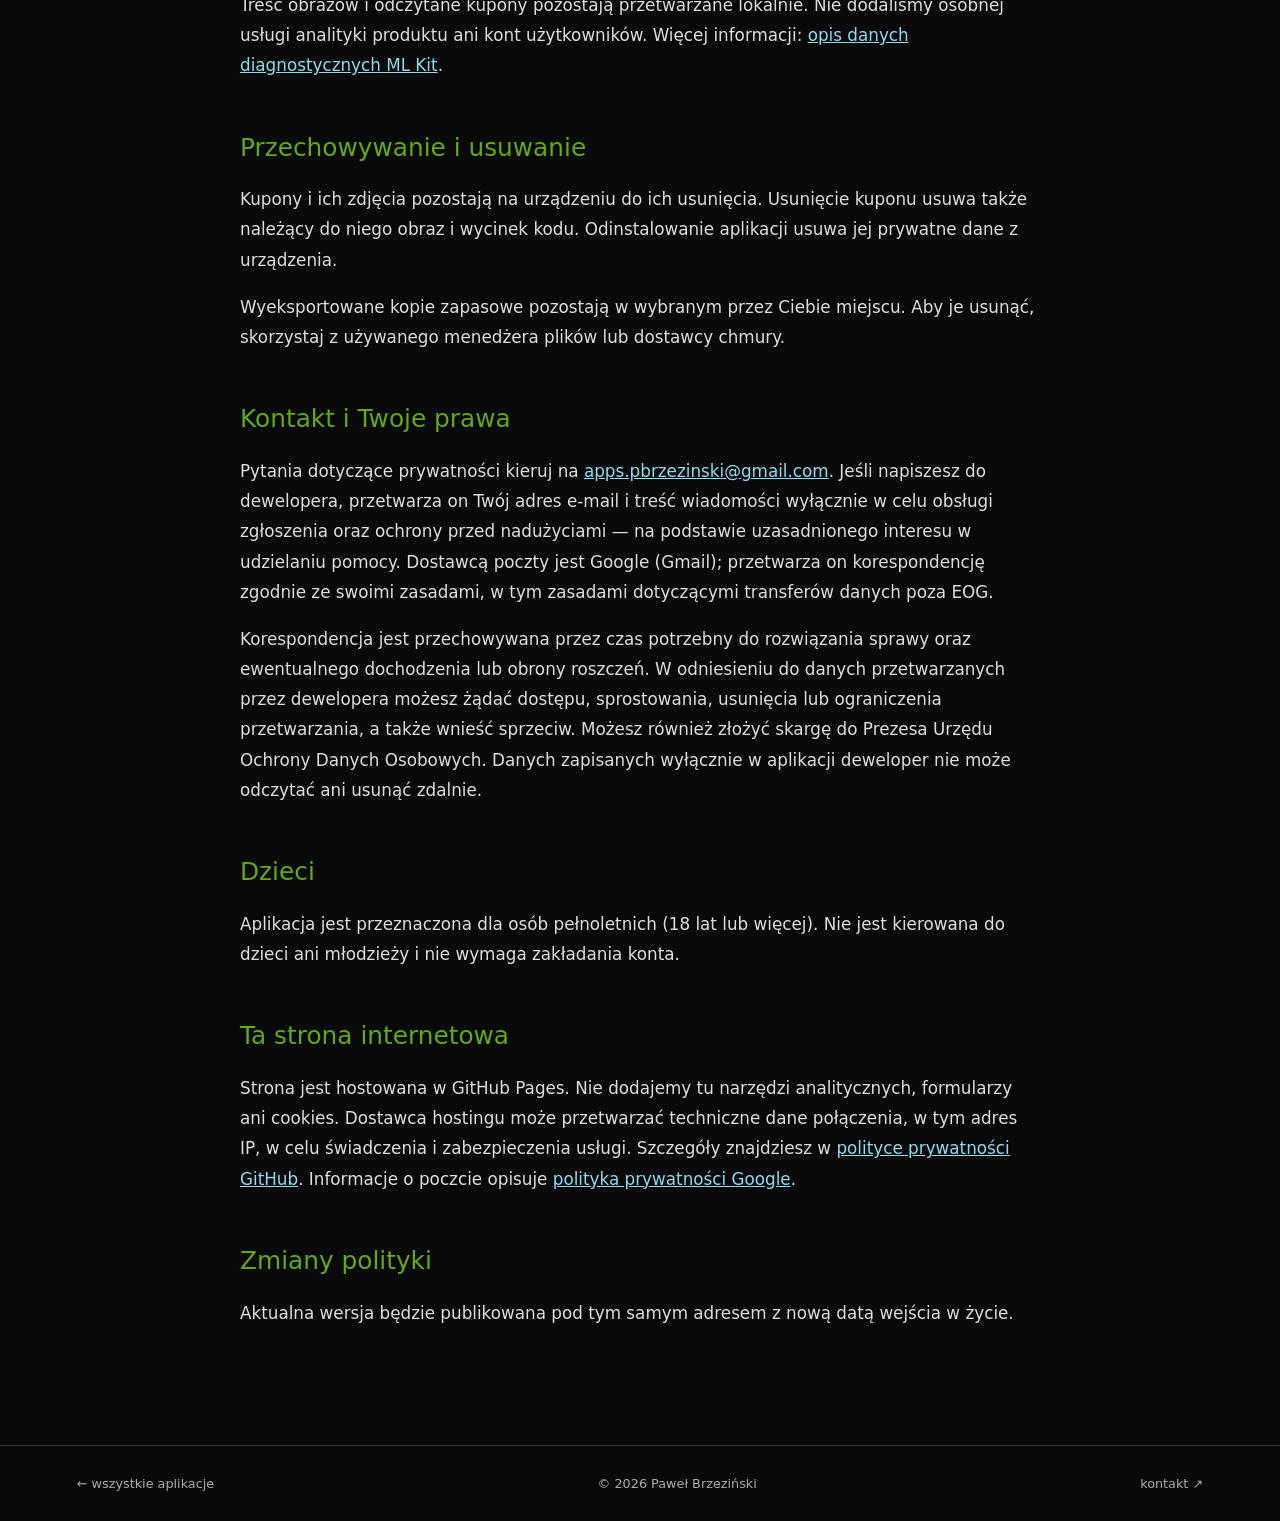
<file: kaucjoportfel/privacy.html>
<!doctype html><html lang="pl"><head><meta charset="utf-8"><meta name="viewport" content="width=device-width,initial-scale=1"><meta name="theme-color" content="#080808"><title>KaucjoPortfel — Privacy policy</title><link rel="stylesheet" href="/metro.css"></head><body style="--accent:#60a917"><a class="skip" href="#main" target="_blank" rel="noopener noreferrer">Skip to content</a><header class="site-header"><a class="wordmark" href="/" target="_blank" rel="noopener noreferrer">paweł brzeziński<span> / apps</span></a><nav aria-label="Main navigation"><a href="/#apps" target="_blank" rel="noopener noreferrer">all apps</a><a href="/#testing" target="_blank" rel="noopener noreferrer">testing</a><a href="mailto:apps.pbrzezinski@gmail.com" target="_blank" rel="noopener noreferrer">contact</a></nav></header><main id="main" class="policy"><a class="back" href="/kaucjoportfel/" target="_blank" rel="noopener noreferrer">← KaucjoPortfel</a>
    <p class="eyebrow">KaucjoPortfel · Prywatność</p>
    <h1>Polityka prywatności</h1>
    <div class="meta">
      <p><strong>Aplikacja:</strong> KaucjoPortfel na Androida (<span lang="en">com.ppaul1989.kaucjomat</span>)</p>
      <p><strong>Deweloper i administrator danych kontaktowych:</strong> Paweł Brzeziński</p>
      <p><strong>Kontakt:</strong> <a href="mailto:apps.pbrzezinski@gmail.com" target="_blank" rel="noopener noreferrer">apps.pbrzezinski@gmail.com</a></p>
      <p><strong>Data wejścia w życie:</strong> <time datetime="2026-10-30">30 października 2026 r.</time></p>
    </div>
    <h2>Jak działa aplikacja</h2>
    <p>KaucjoPortfel służy do lokalnego przechowywania kuponów i nie wymaga konta. Ta polityka opisuje wersję 1.1 z reklamami. Starsza wersja 1.0 nie ma uprawnienia do internetu i nie wyświetla reklam. W wersji 1.1 kupony nadal pozostają na urządzeniu, a usługi reklamowe i diagnostyczne mogą korzystać z sieci.</p>
    <h2>Dane na Twoim urządzeniu</h2>
    <ul>
      <li>Dane kuponów, takie jak sklep, kwota, kod i termin ważności, są zapisywane w prywatnej pamięci aplikacji. Wrażliwa treść kuponów jest szyfrowana kluczem chronionym przez Android Keystore.</li>
      <li>Obraz z aparatu lub zdjęcie wybrane przez Ciebie jest analizowane lokalnie w celu odczytania kodu i tekstu kuponu. Skanowanie korzysta z Google ML Kit i modeli dołączonych do aplikacji. Aplikacja nie wysyła automatycznie zdjęć ani wyników skanowania.</li>
      <li>Po skanowaniu aplikacja może zachować lokalną, wyprostowaną kopię obrazu kuponu oraz opcjonalny wycinek kodu. Jeśli przygotowanie obrazu się nie powiedzie, kupon można zapisać bez zdjęcia.</li>
      <li>Wybrana ikona sklepu jest kopiowana do prywatnej pamięci aplikacji. Przypomnienia o terminie ważności są obliczane lokalnie i wyświetlane jako powiadomienia systemowe.</li>
    </ul>
    <h2>Kopie zapasowe</h2>
    <p>Ręczna kopia danych kuponów powstaje wyłącznie na Twoje żądanie. Jest szyfrowana podanym przez Ciebie hasłem i zapisywana w wybranym miejscu. Deweloper nie otrzymuje hasła ani pliku kopii.</p>
    <p>Zdjęcia kuponów i wycinki kodów nie są dołączane do kopii Androida, transferu na inne urządzenie ani ręcznie eksportowanej kopii portfela. Wybrany systemowy dostawca dokumentów może synchronizować zapisany przez Ciebie plik z chmurą zgodnie z Twoją decyzją i własnymi zasadami prywatności.</p>
    <h2>Uprawnienia</h2>
    <ul>
      <li><strong>Aparat:</strong> opcjonalne skanowanie kuponów. Bez zgody możesz wybrać zdjęcie lub wpisać dane ręcznie.</li>
      <li><strong>Powiadomienia:</strong> opcjonalne lokalne przypomnienia. Możesz je wyłączyć w ustawieniach Androida.</li>
      <li><strong>Zdjęcia i dokumenty:</strong> dostęp odbywa się przez systemowy selektor po Twoim działaniu.</li>
    </ul>
    <h2>Reklamy i wybory dotyczące prywatności</h2>
    <p>Wersja 1.1 korzysta z Google AdMob (Google Mobile Ads Next-Gen SDK) oraz Google User Messaging Platform (UMP). Przed inicjalizacją usługi reklamowej aplikacja sprawdza, czy UMP zezwala na żądanie reklam, i wyświetla wymagane wiadomości dotyczące prywatności. Gdy wymagane są ustawienia prywatności reklam, znajdziesz je w aplikacji w sekcji „Prywatność i dane”.</p>
    <p>Google może zbierać i udostępniać adres IP (również do przybliżonego określenia lokalizacji), informacje o uruchomieniach i interakcjach z aplikacją lub reklamą, dane diagnostyczne i wydajności oraz identyfikatory urządzenia i konta, takie jak identyfikator reklamowy Androida i identyfikator zestawu aplikacji, jeśli są dostępne. Cele obejmują wyświetlanie i pomiar reklam, analitykę oraz zapobieganie oszustwom i ochronę usług. Dane SDK są szyfrowane podczas przesyłania przy użyciu TLS.</p>
    <p>W regionach objętych wymaganiami dotyczącymi zgody możesz zaakceptować, odrzucić lub dostosować wybory w formularzu Google. Odmowa personalizacji nie musi wyłączać wszystkich reklam: zależnie od warunków Google może wyświetlać reklamy ograniczone lub kontekstowe. Identyfikator reklamowy możesz zresetować lub usunąć w ustawieniach Androida. Aplikacja nie wymaga uprawnienia do dokładnej ani przybliżonej lokalizacji.</p>
    <p>Nie przekazujemy do żądań reklamowych treści kuponów, kodów, kwot, nazw sklepów ani zdjęć. Szczegóły wykorzystania danych i dostępnych mechanizmów ochrony opisują <a href="https://policies.google.com/privacy?hl=pl" target="_blank" rel="noopener noreferrer">polityka prywatności Google</a> oraz <a href="https://policies.google.com/technologies/partner-sites?hl=pl" target="_blank" rel="noopener noreferrer">zasady dotyczące aplikacji korzystających z usług Google</a>. Google określa zasady przechowywania i usuwania przetwarzanych przez siebie danych; deweloper nie ma dostępu do indywidualnych profili reklamowych użytkowników.</p>
    <h2>Skanowanie i diagnostyka ML Kit</h2>
    <p>Skanowanie kodu i tekstu odbywa się na urządzeniu przy użyciu modeli Google ML Kit dołączonych do aplikacji. Po udostępnieniu sieci w wersji 1.1 ML Kit może przesyłać do Google dane o urządzeniu i wersji aplikacji, identyfikatory instalacji, informacje o konfiguracji, wydajności, zdarzeniach i błędach. Automatyczne przybliżanie skanera może obejmować identyfikator sesji, zmiany powiększenia oraz współrzędne obszaru prawdopodobnie zawierającego kod. Służy to diagnostyce i analizie użycia SDK; według dokumentacji Google te dane są przesyłane przez HTTPS i nie są udostępniane innym firmom.</p>
    <p>Treść obrazów i odczytane kupony pozostają przetwarzane lokalnie. Nie dodaliśmy osobnej usługi analityki produktu ani kont użytkowników. Więcej informacji: <a href="https://developers.google.com/ml-kit/android-data-disclosure" target="_blank" rel="noopener noreferrer">opis danych diagnostycznych ML Kit</a>.</p>
    <h2>Przechowywanie i usuwanie</h2>
    <p>Kupony i ich zdjęcia pozostają na urządzeniu do ich usunięcia. Usunięcie kuponu usuwa także należący do niego obraz i wycinek kodu. Odinstalowanie aplikacji usuwa jej prywatne dane z urządzenia.</p>
    <p>Wyeksportowane kopie zapasowe pozostają w wybranym przez Ciebie miejscu. Aby je usunąć, skorzystaj z używanego menedżera plików lub dostawcy chmury.</p>
    <h2 id="kontakt">Kontakt i Twoje prawa</h2>
    <p>Pytania dotyczące prywatności kieruj na <a href="mailto:apps.pbrzezinski@gmail.com" target="_blank" rel="noopener noreferrer">apps.pbrzezinski@gmail.com</a>. Jeśli napiszesz do dewelopera, przetwarza on Twój adres e-mail i treść wiadomości wyłącznie w celu obsługi zgłoszenia oraz ochrony przed nadużyciami — na podstawie uzasadnionego interesu w udzielaniu pomocy. Dostawcą poczty jest Google (Gmail); przetwarza on korespondencję zgodnie ze swoimi zasadami, w tym zasadami dotyczącymi transferów danych poza EOG.</p>
    <p>Korespondencja jest przechowywana przez czas potrzebny do rozwiązania sprawy oraz ewentualnego dochodzenia lub obrony roszczeń. W odniesieniu do danych przetwarzanych przez dewelopera możesz żądać dostępu, sprostowania, usunięcia lub ograniczenia przetwarzania, a także wnieść sprzeciw. Możesz również złożyć skargę do Prezesa Urzędu Ochrony Danych Osobowych. Danych zapisanych wyłącznie w aplikacji deweloper nie może odczytać ani usunąć zdalnie.</p>
    <h2>Dzieci</h2>
    <p>Aplikacja jest przeznaczona dla osób pełnoletnich (18 lat lub więcej). Nie jest kierowana do dzieci ani młodzieży i nie wymaga zakładania konta.</p>
    <h2>Ta strona internetowa</h2>
    <p>Strona jest hostowana w GitHub Pages. Nie dodajemy tu narzędzi analitycznych, formularzy ani cookies. Dostawca hostingu może przetwarzać techniczne dane połączenia, w tym adres IP, w celu świadczenia i zabezpieczenia usługi. Szczegóły znajdziesz w <a href="https://docs.github.com/en/site-policy/privacy-policies/github-general-privacy-statement" target="_blank" rel="noopener noreferrer">polityce prywatności GitHub</a>. Informacje o poczcie opisuje <a href="https://policies.google.com/privacy?hl=pl" target="_blank" rel="noopener noreferrer">polityka prywatności Google</a>.</p>
    <h2>Zmiany polityki</h2>
    <p>Aktualna wersja będzie publikowana pod tym samym adresem z nową datą wejścia w życie.</p>
  </main><footer class="site-footer"><a href="/" target="_blank" rel="noopener noreferrer">← all apps</a><span>© 2026 Paweł Brzeziński</span><a href="mailto:apps.pbrzezinski@gmail.com" target="_blank" rel="noopener noreferrer">contact ↗</a></footer><script src="/locale.js"></script></body></html>
</file>
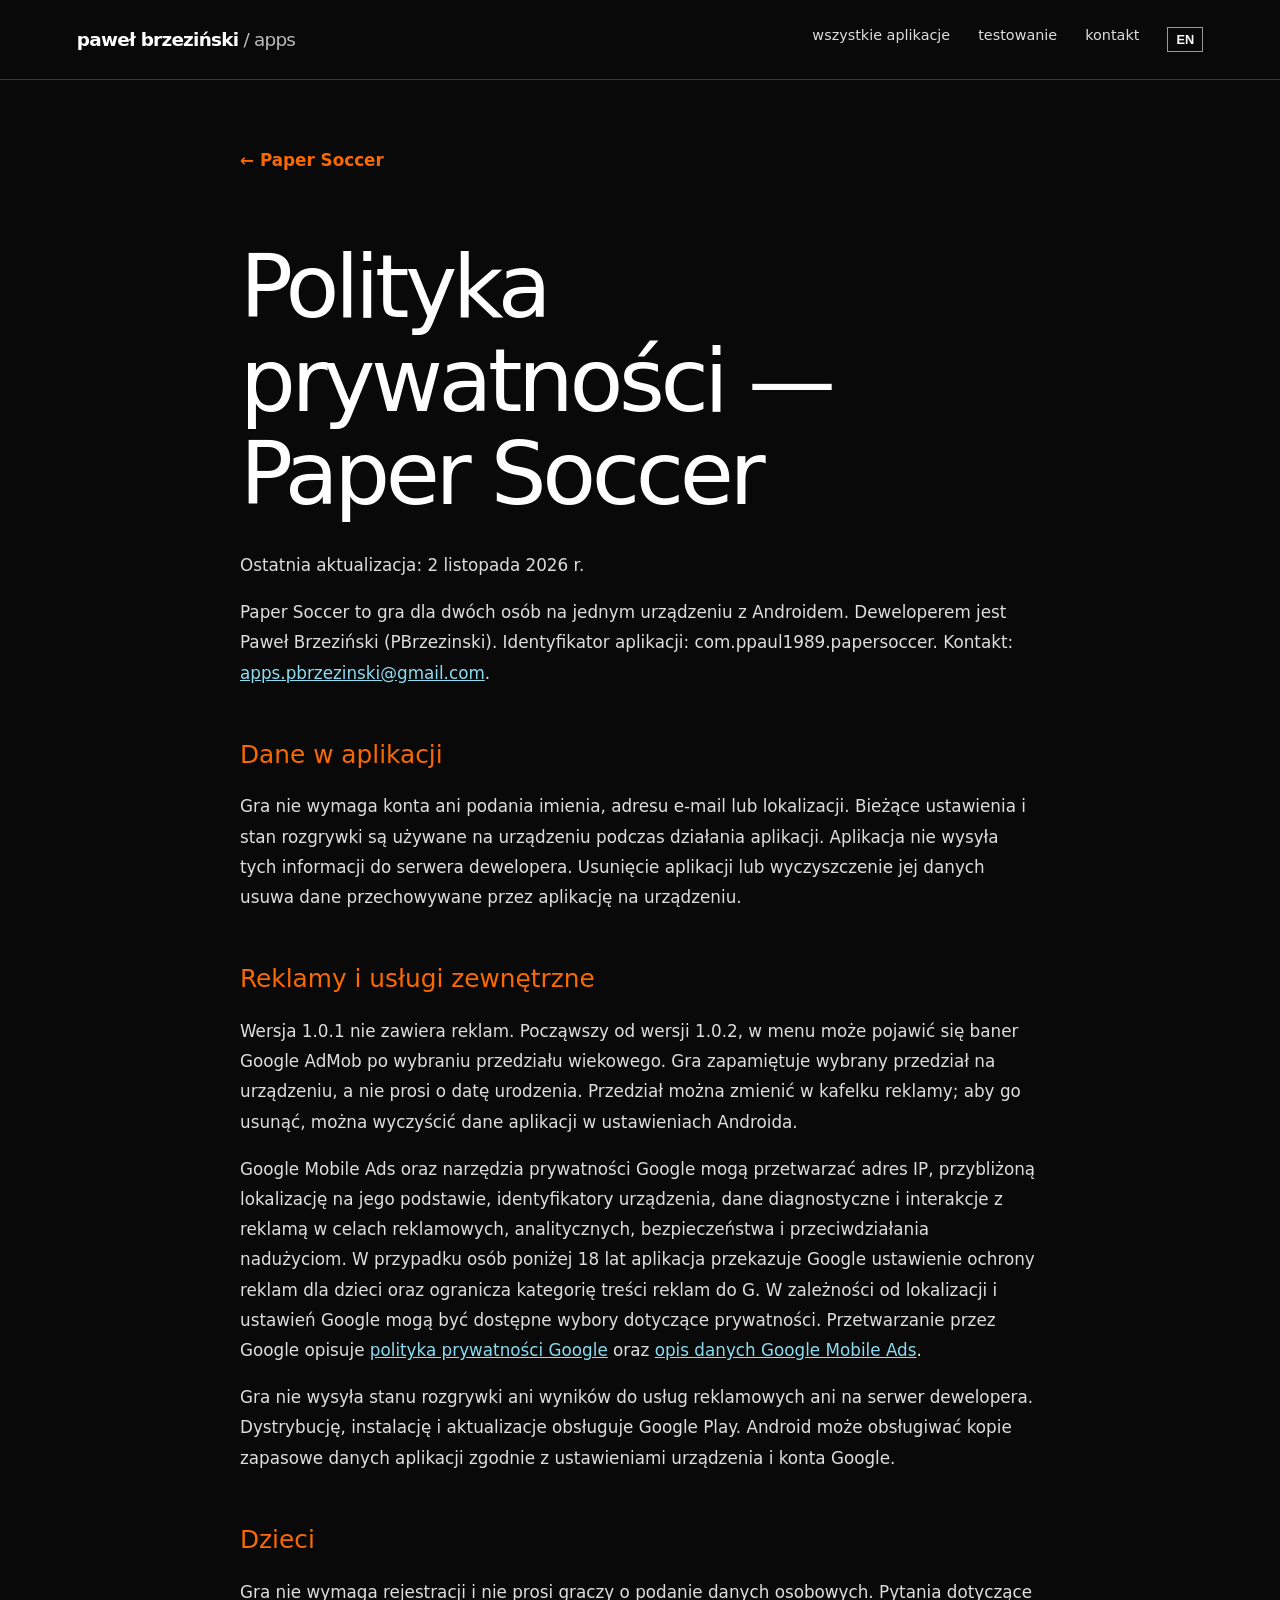
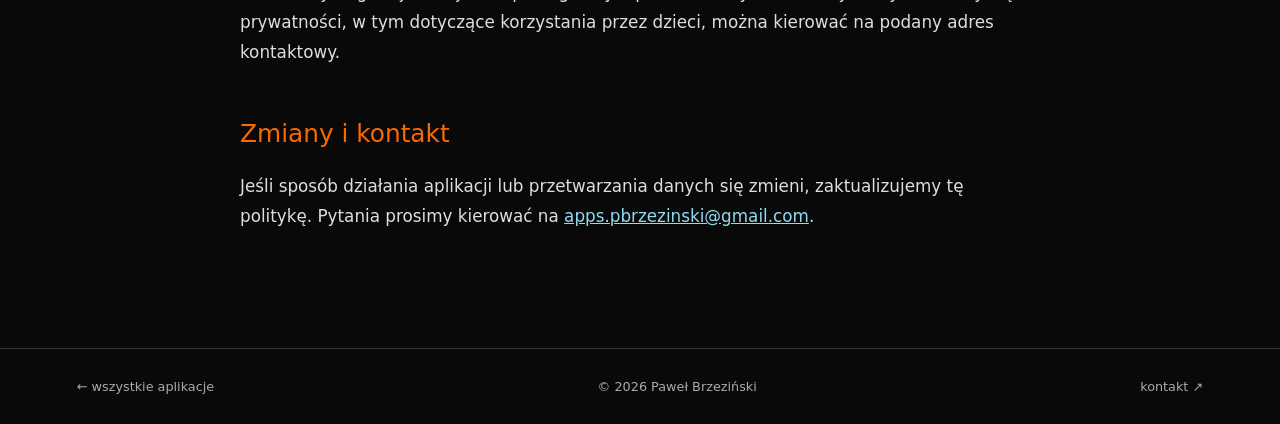
<file: papersoccer/privacy.html>
<!doctype html><html lang="pl"><head><meta charset="utf-8"><meta name="viewport" content="width=device-width,initial-scale=1"><meta name="theme-color" content="#080808"><title>Paper Soccer — Privacy policy</title><link rel="stylesheet" href="/metro.css"></head><body style="--accent:#fa6800"><a class="skip" href="#main" target="_blank" rel="noopener noreferrer">Skip to content</a><header class="site-header"><a class="wordmark" href="/" target="_blank" rel="noopener noreferrer">paweł brzeziński<span> / apps</span></a><nav aria-label="Main navigation"><a href="/#apps" target="_blank" rel="noopener noreferrer">all apps</a><a href="/#testing" target="_blank" rel="noopener noreferrer">testing</a><a href="mailto:apps.pbrzezinski@gmail.com" target="_blank" rel="noopener noreferrer">contact</a></nav></header><main id="main" class="policy"><a class="back" href="/papersoccer/" target="_blank" rel="noopener noreferrer">← Paper Soccer</a>
  <h1>Polityka prywatności — Paper Soccer</h1>
  <p>Ostatnia aktualizacja: 2 listopada 2026 r.</p>
  <p>Paper Soccer to gra dla dwóch osób na jednym urządzeniu z Androidem. Deweloperem jest Paweł Brzeziński (PBrzezinski). Identyfikator aplikacji: com.ppaul1989.papersoccer. Kontakt: <a href="mailto:apps.pbrzezinski@gmail.com" target="_blank" rel="noopener noreferrer">apps.pbrzezinski@gmail.com</a>.</p>
  <h2>Dane w aplikacji</h2>
  <p>Gra nie wymaga konta ani podania imienia, adresu e-mail lub lokalizacji. Bieżące ustawienia i stan rozgrywki są używane na urządzeniu podczas działania aplikacji. Aplikacja nie wysyła tych informacji do serwera dewelopera. Usunięcie aplikacji lub wyczyszczenie jej danych usuwa dane przechowywane przez aplikację na urządzeniu.</p>
  <h2>Reklamy i usługi zewnętrzne</h2>
  <p>Wersja 1.0.1 nie zawiera reklam. Począwszy od wersji 1.0.2, w menu może pojawić się baner Google AdMob po wybraniu przedziału wiekowego. Gra zapamiętuje wybrany przedział na urządzeniu, a nie prosi o datę urodzenia. Przedział można zmienić w kafelku reklamy; aby go usunąć, można wyczyścić dane aplikacji w ustawieniach Androida.</p>
  <p>Google Mobile Ads oraz narzędzia prywatności Google mogą przetwarzać adres IP, przybliżoną lokalizację na jego podstawie, identyfikatory urządzenia, dane diagnostyczne i interakcje z reklamą w celach reklamowych, analitycznych, bezpieczeństwa i przeciwdziałania nadużyciom. W przypadku osób poniżej 18 lat aplikacja przekazuje Google ustawienie ochrony reklam dla dzieci oraz ogranicza kategorię treści reklam do G. W zależności od lokalizacji i ustawień Google mogą być dostępne wybory dotyczące prywatności. Przetwarzanie przez Google opisuje <a href="https://policies.google.com/privacy" target="_blank" rel="noopener noreferrer">polityka prywatności Google</a> oraz <a href="https://developers.google.com/admob/android/privacy/play-data-disclosure" target="_blank" rel="noopener noreferrer">opis danych Google Mobile Ads</a>.</p>
  <p>Gra nie wysyła stanu rozgrywki ani wyników do usług reklamowych ani na serwer dewelopera. Dystrybucję, instalację i aktualizacje obsługuje Google Play. Android może obsługiwać kopie zapasowe danych aplikacji zgodnie z ustawieniami urządzenia i konta Google.</p>
  <h2>Dzieci</h2>
  <p>Gra nie wymaga rejestracji i nie prosi graczy o podanie danych osobowych. Pytania dotyczące prywatności, w tym dotyczące korzystania przez dzieci, można kierować na podany adres kontaktowy.</p>
  <h2>Zmiany i kontakt</h2>
  <p>Jeśli sposób działania aplikacji lub przetwarzania danych się zmieni, zaktualizujemy tę politykę. Pytania prosimy kierować na <a href="mailto:apps.pbrzezinski@gmail.com" target="_blank" rel="noopener noreferrer">apps.pbrzezinski@gmail.com</a>.</p>
</main><footer class="site-footer"><a href="/" target="_blank" rel="noopener noreferrer">← all apps</a><span>© 2026 Paweł Brzeziński</span><a href="mailto:apps.pbrzezinski@gmail.com" target="_blank" rel="noopener noreferrer">contact ↗</a></footer><script src="/locale.js"></script></body></html>
</file>
<file: metro.css>
:root{font-family:"Segoe UI",system-ui,-apple-system,sans-serif;color:#fff;background:#090909;scroll-behavior:smooth}*{box-sizing:border-box}body{margin:0}a{color:inherit}a:focus-visible{outline:3px solid #fff;outline-offset:4px}.skip{position:absolute;left:-9999px}.skip:focus{left:1rem;top:1rem;background:#fff;color:#000;z-index:10;padding:.7rem}.site-header{max-width:1440px;margin:auto;padding:27px 6%;display:flex;align-items:center;justify-content:space-between;gap:24px;border-bottom:1px solid #383838}.wordmark{font-size:1.15rem;text-decoration:none;font-weight:600;letter-spacing:-.04em}.wordmark span{font-weight:300;color:#bbb}nav{display:flex;gap:28px;flex-wrap:wrap}nav a{font-size:.9rem;text-decoration:none;color:#ddd}nav a:hover,.text-link:hover{color:var(--accent)}.landing,.content-section,.app-hero,.more,.testing{max-width:1440px;margin:auto;padding-left:6%;padding-right:6%}.landing{padding-top:105px;padding-bottom:100px}.overline{font-size:.72rem;font-weight:700;letter-spacing:.16em;color:var(--accent);text-transform:uppercase}.landing h1,.app-hero h1{font-weight:300;letter-spacing:-.065em;line-height:.98;font-size:clamp(4rem,10vw,9rem);margin:24px 0}.landing h1 span,.period{color:var(--accent)}.lead{font-size:clamp(1.05rem,1.6vw,1.3rem);font-weight:300;line-height:1.6;color:#d6d6d6;max-width:620px}.text-link,.back{display:inline-block;color:var(--accent);font-weight:600;text-decoration:none;margin-top:22px}.text-link span{font-size:1.3rem;padding-left:15px}.content-section{padding-top:55px;padding-bottom:100px}.section-title{display:flex;justify-content:space-between;align-items:end;gap:20px;margin-bottom:30px}.section-title h2,.details h2,.testing h2,.more h2{font-size:clamp(3rem,5.5vw,5rem);line-height:1;font-weight:300;letter-spacing:-.05em;margin:10px 0}.section-title>p{color:#aaa;line-height:1.5}.tile-grid{display:grid;grid-template-columns:repeat(3,1fr);gap:10px}.app-tile{background:var(--tile);min-height:245px;padding:22px;color:#fff;text-decoration:none;display:flex;flex-direction:column;position:relative;transition:transform .15s,filter .15s}.app-tile:hover{transform:scale(.985);filter:brightness(1.08)}.tile-cat{font-size:.68rem;font-weight:700;letter-spacing:.16em}.tile-symbol{font-size:4rem;font-weight:200;line-height:1;margin:auto}.tile-title{font-size:1.7rem;letter-spacing:-.04em;font-weight:300}.tile-arrow{position:absolute;bottom:21px;right:23px;font-size:1.4rem}.testing{border-top:1px solid #383838;display:grid;grid-template-columns:1fr 1fr;gap:9%;padding-top:80px;padding-bottom:100px}.testing>div:last-child{align-self:center;color:#ccc;line-height:1.7}.solid-btn,.outline-btn{display:inline-block;padding:15px 20px;text-decoration:none;font-size:.9rem;font-weight:600}.solid-btn{background:var(--accent);color:#fff}.outline-btn{border:2px solid #aaa;color:#fff;padding:13px 18px}.solid-btn:hover,.outline-btn:hover{background:#fff;color:#000}.site-footer{max-width:1440px;margin:auto;padding:30px 6%;border-top:1px solid #383838;display:flex;gap:20px;justify-content:space-between;color:#aaa;font-size:.8rem}.site-footer a{text-decoration:none}.app-hero{min-height:630px;display:grid;grid-template-columns:1.15fr .85fr;gap:5%;align-items:center;padding-top:55px;padding-bottom:55px}.app-hero .back{margin:0 0 55px}.app-hero h1{font-size:clamp(3.5rem,7vw,7.5rem);overflow-wrap:anywhere;margin-bottom:15px}.app-hero h2{font-weight:300;font-size:clamp(1.5rem,3vw,2.4rem);margin:0;color:var(--accent)}.actions{display:flex;flex-wrap:wrap;gap:10px;margin-top:30px}.notice{border-left:4px solid var(--accent);padding-left:16px;color:#ccc;font-size:.85rem;line-height:1.6;max-width:600px}.phone{background:var(--accent);height:480px;display:flex;align-items:end;justify-content:center;overflow:hidden;padding:30px 25px 0}.phone img{max-width:100%;height:100%;object-fit:contain;object-position:bottom}.app-emblem{height:400px;display:grid;place-items:center;background:var(--accent);font-size:9rem;font-weight:200}.details{display:grid;grid-template-columns:1fr 1fr;gap:10%;border-top:1px solid #383838}.details ul{margin:0;padding:0;list-style:none}.details li{padding:20px 0;border-bottom:1px solid #444;font-size:1.1rem;line-height:1.5}.details li:before{content:'+';color:var(--accent);padding-right:15px}.more{padding-bottom:100px}.more-grid{display:grid;grid-template-columns:repeat(3,1fr);gap:10px;margin-top:30px}.more-grid a{min-height:145px;padding:22px;background:#242424;text-decoration:none;display:flex;flex-direction:column;justify-content:space-between}.more-grid a:hover{background:var(--accent)}.more-grid strong{font-size:1.35rem;font-weight:400}.more-grid span{font-size:.8rem;color:#ddd}.policy{max-width:850px;margin:0 auto;padding:65px 25px 100px;font-size:1.05rem;line-height:1.8;color:#dedede}.policy .back{margin:0 0 50px}.policy h1{font-weight:300;font-size:clamp(3rem,7vw,5.5rem);line-height:1.06;letter-spacing:-.05em;color:#fff;margin:15px 0 30px}.policy h2{font-size:1.55rem;font-weight:400;color:var(--accent);margin-top:2.1em;line-height:1.25}.policy a:not(.back){color:#8ddcf1;overflow-wrap:anywhere}.policy .meta{background:#222;padding:15px 20px;border-left:4px solid var(--accent)}.policy code{overflow-wrap:anywhere}.policy li{margin-bottom:.6em}@media(max-width:750px){.site-header{align-items:flex-start}.site-header nav{gap:12px;font-size:.8rem}.landing{padding-top:75px;padding-bottom:65px}.tile-grid{grid-template-columns:repeat(2,1fr)}.app-tile{min-height:190px}.tile-title{font-size:1.3rem}.tile-symbol{font-size:3rem}.testing,.app-hero,.details{grid-template-columns:1fr}.app-hero{gap:35px}.app-hero .back{margin-bottom:35px}.phone{height:380px}.app-emblem{height:260px}.more-grid{grid-template-columns:1fr}.more-grid a{min-height:105px}.section-title>p{display:none}.site-footer{flex-wrap:wrap}.policy{padding-top:45px}.details{gap:20px}}@media(max-width:420px){.site-header{display:block}.site-header nav{margin-top:18px}.app-tile{min-height:160px;padding:15px}.tile-title{font-size:1.1rem}.tile-arrow{bottom:14px;right:15px}}
.app-tile:nth-child(1),.app-tile:nth-child(3),.app-tile:nth-child(4),.app-tile:nth-child(5){color:#090909}.solid-btn{background:#fff;color:#090909}.solid-btn:hover{background:var(--accent);color:#090909}
.tile-icon{width:95px;height:95px;object-fit:contain;margin:auto;display:block}.tile-space{flex:1}.app-icon{width:80px;height:80px;object-fit:contain;display:block;margin:0 0 16px}.app-emblem img{width:55%;height:55%;object-fit:contain}.app-name{font-size:clamp(3rem,6vw,6rem);line-height:.95;letter-spacing:-.06em}.language-toggle{border:1px solid #999;color:#fff;background:transparent;font:600 .8rem "Segoe UI",sans-serif;padding:4px 8px;cursor:pointer}.language-toggle:hover{background:#fff;color:#000}.language-note{border-left:4px solid var(--accent);padding:10px 15px;background:#222;color:#eee;font-size:.9rem}@media(max-width:420px){.tile-icon{width:70px;height:70px}}
.tile-icon,.soccer-art{display:block;flex:none;width:clamp(100px,12vw,150px);height:clamp(100px,12vw,150px);object-fit:contain;margin:auto;max-width:100%}.soccer-art{color:#151515}.app-tile{min-height:280px}.tile-title{padding-right:28px;line-height:1.1}.app-icon{width:96px;height:96px}.soccer-emblem .soccer-art{width:min(60%,230px);height:auto;color:#171717}@media(max-width:750px){.app-tile{min-height:215px}.tile-icon,.soccer-art{width:clamp(85px,20vw,125px);height:clamp(85px,20vw,125px)}}@media(max-width:420px){.app-tile{min-height:180px}.tile-icon,.soccer-art{width:clamp(70px,23vw,100px);height:clamp(70px,23vw,100px)}}
.app-grid{display:grid;grid-template-columns:repeat(2,minmax(0,1fr));gap:12px}.app-card{min-height:330px;background:#1a1a1a;border-top:4px solid var(--card-accent);display:grid;grid-template-columns:minmax(0,1.15fr) minmax(0,.85fr);overflow:hidden;text-decoration:none;color:#fff;transition:background .18s}.app-card:hover{background:#272727}.card-info{min-width:0;padding:26px;display:flex;flex-direction:column;justify-content:space-between;gap:28px}.card-category{color:var(--card-accent);font-size:.7rem;letter-spacing:.15em;font-weight:700}.card-info h3{font-size:clamp(1.8rem,3vw,3rem);line-height:1;letter-spacing:-.05em;font-weight:300;margin:0 0 15px;overflow-wrap:anywhere}.card-info p{color:#d0d0d0;font-size:.9rem;line-height:1.55;margin:0}.card-cta{font-size:.8rem;font-weight:600}.card-cta span{padding-left:8px;color:var(--card-accent)}.card-image{height:100%;min-height:0;overflow:hidden;background:#101010}.card-image img{display:block;width:100%;height:100%;object-fit:cover;object-position:center top}.card-type,.paper-feature{background:#df5b00;color:#121212;display:flex;flex-direction:column;justify-content:center;overflow:hidden;font-weight:300;letter-spacing:-.07em;line-height:.9}.card-type{font-size:clamp(2.5rem,4.6vw,5rem);padding:20px}.paper-feature{position:relative;min-height:400px;padding:45px;font-size:clamp(4rem,7vw,7rem)}.paper-feature small{position:absolute;bottom:28px;right:28px;font-size:.8rem;letter-spacing:.12em;font-weight:700}.app-hero .phone img{max-width:100%;object-fit:contain}@media(max-width:900px){.app-grid{grid-template-columns:1fr}.app-card{min-height:290px}}@media(max-width:500px){.app-card{grid-template-columns:minmax(0,1.2fr) minmax(0,.8fr);min-height:260px}.card-info{padding:20px;gap:18px}.card-info h3{font-size:1.8rem}.card-info p{font-size:.82rem}.card-type{font-size:clamp(2rem,9vw,3.8rem);padding:14px}.paper-feature{min-height:250px;padding:28px;font-size:4.5rem}}
.card-image{position:relative;min-height:330px}.card-image img{position:absolute;inset:0}@media(max-width:900px){.card-image{min-height:290px}}@media(max-width:500px){.card-image{min-height:260px}}
.screen-gallery{max-width:1440px;margin:0 auto;padding:25px 6% 100px}.screen-gallery h2{font-size:clamp(3rem,5.5vw,5rem);line-height:1;font-weight:300;letter-spacing:-.05em;margin:10px 0 35px}.screen-gallery-grid{display:grid;grid-template-columns:repeat(3,minmax(0,1fr));gap:14px;align-items:start}.screen-gallery figure{margin:0;min-width:0}.screen-gallery figure a{display:block;background:#1c1c1c;border-top:3px solid var(--accent);padding:18px;text-align:center}.screen-gallery figure img{display:block;width:auto;max-width:100%;height:auto;max-height:640px;margin:auto}.screen-gallery figcaption{padding-top:12px;font-size:.9rem;color:#d0d0d0}.screen-gallery figure a:focus-visible{outline-offset:3px}@media(max-width:700px){.screen-gallery{padding-bottom:70px}.screen-gallery-grid{display:flex;overflow-x:auto;scroll-snap-type:x mandatory;gap:12px;padding-bottom:16px}.screen-gallery figure{flex:0 0 min(75vw,290px);scroll-snap-align:start}.screen-gallery figure a{padding:12px}}

/* Homepage installation actions */
.app-card{display:flex;flex-direction:column}.app-card-link{display:grid;grid-template-columns:minmax(0,1.15fr) minmax(0,.85fr);flex:1;min-height:330px;color:inherit;text-decoration:none;transition:background .18s}.app-card-link:hover{background:#272727}.app-card:focus-within{outline:3px solid #fff;outline-offset:4px}.card-actions{display:grid;grid-template-columns:repeat(2,minmax(0,1fr));gap:1px;border-top:1px solid #444;background:#444}.card-action{min-width:0;padding:14px 18px;text-align:center;text-decoration:none;font-size:.78rem;font-weight:700;line-height:1.25;transition:background .18s,color .18s}.card-action-test{background:var(--card-accent);color:#111}.card-action-play{background:#202020;color:#fff}.card-action:hover,.card-action:focus-visible{background:#fff;color:#111}@media(max-width:900px){.app-card-link{min-height:290px}}@media(max-width:500px){.app-card-link{grid-template-columns:minmax(0,1.2fr) minmax(0,.8fr);min-height:260px}.card-action{padding:13px 10px;font-size:.72rem}}
</file>
<file: app-media.css>
@media (min-width: 1000px) {
  .app-screens .screen-gallery-grid:has(figure:nth-child(4)) {
    grid-template-columns: repeat(4, minmax(0, 1fr));
  }
}
@media (701px <= width < 1000px) {
  .app-screens .screen-gallery-grid {
    grid-template-columns: repeat(2, minmax(0, 1fr));
  }
}
.app-preview {
  width: min(100%, 880px);
}
.app-preview video {
  display: block;
  width: 100%;
  height: auto;
  aspect-ratio: 16 / 9;
  background: #10171f;
}
</file>
<file: kaucjoportfel/media.css>
@media (min-width: 1000px) {
  .kaucjo-screens .screen-gallery-grid { grid-template-columns: repeat(4, minmax(0, 1fr)); }
}
@media (701px <= width < 1000px) {
  .kaucjo-screens .screen-gallery-grid { grid-template-columns: repeat(2, minmax(0, 1fr)); }
}
.kaucjo-video-grid {
  display: grid;
  grid-template-columns: repeat(2, minmax(0, 1fr));
  gap: 24px;
}
.kaucjo-video-grid video {
  display: block;
  width: 100%;
  height: auto;
  aspect-ratio: 16 / 9;
  background: #10171f;
}
.kaucjo-video-grid figcaption strong { display: block; color: #fff; }
.kaucjo-video-grid figcaption p { margin: 6px 0 0; }
@media (max-width: 700px) {
  .kaucjo-video-grid { grid-template-columns: 1fr; }
}
</file>
